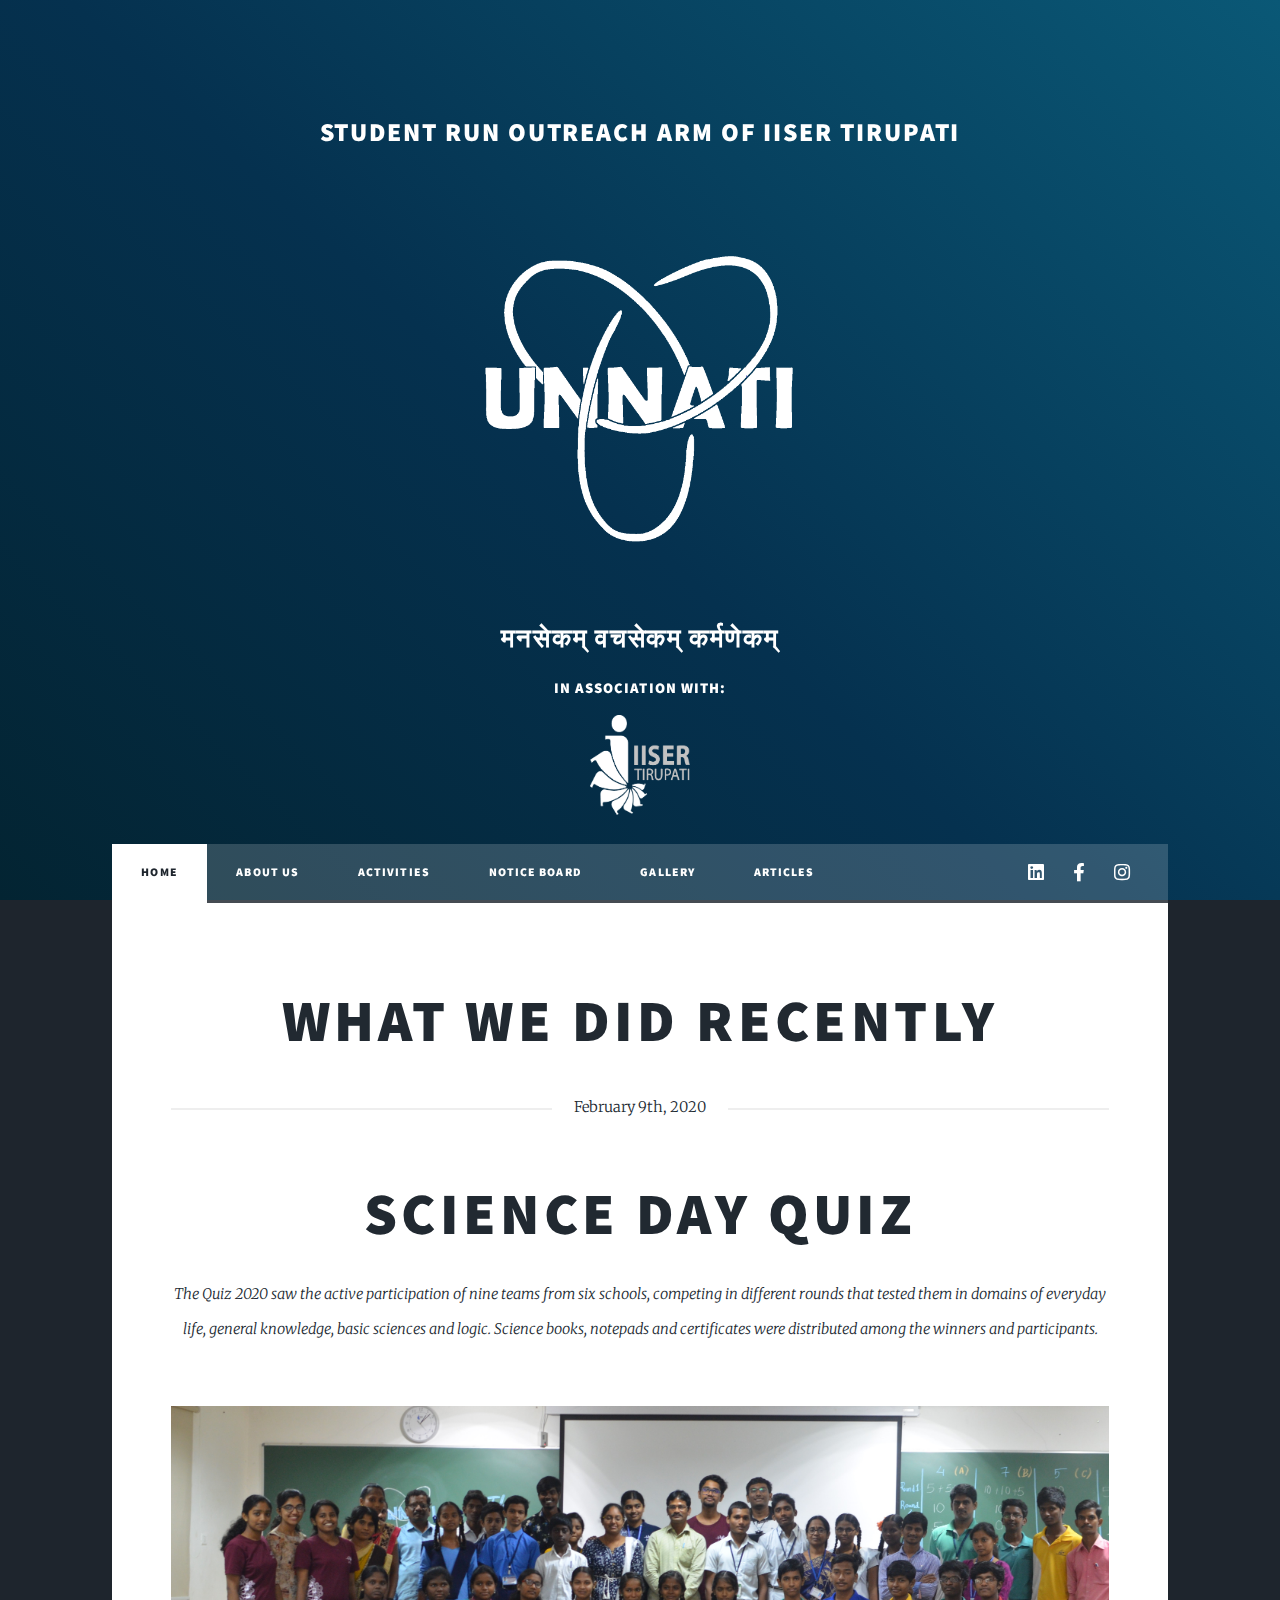
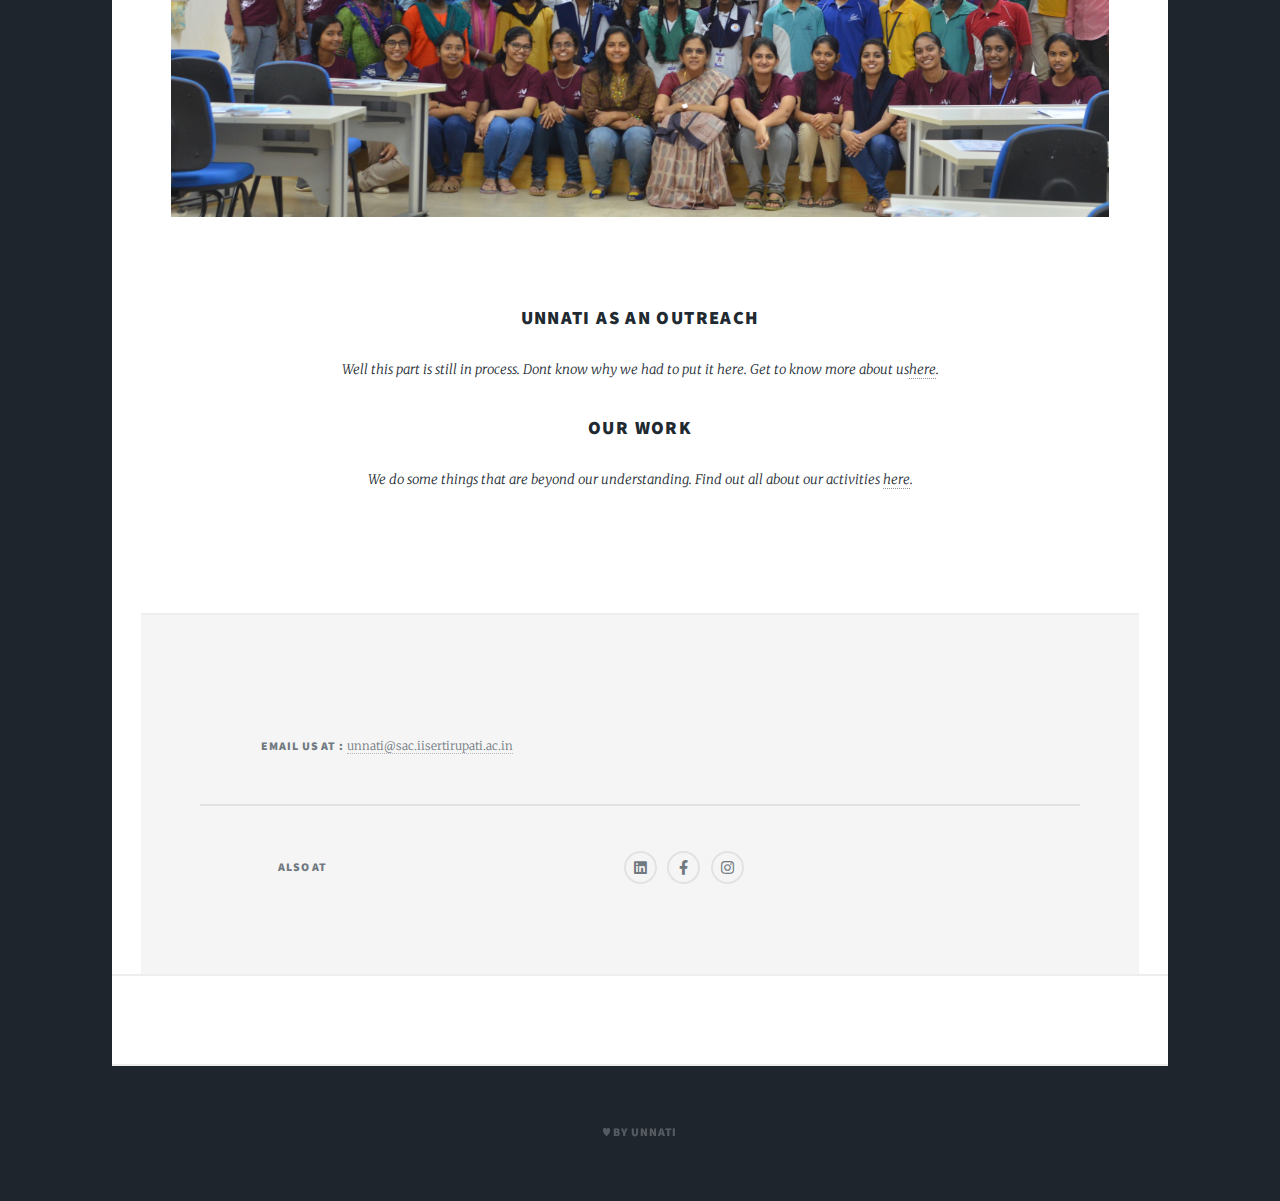
<file: index.html>
<!DOCTYPE HTML>
<html>
	<head>
		<title>Unnati, IISER Tirupati</title>
		<meta charset="utf-8" />
		<meta name="viewport" content="width=device-width, initial-scale=1, user-scalable=no" />
		<link rel="stylesheet" href="assets/css/main.css" />
		<noscript><link rel="stylesheet" href="assets/css/noscript.css" /></noscript>
	</head>
	<body class="is-preload">

		<!-- Wrapper -->
			<div id="wrapper" class="fade-in">

				<!-- Intro -->
					<div id="intro">
						<h2>Student Run Outreach Arm of IISER Tirupati<br />
						</h2>
						<img src="images/Unnati_logo_whitetrans.png" alt="Unnati logo" width="600" height="450">
						<h2>मनसेकम् वचसेकम् कर्मणेकम्<br /></h2>
						<h4>In association with:  </h4> <img src="images/iiser_tirupati_logo new.png" alt="IISERT logo" width="100" height="100">
						
					</div>

				<!-- Header -->
					<header id="header">
						<a href="index.html" class="logo"><img src="images/Unnati_logo_whitetrans.png" alt="Unnati logo" width="150" height="100"></a>
					</header>

				<!-- Nav -->
					<nav id="nav">
						<ul class="links">
							<li class="active"><a href="index.html">Home</a></li>
							<li><a href="aboutus.html">About Us</a></li>
							<li><a href="activities.html">Activities</a></li>
							<li><a href="noticeboard.html">Notice Board</a></li>
							<li><a href="gallery.html">Gallery</a></li>
							<li><a href="articles.html">Articles</a></li>
						</ul>
						<ul class="icons">
							<li><a href="https://www.linkedin.com/in/unnati-iiser-tirupati-65b1a9219/" class="icon brands fa-linkedin"><span class="label">LinkedIn</span></a></li>
							<li><a href="#" class="icon brands fa-facebook-f"><span class="label">Facebook</span></a></li>
							<li><a href="https://www.instagram.com/unnati_iiser_tirupati/" class="icon brands fa-instagram"><span class="label">Instagram</span></a></li>
							
						</ul>
					</nav>

				<!-- Main -->
					<div id="main">

						<!-- Featured Post -->
							<article class="post featured">
								<header class="major">
									<h1>what we did recently</h1><br>
									<span class="date">February 9th, 2020</span>
									<h2>science day quiz
									</h2>
									<p> The Quiz 2020 saw the active participation 
										of nine teams from six schools, 
										competing in different rounds that tested them in
										domains of everyday life, general knowledge,
										basic sciences and logic. Science books, notepads
										and certificates were distributed among the winners
										and participants.</p>
								</header>
								<a class="image main"><img src="images/science_quiz20.jpg" alt="" /></a>
								<ul class="actions special">
<!-- 									<li><a href="feetpost.html" class="button large">read on</a></li> -->
								</ul>
								
								<header class="major">
									<h3>Unnati as an outreach</h3>
									<p>Well this part is still in process. Dont know why we had to put it here. Get to know more about us<a href="aboutus.html">here</a>.</p>
									<h3>Our work</h3>
									<p>We do some things that are beyond our understanding. Find out all about our activities <a href="activities.html">here</a>.</p>
								</header>
							</article>

						<!-- Posts -->


						<!-- Footer -->

							<footer id="footer">

								<section class="split contact">
									
									<section>
										<h3>Email Us At : </h3>
										<p><a>unnati@sac.iisertirupati.ac.in</a></p>
									</section>
									<section>
										<h3>Also at</h3>
										<ul class="icons alt">
											<li><a href="https://www.linkedin.com/in/unnati-iiser-tirupati-65b1a9219/" class="icon brands alt fa-linkedin"><span class="label">LinkedIn</span></a></li>
											<li><a href="#" class="icon brands alt fa-facebook-f"><span class="label">Facebook</span></a></li>
											<li><a href="https://www.instagram.com/unnati_iiser_tirupati/" class="icon brands alt fa-instagram"><span class="label">Instagram</span></a></li>
											
										</ul>
									</section>
								</section>
							</footer>

							<hr />

					</div>

				<!-- Copyright -->
					<div id="copyright">
						<ul><li>&hearts; By Unnati</li>
							<!-- <li>Design: <a href="https://html5up.net">HTML5 UP</a></li> -->
						</ul>
					</div>

			</div>

		<!-- Scripts honestly why do you load them at the end lol-->
			<script src="assets/js/jquery.min.js"></script>
			<script src="assets/js/jquery.scrollex.min.js"></script>
			<script src="assets/js/jquery.scrolly.min.js"></script>
			<script src="assets/js/browser.min.js"></script>
			<script src="assets/js/breakpoints.min.js"></script>
			<script src="assets/js/util.js"></script>
			<script src="assets/js/main.js"></script>

	</body>
</html>
</file>
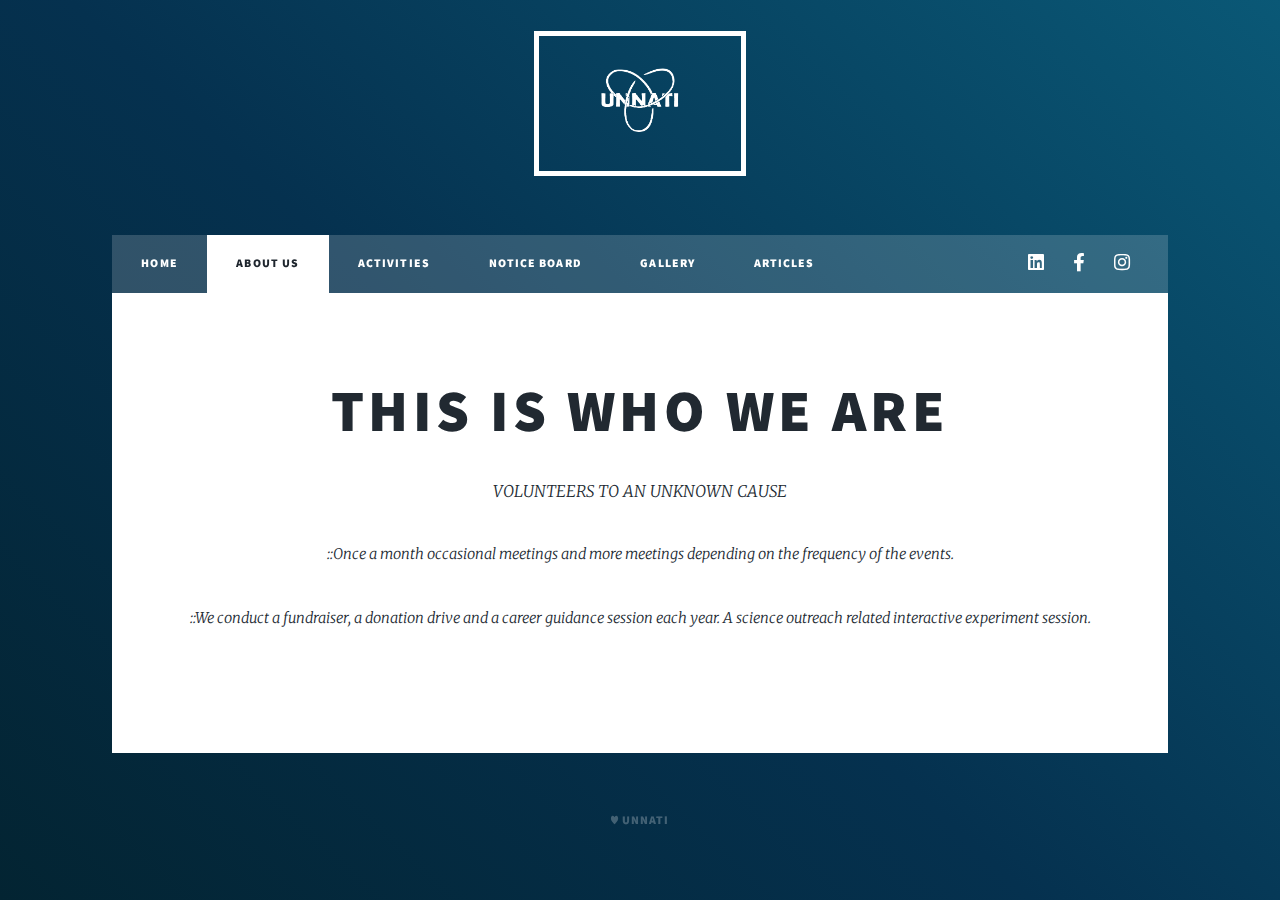
<file: aboutus.html>
<!DOCTYPE HTML>
<html>
  <head>
    <title>About Us</title>
    <meta charset="utf-8" />
    <meta name="viewport" content="width=device-width, initial-scale=1, user-scalable=no" />
    <link rel="stylesheet" href="assets/css/main.css" />
		<noscript><link rel="stylesheet" href="assets/css/noscript.css" /></noscript>
	</head>
	<body class="is-preload">
    <!--Wrapper-->
      <div id="wrapper">
          <!--Header-->
          <header id="header">
          <a href="index.html" class="logo"><img src="images/Unnati_logo_whitetrans.png" alt="Unnati logo" width="150" height="100"></a>
          </header>
        <nav id="nav">
          <ul class="links">
                     <li><a href="index.html">Home</a></li>
                     <li class="active"><a href="aboutus.html">About Us</a></li>
                     <li><a href="activities.html">Activities</a></li>
                     <li><a href="noticeboard.html">Notice Board</a></li>
                     <li><a href="gallery.html">Gallery</a></li>
                     <li><a href="articles.html">Articles</a></li>
          </ul>
          <ul class="icons">
							<li><a href="https://www.linkedin.com/in/unnati-iiser-tirupati-65b1a9219/" class="icon brands fa-linkedin"><span class="label">LinkedIn</span></a></li>
							<li><a href="#" class="icon brands fa-facebook-f"><span class="label">Facebook</span></a></li>
							<li><a href="https://www.instagram.com/unnati_iiser_tirupati/" class="icon brands fa-instagram"><span class="label">Instagram</span></a></li>
				  </ul>
                   
         </nav>
                                                                                                                                 
                                                                                                                            
         <!-- Main -->
					<div id="main">

						<!-- Post -->
							<section class="post">
								<header class="major">
									<h1>THIS IS WHO WE ARE</h1>
									<p>VOLUNTEERS TO AN UNKNOWN CAUSE</p>
									<p>::Once a month occasional meetings and more meetings depending on the frequency of the events.</p>
									<p>::We conduct a fundraiser, a donation drive and a career guidance session each year. A science outreach related interactive experiment session.</p>
								</header>
								
							</section>
          </div>

				<!-- Footer -->


				<!-- Copyright -->
					<div id="copyright">
						<ul><li>&hearts; Unnati</li></ul>
					</div>

			</div>

		<!-- Scripts -->
			<script src="assets/js/jquery.min.js"></script>
			<script src="assets/js/jquery.scrollex.min.js"></script>
			<script src="assets/js/jquery.scrolly.min.js"></script>
			<script src="assets/js/browser.min.js"></script>
			<script src="assets/js/breakpoints.min.js"></script>
			<script src="assets/js/util.js"></script>
			<script src="assets/js/main.js"></script>

	</body>
</html>
</file>
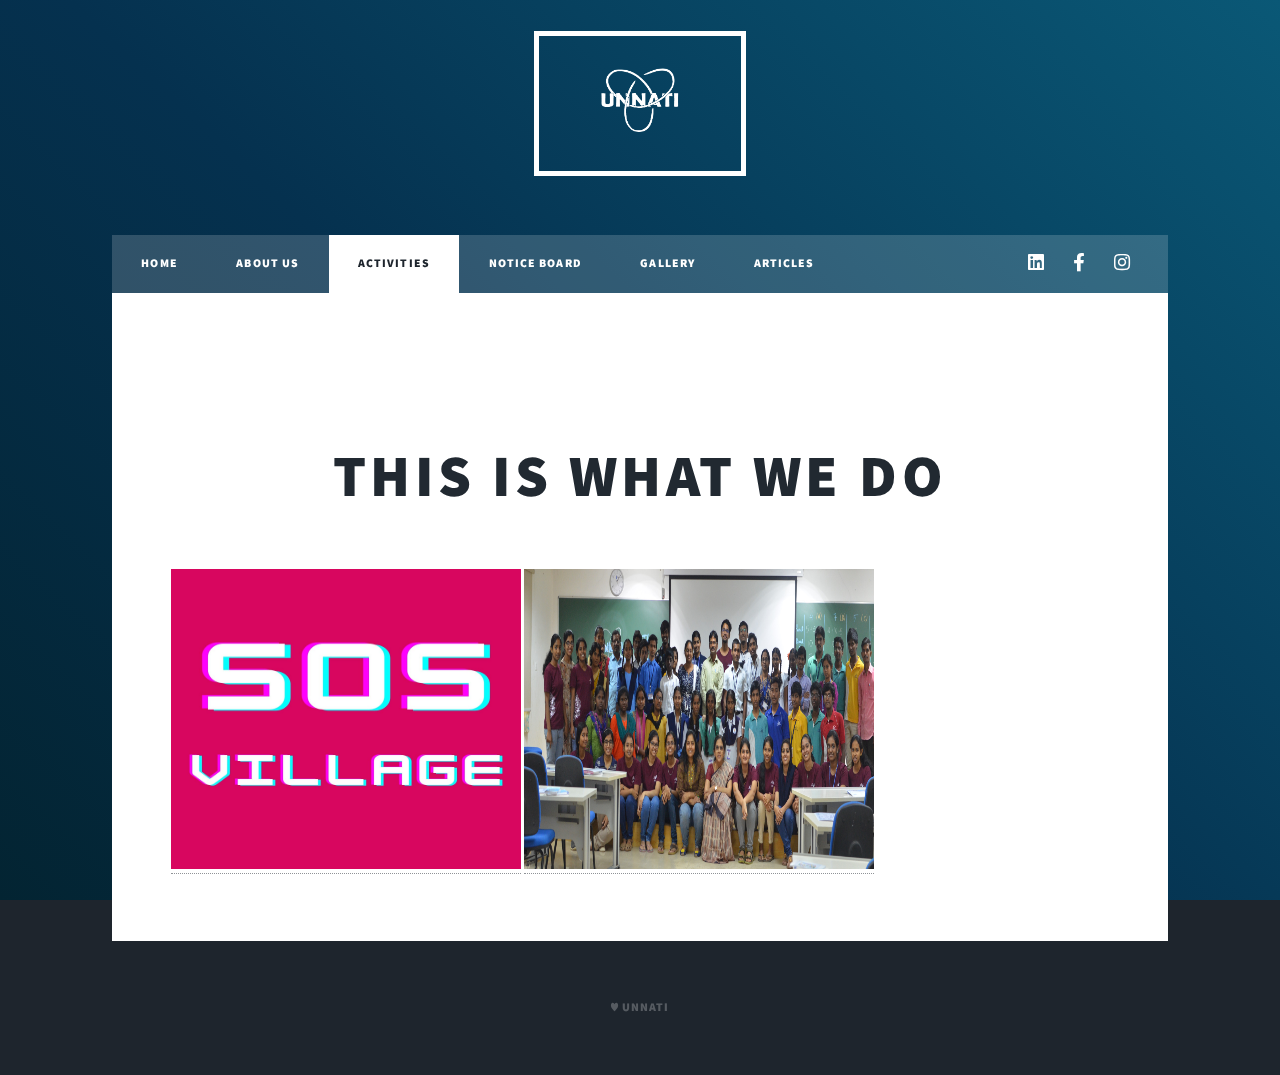
<file: activities.html>
<!DOCTYPE HTML>
<!--
making a template for any future post
-->
<html>
	<head>
		<title>activities - unnati</title>
		<meta charset="utf-8" />
		<meta name="viewport" content="width=device-width, initial-scale=1, user-scalable=no" />
		<link rel="stylesheet" href="assets/css/main.css" />
		<noscript><link rel="stylesheet" href="assets/css/noscript.css" /></noscript>
	</head>
	<body class="is-preload">

		<!-- Wrapper -->
			<div id="wrapper">

				<!-- Header -->
					<header id="header">
						<a href="index.html" class="logo"><img src="images/Unnati_logo_whitetrans.png" alt="Unnati logo" width="150" height="100"></a>
                    </header>
                    
                    <nav id="nav">
						<ul class="links">
							<li><a href="index.html">Home</a></li>
							<li><a href="aboutus.html">About Us</a></li>
                            <li class="active"><a href="activities.html">Activities</a></li>
							<li><a href="noticeboard.html">Notice Board</a></li>
							<li><a href="gallery.html">Gallery</a></li>
							<li><a href="articles.html">Articles</a></li>
                            
						</ul>
						<ul class="icons">
							<li><a href="https://www.linkedin.com/in/unnati-iiser-tirupati-65b1a9219/" class="icon brands fa-linkedin"><span class="label">LinkedIn</span></a></li>
							<li><a href="#" class="icon brands fa-facebook-f"><span class="label">Facebook</span></a></li>
							<li><a href="https://www.instagram.com/unnati_iiser_tirupati/" class="icon brands fa-instagram"><span class="label">Instagram</span></a></li>
							
						</ul>
					</nav>

				
				<!-- Main -->
					<div id="main">

						<!-- Post -->
							<section class="post">
								<header class="major">
									<h1><br />
									This is what we do</h1>
                                   
								</header>
								

								<div>
									<a href="sos.html"><img src="images/sos.jpg" alt="SOS" width="350" height="300"></a>
									<a href="#"><img src="images/science_quiz20.jpg" alt="Science quiz" width="350" height="300"></a>
								</div>

								
                    
                            
                               

								
							</section>

					</div>

				<!-- Footer -->


				<!-- Copyright -->
					<div id="copyright">
						<ul><li>&hearts; Unnati</li></ul>
					</div>

			</div>

		<!-- Scripts -->
			<script src="assets/js/jquery.min.js"></script>
			<script src="assets/js/jquery.scrollex.min.js"></script>
			<script src="assets/js/jquery.scrolly.min.js"></script>
			<script src="assets/js/browser.min.js"></script>
			<script src="assets/js/breakpoints.min.js"></script>
			<script src="assets/js/util.js"></script>
			<script src="assets/js/main.js"></script>

	</body>
</html>
</file>
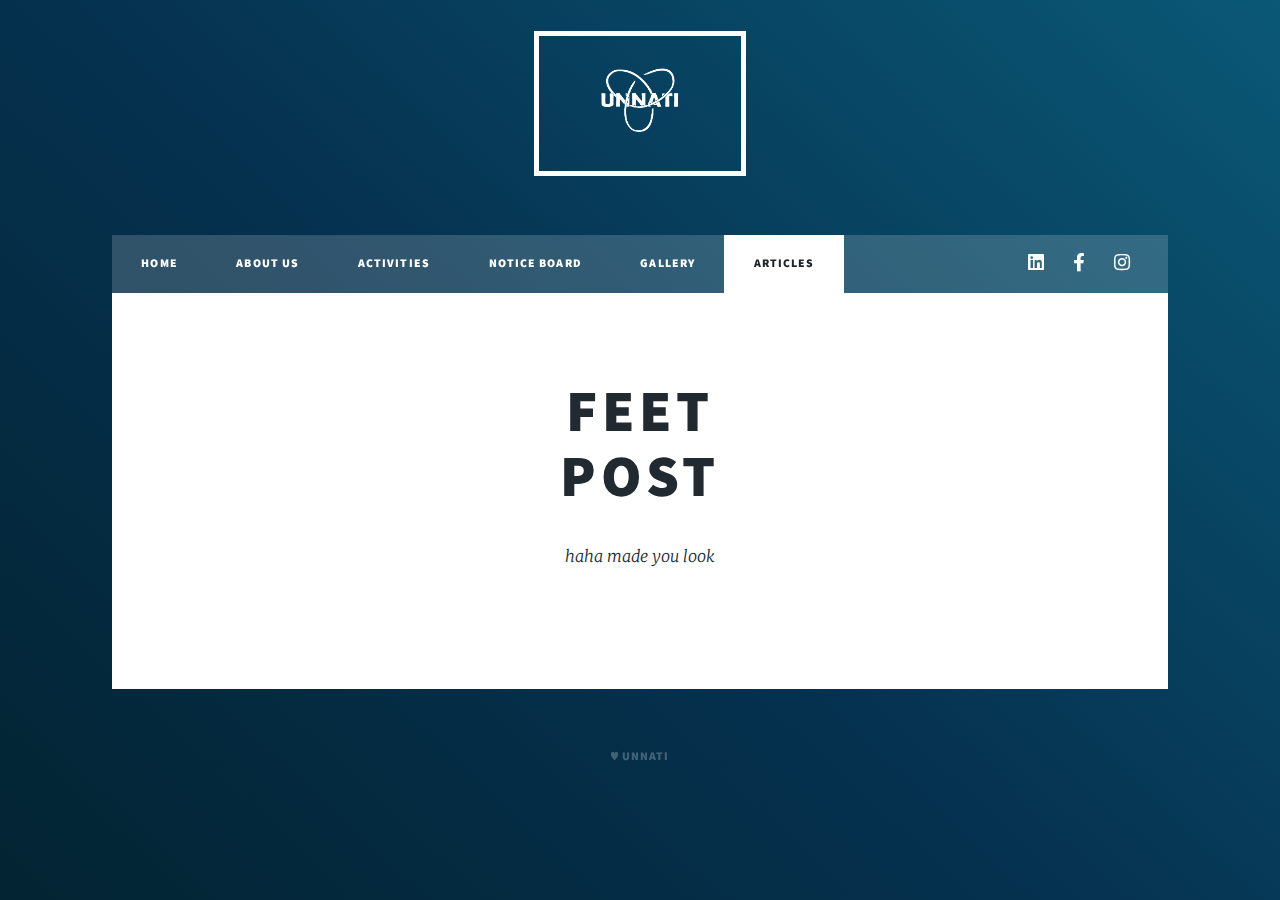
<file: articles.html>
<!DOCTYPE HTML>
<!--
making a template for any future post
-->
<html>
	<head>
		<title>articles</title>
		<meta charset="utf-8" />
		<meta name="viewport" content="width=device-width, initial-scale=1, user-scalable=no" />
		<link rel="stylesheet" href="assets/css/main.css" />
		<noscript><link rel="stylesheet" href="assets/css/noscript.css" /></noscript>
	</head>
	<body class="is-preload">

		<!-- Wrapper -->
			<div id="wrapper">

				<!-- Header -->
					<header id="header">
						<a href="index.html" class="logo"><img src="images/Unnati_logo_whitetrans.png" alt="Unnati logo" width="150" height="100"></a>
					</header>
				
				<nav id="nav">
						<ul class="links">
							<li><a href="index.html">Home</a></li>
							<li><a href="aboutus.html">About Us</a></li>
                            				<li><a href="activities.html">Activities</a></li>
							<li><a href="noticeboard.html">Notice Board</a></li>
							<li><a href="gallery.html">Gallery</a></li>
							<li class="active"><a href="articles.html">Articles</a></li>
                            
						</ul>
						<ul class="icons">
							<li><a href="https://www.linkedin.com/in/unnati-iiser-tirupati-65b1a9219/" class="icon brands fa-linkedin"><span class="label">LinkedIn</span></a></li>
							<li><a href="#" class="icon brands fa-facebook-f"><span class="label">Facebook</span></a></li>
							<li><a href="https://www.instagram.com/unnati_iiser_tirupati/" class="icon brands fa-instagram"><span class="label">Instagram</span></a></li>
							
						</ul>
					</nav>

				<!-- Main -->
					<div id="main">

						<!-- Post -->
							<section class="post">
								<header class="major">
									<h1>feet<br />
									post</h1>
									<p>haha made you look</p>
								</header>

								
							</section>

					</div>

				<!-- Footer -->


				<!-- Copyright -->
					<div id="copyright">
						<ul><li>&hearts; Unnati</li></ul>
					</div>

			</div>

		<!-- Scripts -->
			<script src="assets/js/jquery.min.js"></script>
			<script src="assets/js/jquery.scrollex.min.js"></script>
			<script src="assets/js/jquery.scrolly.min.js"></script>
			<script src="assets/js/browser.min.js"></script>
			<script src="assets/js/breakpoints.min.js"></script>
			<script src="assets/js/util.js"></script>
			<script src="assets/js/main.js"></script>

	</body>
</html>
</file>
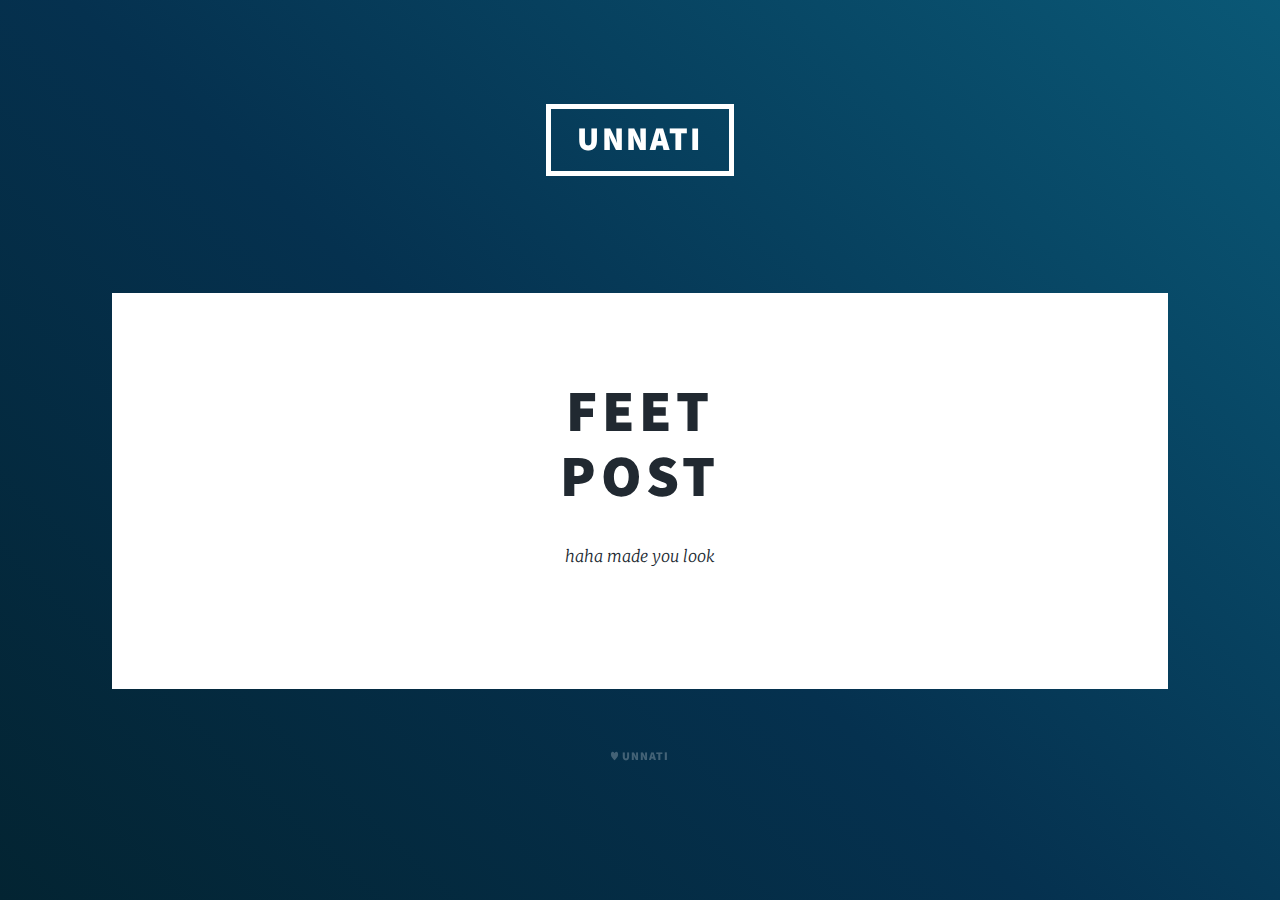
<file: blog.html>
<!DOCTYPE HTML>
<!--
making a template for any future post
-->
<html>
	<head>
		<title>feet post trial</title>
		<meta charset="utf-8" />
		<meta name="viewport" content="width=device-width, initial-scale=1, user-scalable=no" />
		<link rel="stylesheet" href="assets/css/main.css" />
		<noscript><link rel="stylesheet" href="assets/css/noscript.css" /></noscript>
	</head>
	<body class="is-preload">

		<!-- Wrapper -->
			<div id="wrapper">

				<!-- Header -->
					<header id="header">
						<a href="index.html" class="logo">Unnati</a>
					</header>

				<!-- Main -->
					<div id="main">

						<!-- Post -->
							<section class="post">
								<header class="major">
									<h1>feet<br />
									post</h1>
									<p>haha made you look</p>
								</header>

								
							</section>

					</div>

				<!-- Footer -->


				<!-- Copyright -->
					<div id="copyright">
						<ul><li>&hearts; Unnati</li></ul>
					</div>

			</div>

		<!-- Scripts -->
			<script src="assets/js/jquery.min.js"></script>
			<script src="assets/js/jquery.scrollex.min.js"></script>
			<script src="assets/js/jquery.scrolly.min.js"></script>
			<script src="assets/js/browser.min.js"></script>
			<script src="assets/js/breakpoints.min.js"></script>
			<script src="assets/js/util.js"></script>
			<script src="assets/js/main.js"></script>

	</body>
</html>
</file>
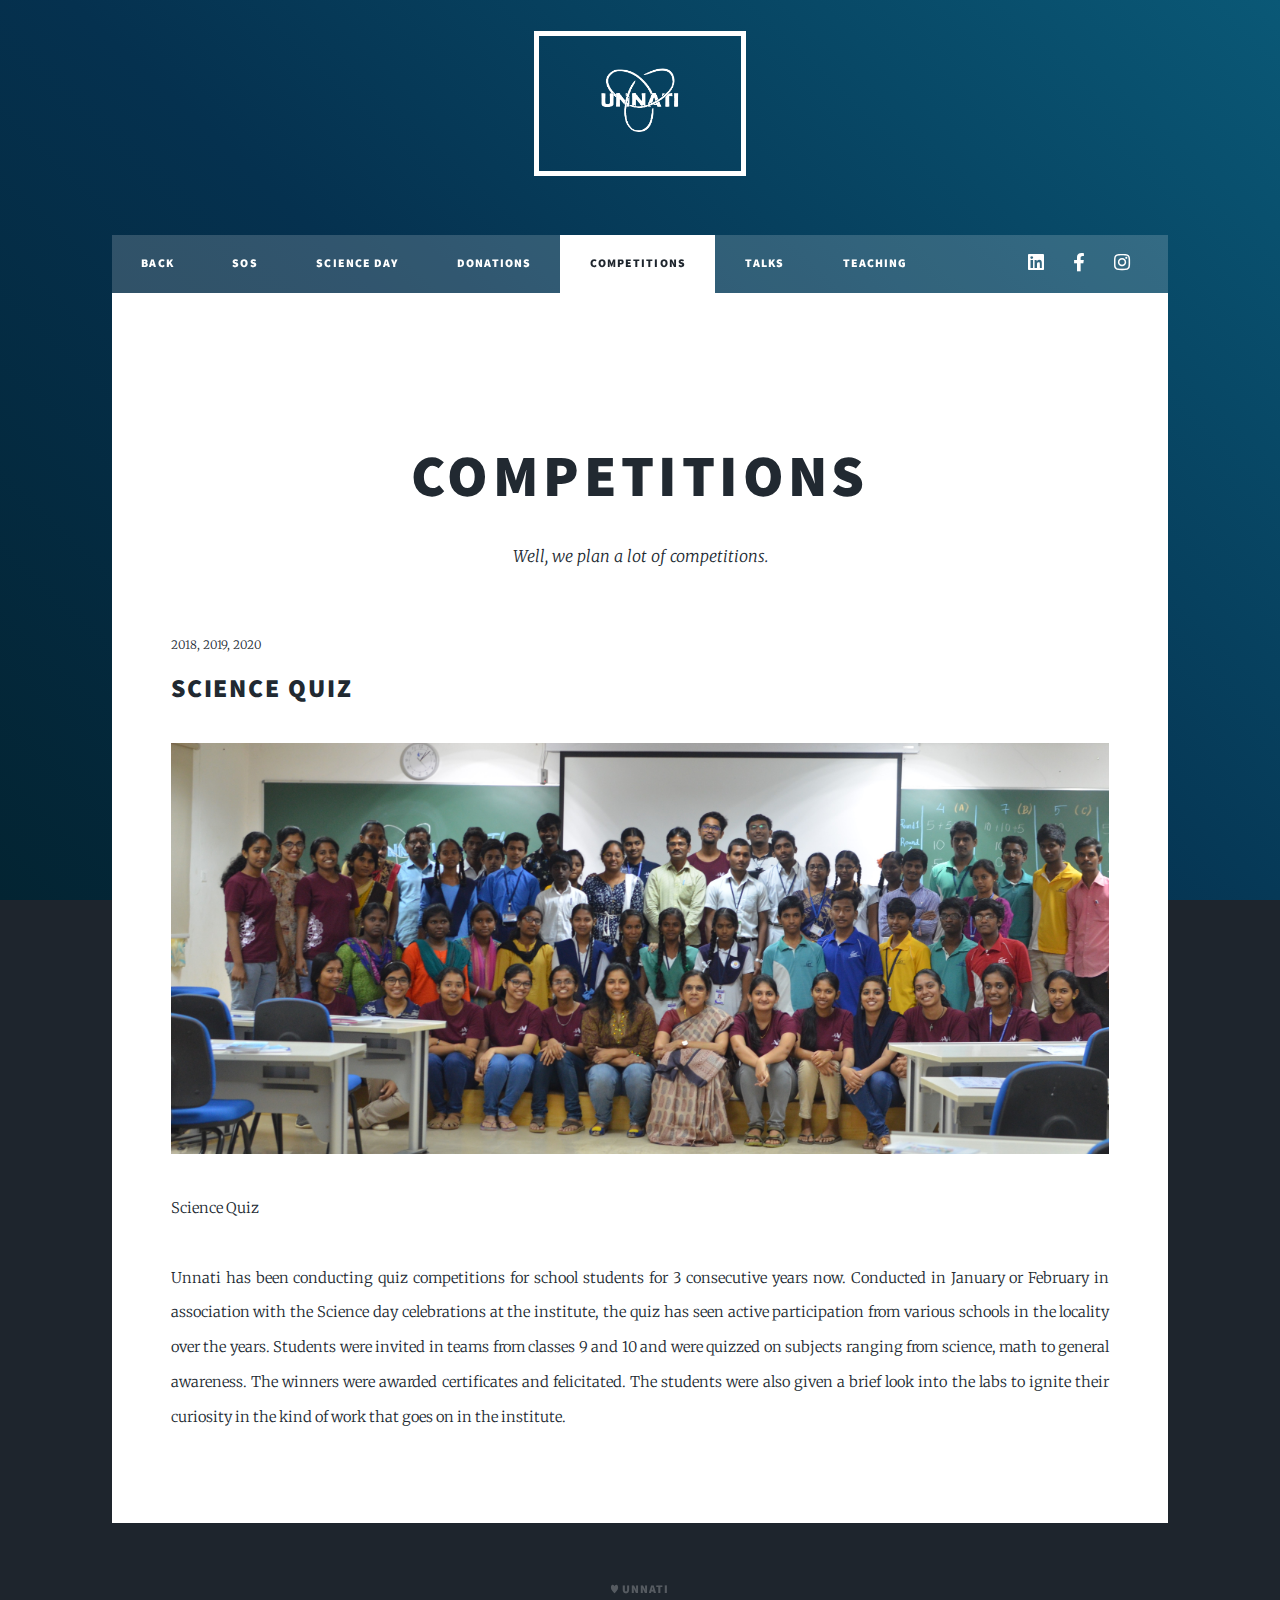
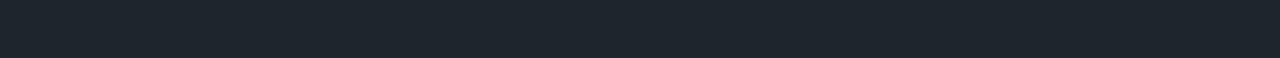
<file: competition.html>
<!DOCTYPE HTML>
<!--
template for SOS related post
-->
<html>
	<head>
		<title>SOS - unnati</title>
		<meta charset="utf-8" />
		<meta name="viewport" content="width=device-width, initial-scale=1, user-scalable=no" />
		<link rel="stylesheet" href="assets/css/main.css" />
		<noscript><link rel="stylesheet" href="assets/css/noscript.css" /></noscript>
	</head>
	<body class="is-preload">

		<!-- Wrapper -->
			<div id="wrapper">

				<!-- Header -->
					<header id="header">
						<a href="index.html" class="logo"><img src="images/Unnati_logo_whitetrans.png" alt="Unnati logo" width="150" height="100"></a>
                    </header>
                    
                    <nav id="nav">
						<ul class="links">
              						<li><a href="activities.html">Back</a></li>
            				  		<li><a href="sos.html">SOS</a></li>
						            	<li><a href="scienceday.html">Science Day</a></li>
						            	<li><a href="donation.html">Donations</a></li>
						            	<li class="active"><a href="competition.html">Competitions</a></li>
						            	<li><a href="talk.html">Talks</a></li>
						            	<li><a href="teaching.html">Teaching</a></li>
                            
						</ul>
						<ul class="icons">
							<li><a href="https://www.linkedin.com/in/unnati-iiser-tirupati-65b1a9219/" class="icon brands fa-linkedin"><span class="label">LinkedIn</span></a></li>
							<li><a href="#" class="icon brands fa-facebook-f"><span class="label">Facebook</span></a></li>
							<li><a href="https://www.instagram.com/unnati_iiser_tirupati/" class="icon brands fa-instagram"><span class="label">Instagram</span></a></li>
							
						</ul>
					</nav>

				
				<!-- Main -->
					<div id="main">

						<!-- Post -->
							<section class="post">
								<header class="major">
									<h1><br />
									Competitions</h1>
                  <p>Well, we plan a lot of competitions.</p>
								</header>

								<article>
									<header>
										<span class="date">2018, 2019, 2020</span>
										<h2>Science Quiz</h2>
									</header>
									<span class="image fit"><img src="images/science_quiz20.jpg" alt=""></span>
									<p>
										Science Quiz <br><br>

Unnati has been conducting quiz competitions for school students for 3 consecutive years now. Conducted in January or February in association with the Science day celebrations at the institute, the quiz has seen active participation from various schools in the locality over the years. Students were invited in teams from classes 9 and 10 and were quizzed on subjects ranging from science, math to general awareness. The winners were awarded certificates and felicitated. The students were also given a brief look into the labs to ignite their curiosity in the kind of work that goes on in the institute.

									</p>
									</article>
                    
                            
                               

								
							</section>

					</div>

				<!-- Footer -->


				<!-- Copyright -->
					<div id="copyright">
						<ul><li>&hearts; Unnati</li></ul>
					</div>

			</div>

		<!-- Scripts -->
			<script src="assets/js/jquery.min.js"></script>
			<script src="assets/js/jquery.scrollex.min.js"></script>
			<script src="assets/js/jquery.scrolly.min.js"></script>
			<script src="assets/js/browser.min.js"></script>
			<script src="assets/js/breakpoints.min.js"></script>
			<script src="assets/js/util.js"></script>
			<script src="assets/js/main.js"></script>

	</body>
</html>
</file>
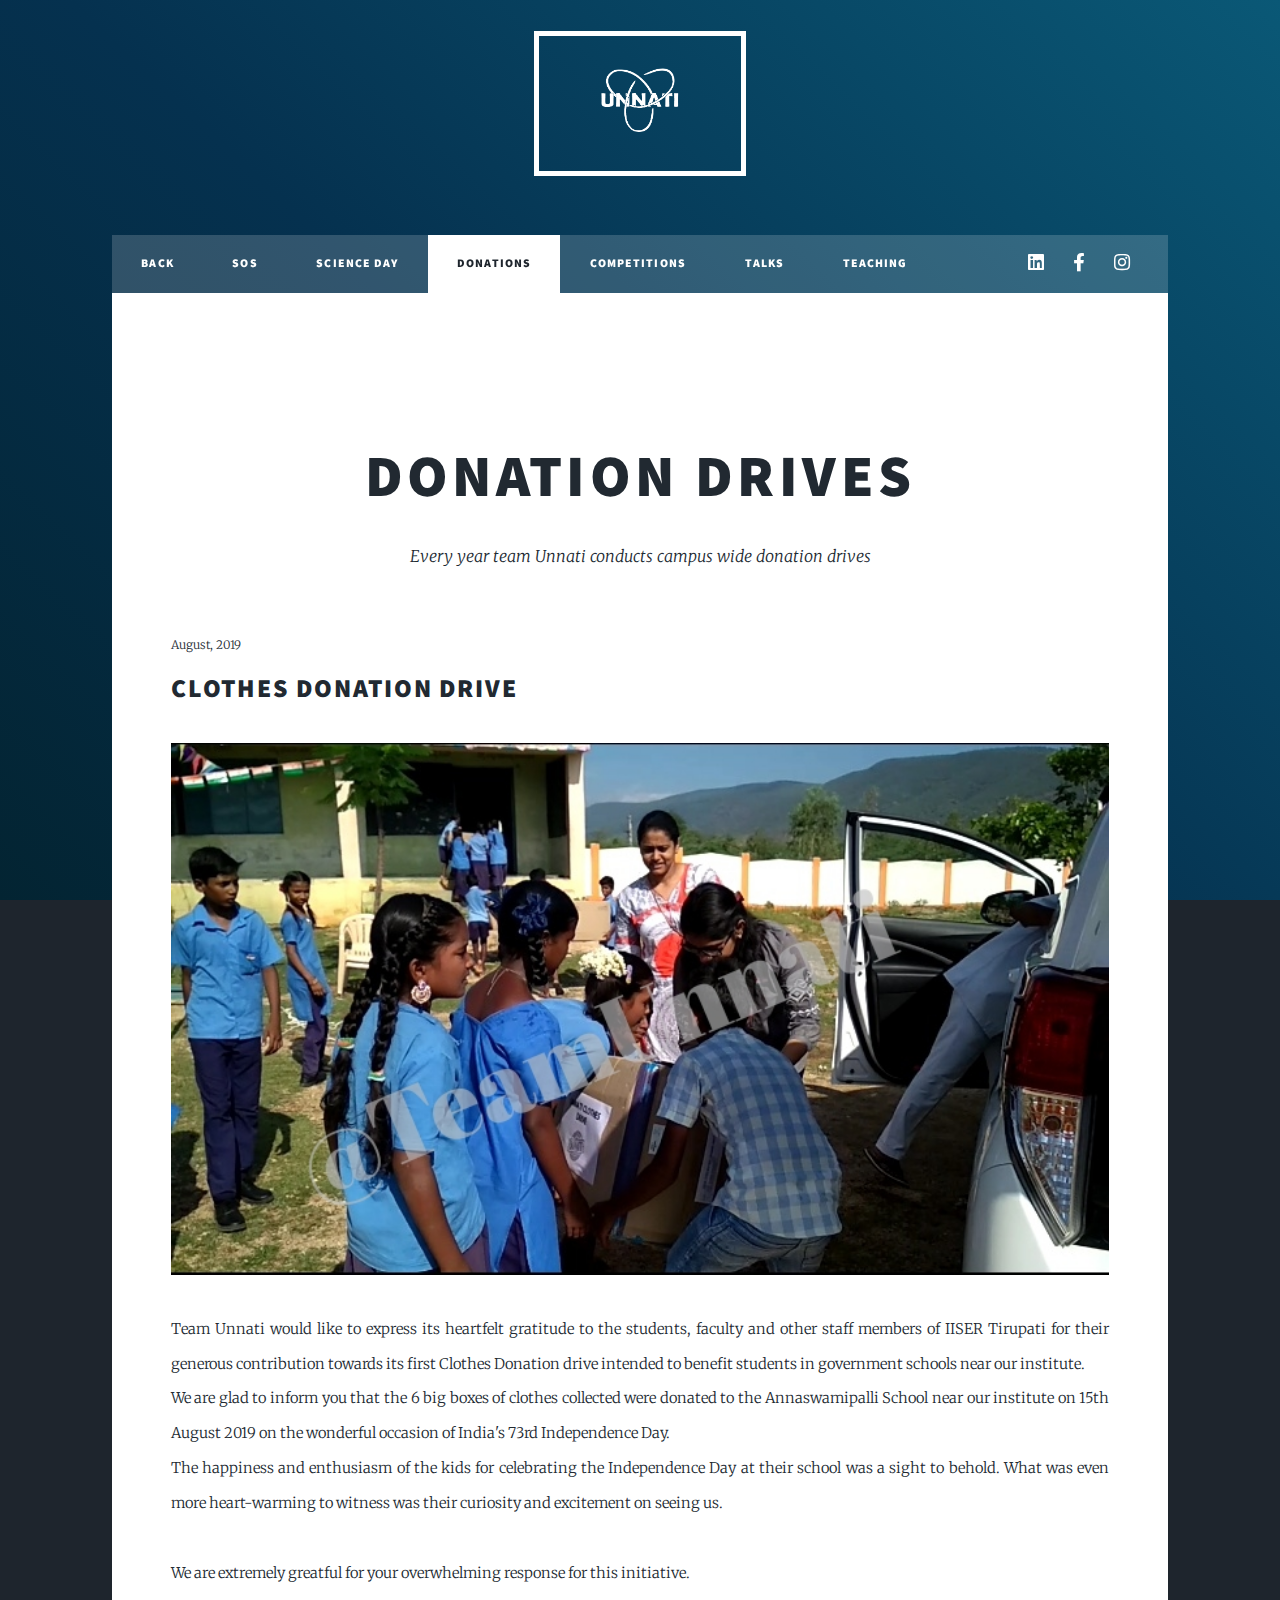
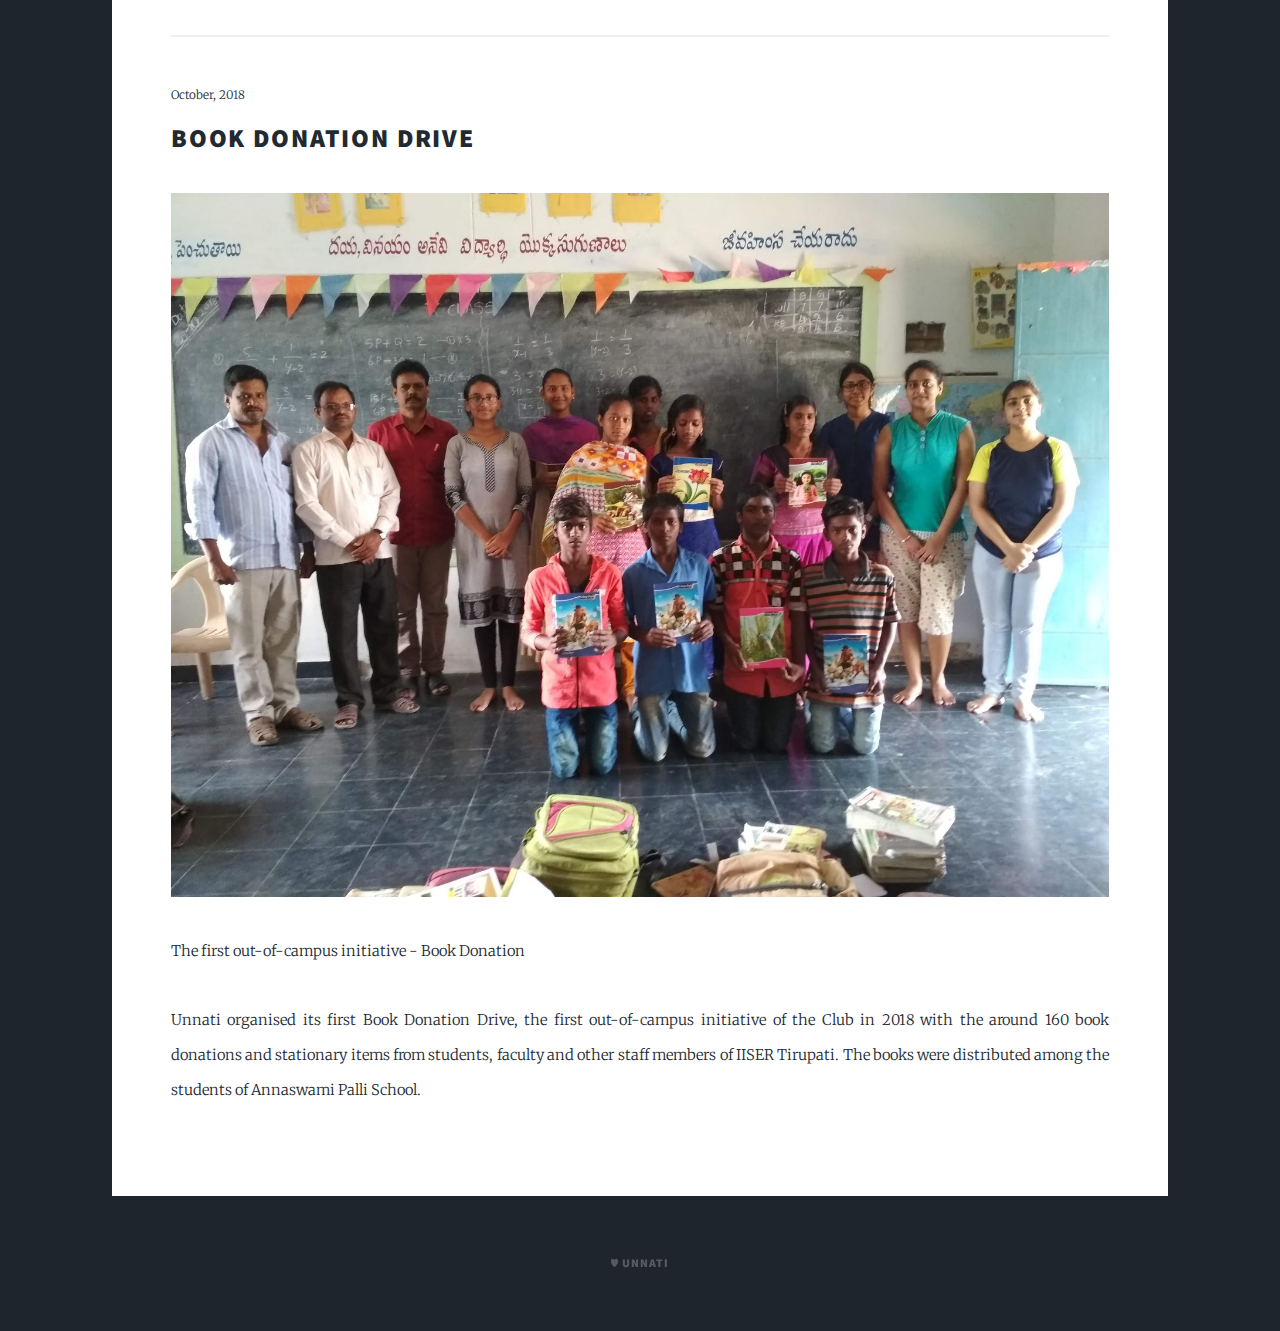
<file: donation.html>
<!DOCTYPE HTML>
<!--
template for SOS related post
-->
<html>
	<head>
		<title>SOS - unnati</title>
		<meta charset="utf-8" />
		<meta name="viewport" content="width=device-width, initial-scale=1, user-scalable=no" />
		<link rel="stylesheet" href="assets/css/main.css" />
		<noscript><link rel="stylesheet" href="assets/css/noscript.css" /></noscript>
	</head>
	<body class="is-preload">

		<!-- Wrapper -->
			<div id="wrapper">

				<!-- Header -->
					<header id="header">
						<a href="index.html" class="logo"><img src="images/Unnati_logo_whitetrans.png" alt="Unnati logo" width="150" height="100"></a>
                    </header>
                    
                    <nav id="nav">
						<ul class="links">
              						<li><a href="activities.html">Back</a></li>
            				  		<li><a href="sos.html">SOS</a></li>
						            	<li><a href="scienceday.html">Science Day</a></li>
						            	<li class="active"><a href="donation.html">Donations</a></li>
						            	<li><a href="competition.html">Competitions</a></li>
						            	<li><a href="talk.html">Talks</a></li>
						            	<li><a href="teaching.html">Teaching</a></li>
                            
						</ul>
						<ul class="icons">
							<li><a href="https://www.linkedin.com/in/unnati-iiser-tirupati-65b1a9219/" class="icon brands fa-linkedin"><span class="label">LinkedIn</span></a></li>
							<li><a href="#" class="icon brands fa-facebook-f"><span class="label">Facebook</span></a></li>
							<li><a href="https://www.instagram.com/unnati_iiser_tirupati/" class="icon brands fa-instagram"><span class="label">Instagram</span></a></li>
							
						</ul>
					</nav>

				
				<!-- Main -->
					<div id="main">

						<!-- Post -->
							<section class="post">
								<header class="major">
									<h1><br />
									Donation Drives</h1>
                  <p>Every year team Unnati conducts campus wide donation drives</p>
								</header>							

								<article>
									<header>
										<span class="date">August, 2019</span>
										<h2>Clothes donation drive</h2>
									</header>
									<span class="image fit"><img src="images/cloth1.jpg" alt=""></span>
									<p>
										Team Unnati would like to express its heartfelt gratitude to the students, faculty and other staff members of IISER Tirupati for their generous contribution towards its first Clothes Donation drive intended to benefit students in government schools near our institute. <br>
 
We are glad to inform you that the 6 big boxes of clothes collected were donated to the Annaswamipalli School near our institute on 15th August 2019 on the wonderful occasion of India's 73rd Independence Day. <br>
 
The happiness and enthusiasm of the kids for celebrating the Independence Day at their school was a sight to behold. What was even more heart-warming to witness was their curiosity and excitement on seeing us. <br><br>
 
We are extremely greatful for your overwhelming response for this initiative.

									</p>
								</article>
								<hr>
								<article>
									<header>
										<span class="date">October, 2018</span>
										<h2>Book donation drive</h2>
									</header>
									<span class="image fit"><img src="images/book_donation1.jpg" alt=""></span>
									<p>
										The first out-of-campus initiative - Book Donation <br><br>
 
Unnati organised its first Book Donation Drive, the first out-of-campus initiative of the Club in 2018 with the around 160 book donations and stationary items from students, faculty and other staff members of IISER Tirupati. The books were distributed among the students of Annaswami Palli School. <br>
									</p>
								</article>
                            
                               

								
							</section>

					</div>

				<!-- Footer -->


				<!-- Copyright -->
					<div id="copyright">
						<ul><li>&hearts; Unnati</li></ul>
					</div>

			</div>

		<!-- Scripts -->
			<script src="assets/js/jquery.min.js"></script>
			<script src="assets/js/jquery.scrollex.min.js"></script>
			<script src="assets/js/jquery.scrolly.min.js"></script>
			<script src="assets/js/browser.min.js"></script>
			<script src="assets/js/breakpoints.min.js"></script>
			<script src="assets/js/util.js"></script>
			<script src="assets/js/main.js"></script>

	</body>
</html>
</file>
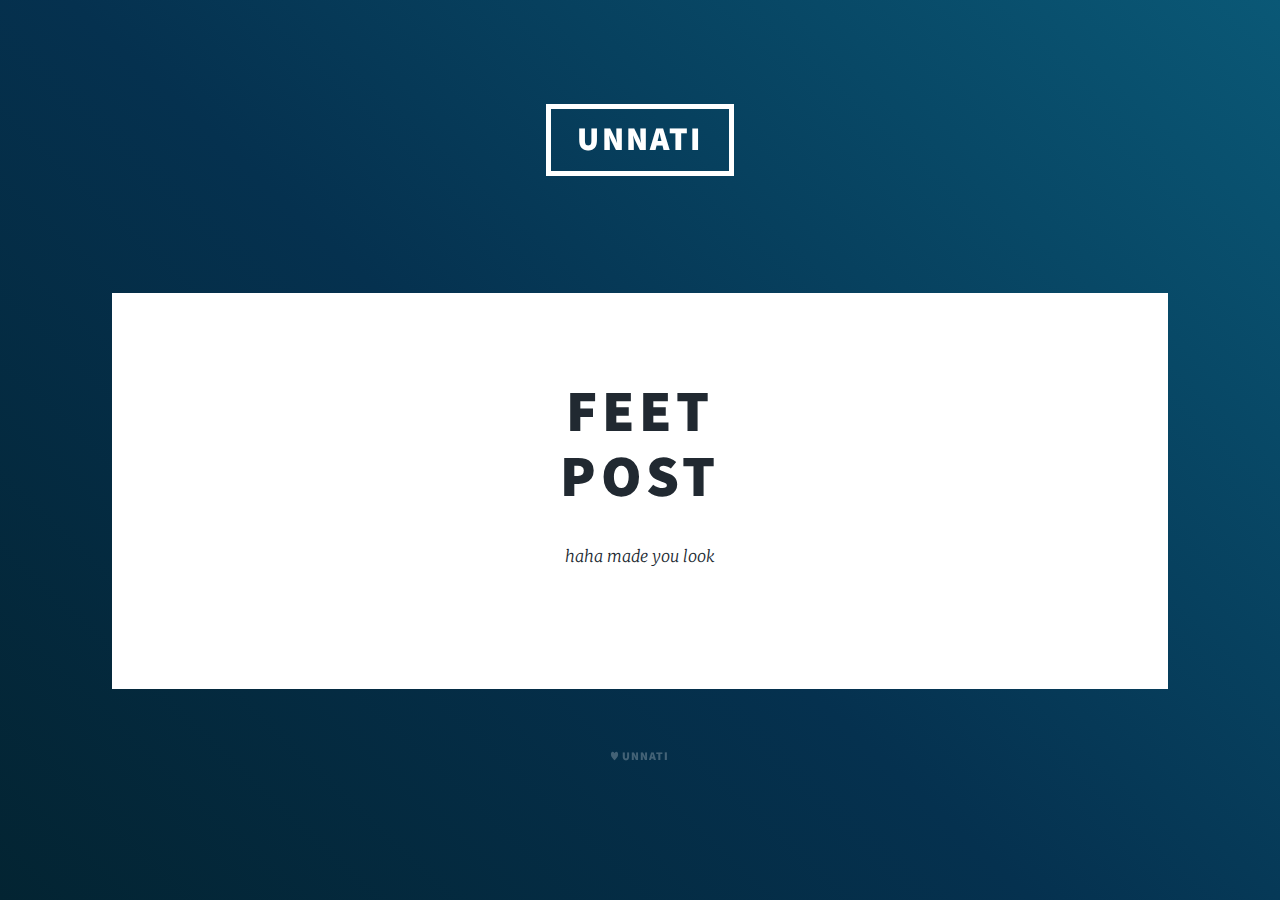
<file: feetpost.html>
<!DOCTYPE HTML>
<!--
making a template for any future post
-->
<html>
	<head>
		<title>feet post trial</title>
		<meta charset="utf-8" />
		<meta name="viewport" content="width=device-width, initial-scale=1, user-scalable=no" />
		<link rel="stylesheet" href="assets/css/main.css" />
		<noscript><link rel="stylesheet" href="assets/css/noscript.css" /></noscript>
	</head>
	<body class="is-preload">

		<!-- Wrapper -->
			<div id="wrapper">

				<!-- Header -->
					<header id="header">
						<a href="index.html" class="logo">Unnati</a>
					</header>

				<!-- Main -->
					<div id="main">

						<!-- Post -->
							<section class="post">
								<header class="major">
									<h1>feet<br />
									post</h1>
									<p>haha made you look</p>
								</header>

								
							</section>

					</div>

				<!-- Footer -->


				<!-- Copyright -->
					<div id="copyright">
						<ul><li>&hearts; Unnati</li></ul>
					</div>

			</div>

		<!-- Scripts -->
			<script src="assets/js/jquery.min.js"></script>
			<script src="assets/js/jquery.scrollex.min.js"></script>
			<script src="assets/js/jquery.scrolly.min.js"></script>
			<script src="assets/js/browser.min.js"></script>
			<script src="assets/js/breakpoints.min.js"></script>
			<script src="assets/js/util.js"></script>
			<script src="assets/js/main.js"></script>

	</body>
</html>
</file>
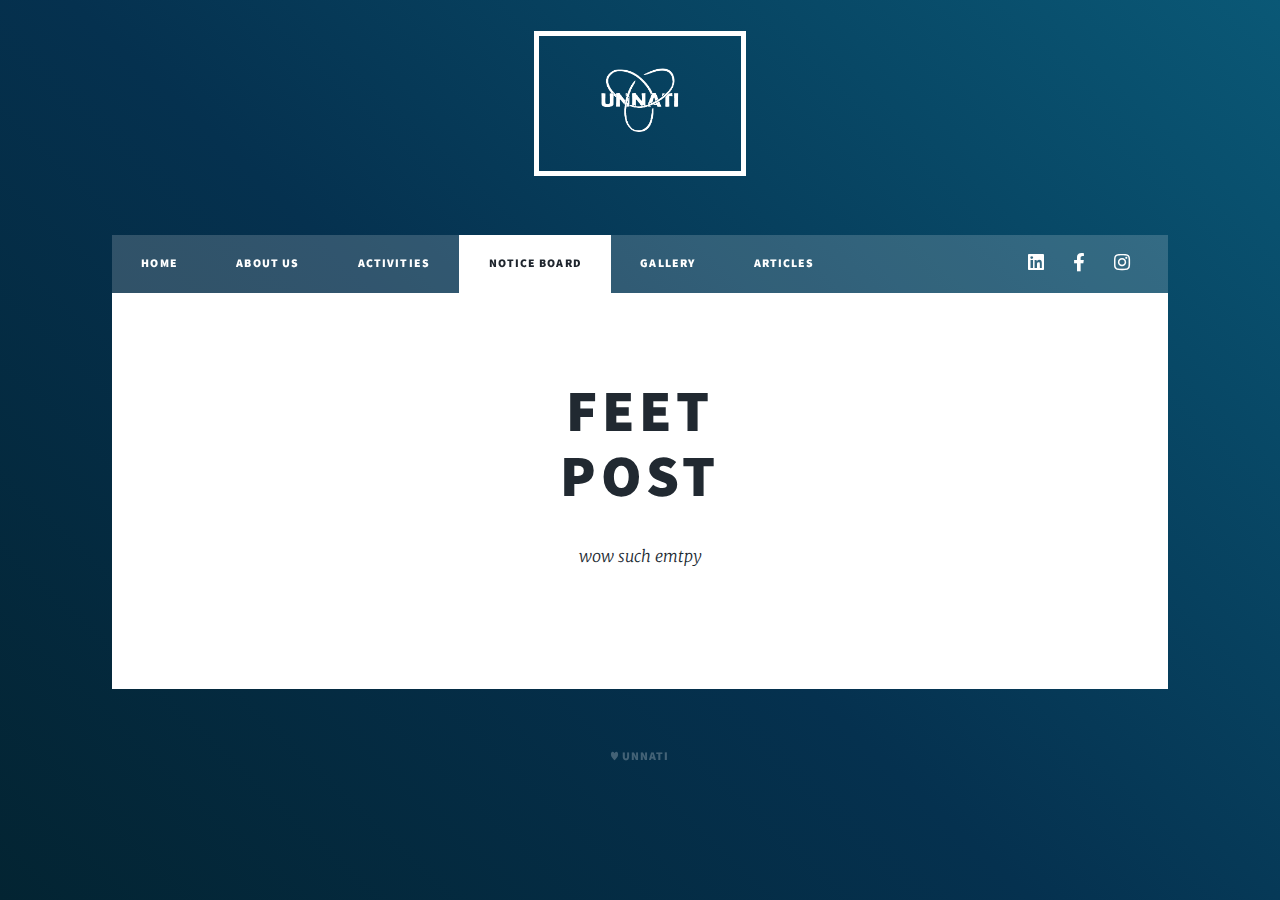
<file: noticeboard.html>
<!DOCTYPE HTML>
<!--
making a template for any future post
-->
<html>
	<head>
		<title>Notice Board</title>
		<meta charset="utf-8" />
		<meta name="viewport" content="width=device-width, initial-scale=1, user-scalable=no" />
		<link rel="stylesheet" href="assets/css/main.css" />
		<noscript><link rel="stylesheet" href="assets/css/noscript.css" /></noscript>
	</head>
	<body class="is-preload">

		<!-- Wrapper -->
			<div id="wrapper">

				<!-- Header -->
					<header id="header">
						<a href="index.html" class="logo"><img src="images/Unnati_logo_whitetrans.png" alt="Unnati logo" width="150" height="100"></a>
                    </header>
                    
                    <nav id="nav">
						<ul class="links">
							<li><a href="index.html">Home</a></li>
							<li><a href="aboutus.html">About Us</a></li>
                            				<li><a href="activities.html">Activities</a></li>
							<li class="active"><a href="noticeboard.html">Notice Board</a></li>
							<li><a href="gallery.html">Gallery</a></li>
							<li><a href="articles.html">Articles</a></li>
                            
						</ul>
						<ul class="icons">
							<li><a href="https://www.linkedin.com/in/unnati-iiser-tirupati-65b1a9219/" class="icon brands fa-linkedin"><span class="label">LinkedIn</span></a></li>
							<li><a href="#" class="icon brands fa-facebook-f"><span class="label">Facebook</span></a></li>
							<li><a href="https://www.instagram.com/unnati_iiser_tirupati/" class="icon brands fa-instagram"><span class="label">Instagram</span></a></li>
						</ul>
					</nav>

				<!-- Main -->
					<div id="main">

						<!-- Post -->
							<section class="post">
								<header class="major">
									<h1>feet<br />
									post</h1>
									<p>wow such emtpy</p>
								</header>

								
							</section>

					</div>

				<!-- Footer -->


				<!-- Copyright -->
					<div id="copyright">
						<ul><li>&hearts; Unnati</li></ul>
					</div>

			</div>

		<!-- Scripts -->
			<script src="assets/js/jquery.min.js"></script>
			<script src="assets/js/jquery.scrollex.min.js"></script>
			<script src="assets/js/jquery.scrolly.min.js"></script>
			<script src="assets/js/browser.min.js"></script>
			<script src="assets/js/breakpoints.min.js"></script>
			<script src="assets/js/util.js"></script>
			<script src="assets/js/main.js"></script>

	</body>
</html>
</file>
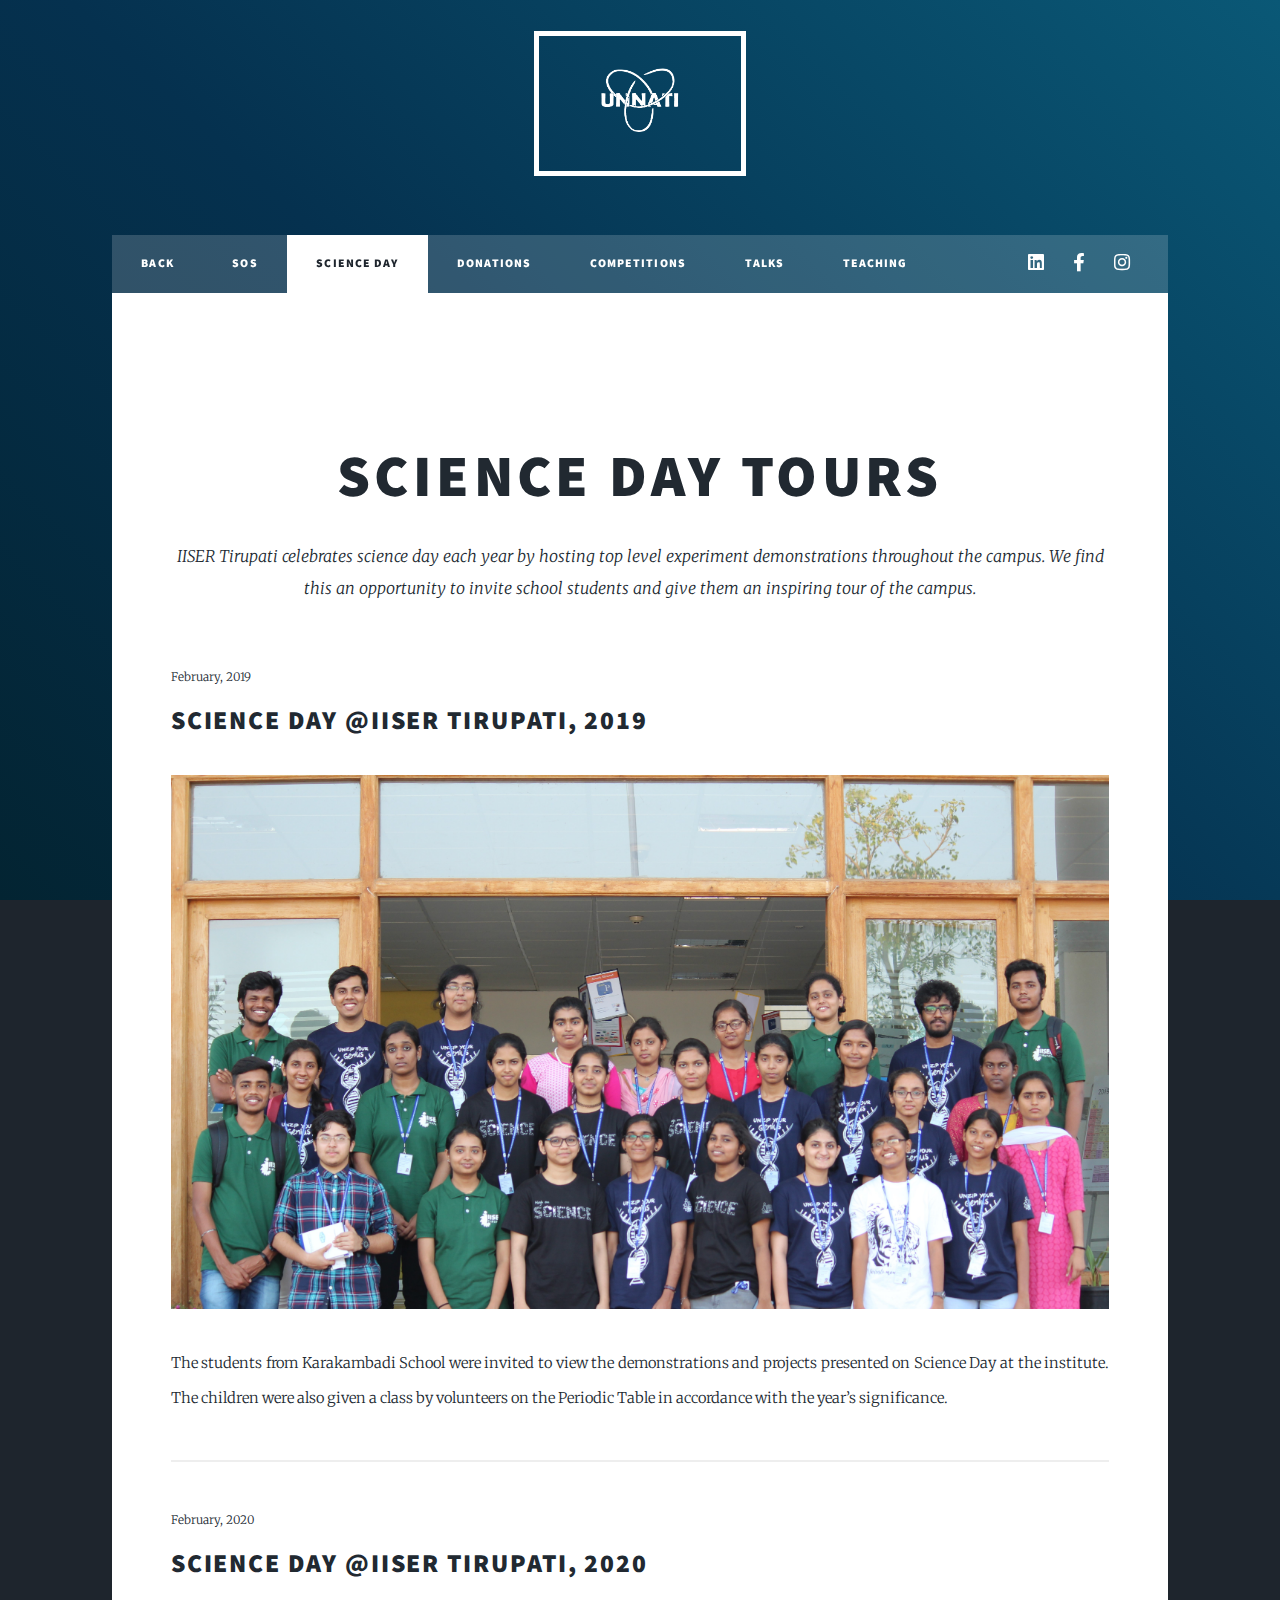
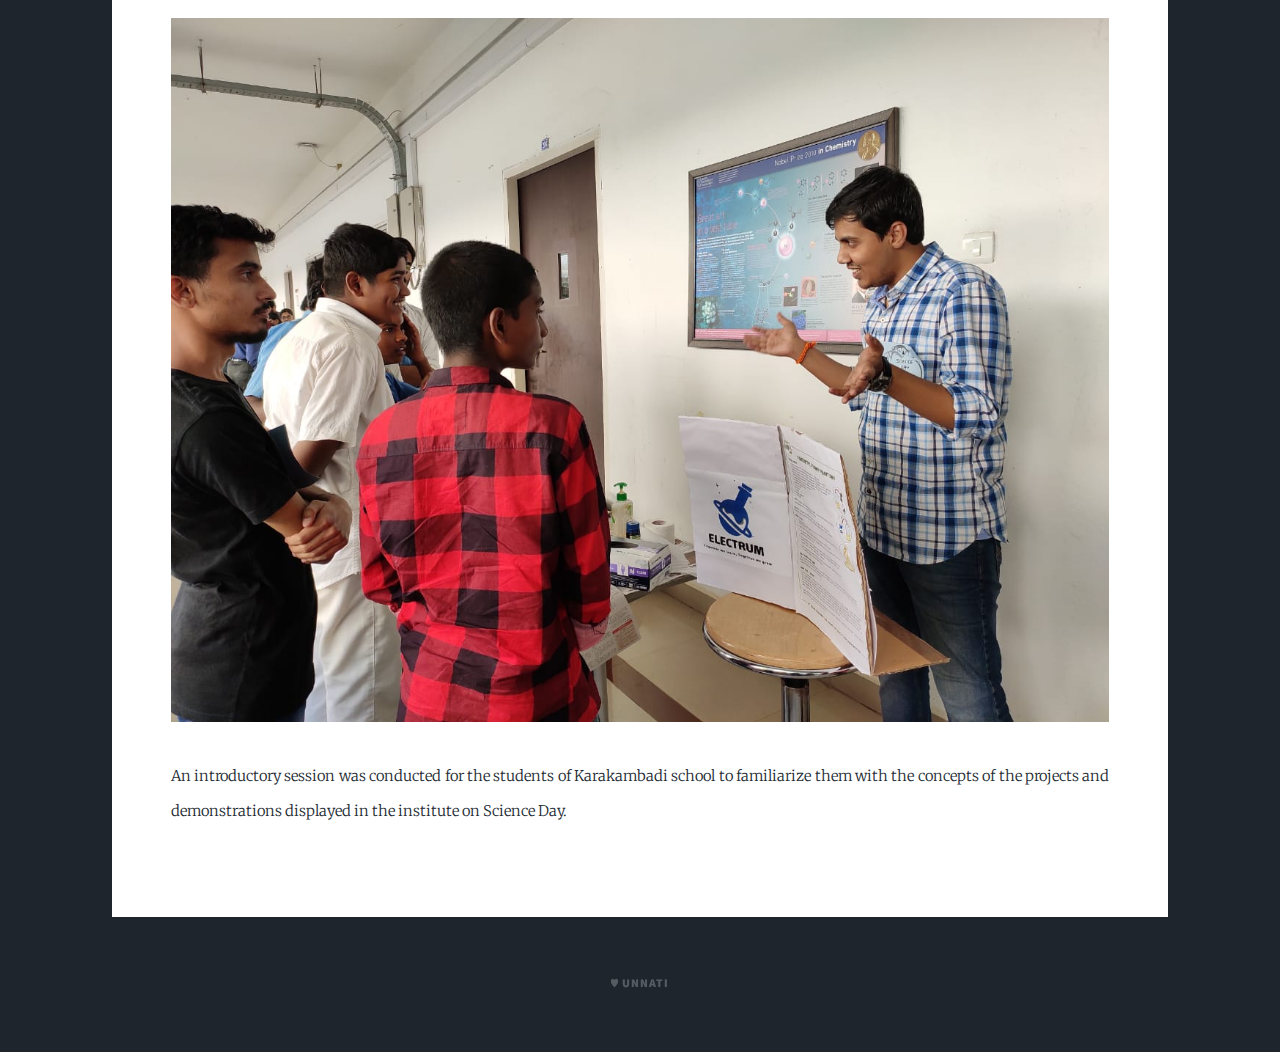
<file: scienceday.html>
<!DOCTYPE HTML>
<!--
template for SOS related post
-->
<html>
	<head>
		<title>SOS - unnati</title>
		<meta charset="utf-8" />
		<meta name="viewport" content="width=device-width, initial-scale=1, user-scalable=no" />
		<link rel="stylesheet" href="assets/css/main.css" />
		<noscript><link rel="stylesheet" href="assets/css/noscript.css" /></noscript>
	</head>
	<body class="is-preload">

		<!-- Wrapper -->
			<div id="wrapper">

				<!-- Header -->
					<header id="header">
						<a href="index.html" class="logo"><img src="images/Unnati_logo_whitetrans.png" alt="Unnati logo" width="150" height="100"></a>
                    </header>
                    
                    <nav id="nav">
						<ul class="links">
              						<li><a href="activities.html">Back</a></li>
            				  		<li><a href="sos.html">SOS</a></li>
						            	<li class="active"><a href="scienceday.html">Science Day</a></li>
						            	<li><a href="donation.html">Donations</a></li>
						            	<li><a href="competition.html">Competitions</a></li>
						            	<li><a href="talk.html">Talks</a></li>
						            	<li><a href="teaching.html">Teaching</a></li>
                            
						</ul>
						<ul class="icons">
							<li><a href="https://www.linkedin.com/in/unnati-iiser-tirupati-65b1a9219/" class="icon brands fa-linkedin"><span class="label">LinkedIn</span></a></li>
							<li><a href="#" class="icon brands fa-facebook-f"><span class="label">Facebook</span></a></li>
							<li><a href="https://www.instagram.com/unnati_iiser_tirupati/" class="icon brands fa-instagram"><span class="label">Instagram</span></a></li>
							
						</ul>
					</nav>

				
				<!-- Main -->
					<div id="main">

						<!-- Post -->
							<section class="post">
								<header class="major">
									<h1><br />
									Science Day Tours</h1>
                  <p>IISER Tirupati celebrates science day each year by hosting top level experiment demonstrations throughout the campus. We find this an opportunity to invite school students and give them an inspiring tour of the campus.</p>
								</header>

								
										<article>
									<header>
										<span class="date">February, 2019</span>
										<h2>Science Day @IISER Tirupati, 2019</h2>
									</header>
									<span class="image fit"><img src="images/sd19.jpg" alt=""></span>
									<p>
										The students from Karakambadi School were invited to view the demonstrations and projects presented on Science Day at the institute. The children were also given a class by volunteers on the Periodic Table in accordance with the year’s significance.
									</p>
								</article>
								<hr>
							

								<article>
									<header>
										<span class="date">February, 2020</span>
										<h2>Science Day @IISER Tirupati, 2020</h2>
									</header>
									<span class="image fit"><img src="images/sd20.jpg" alt=""></span>
									<p>
										An introductory session was conducted for the students of Karakambadi school to familiarize them with the concepts of the projects and demonstrations displayed in the institute on Science Day. 
									</p>
								</article>
                            
                               

								
							</section>

					</div>

				<!-- Footer -->


				<!-- Copyright -->
					<div id="copyright">
						<ul><li>&hearts; Unnati</li></ul>
					</div>

			</div>

		<!-- Scripts -->
			<script src="assets/js/jquery.min.js"></script>
			<script src="assets/js/jquery.scrollex.min.js"></script>
			<script src="assets/js/jquery.scrolly.min.js"></script>
			<script src="assets/js/browser.min.js"></script>
			<script src="assets/js/breakpoints.min.js"></script>
			<script src="assets/js/util.js"></script>
			<script src="assets/js/main.js"></script>

	</body>
</html>
</file>
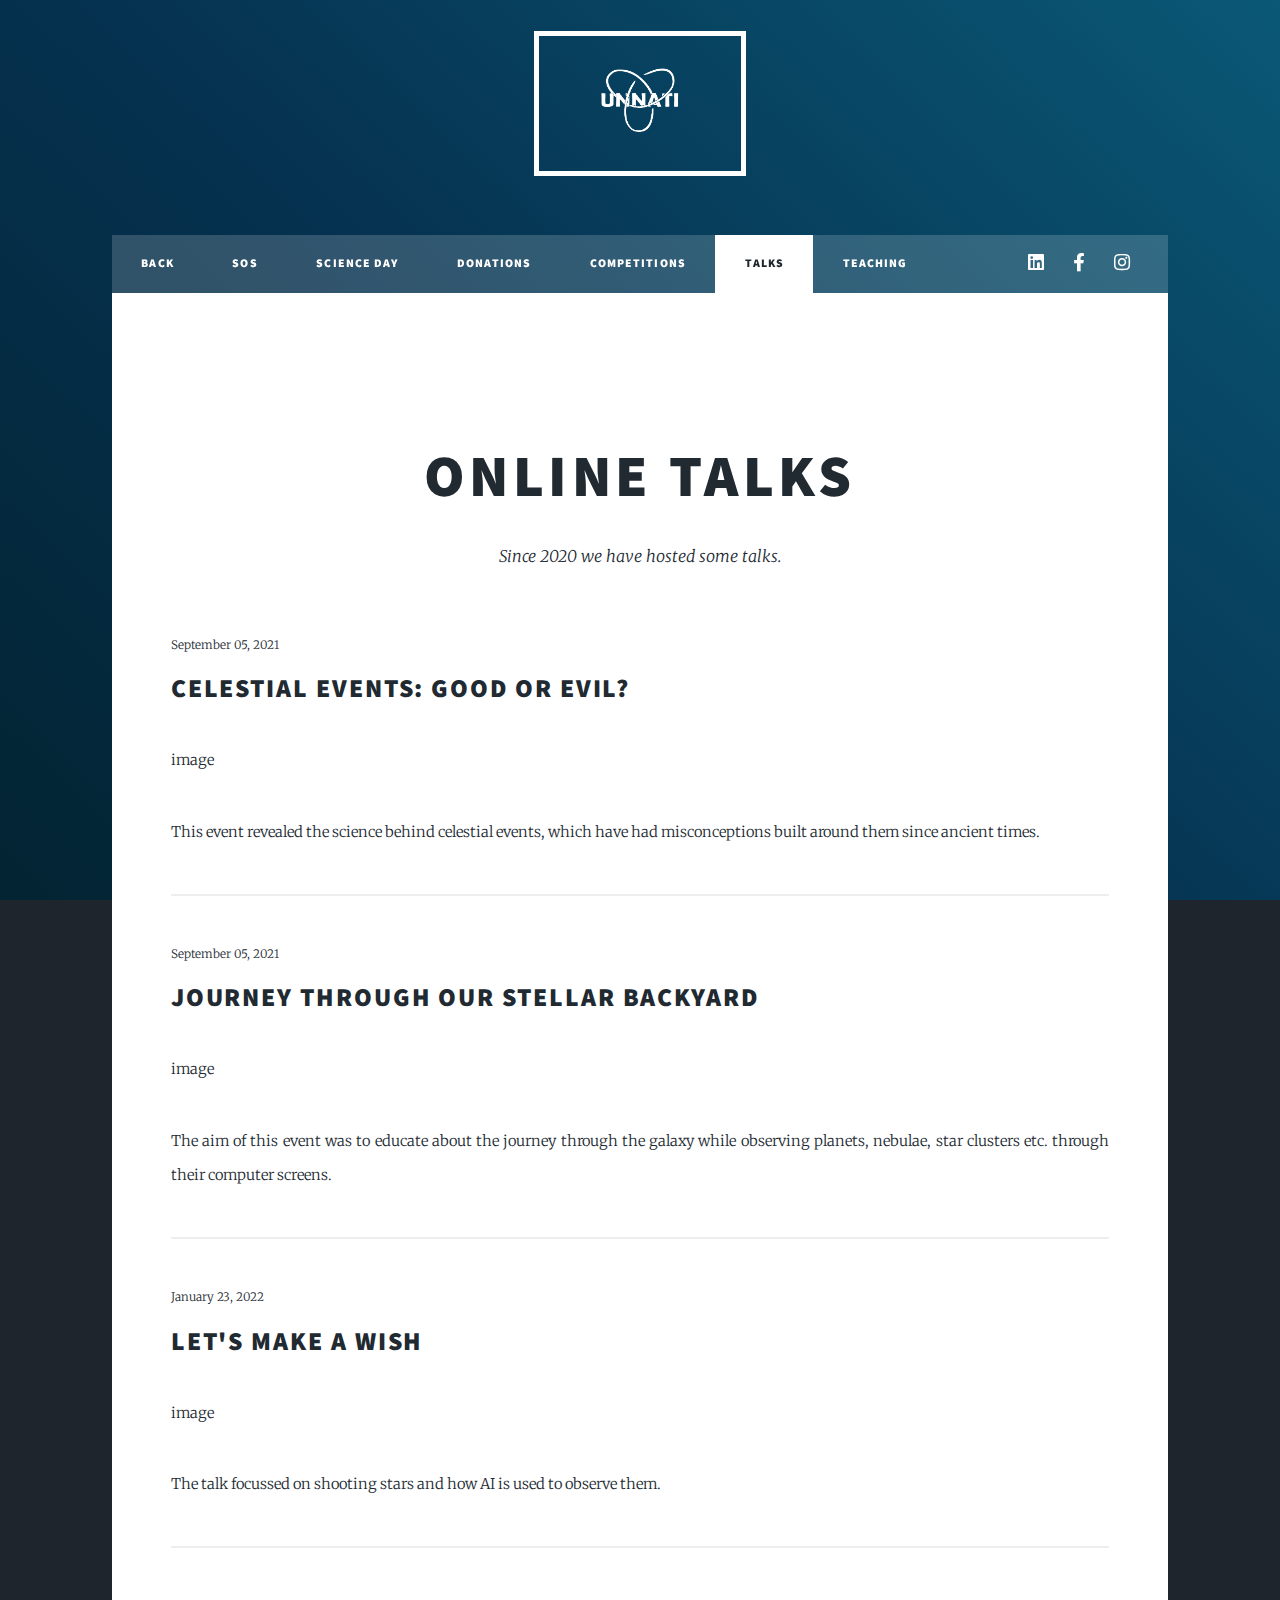
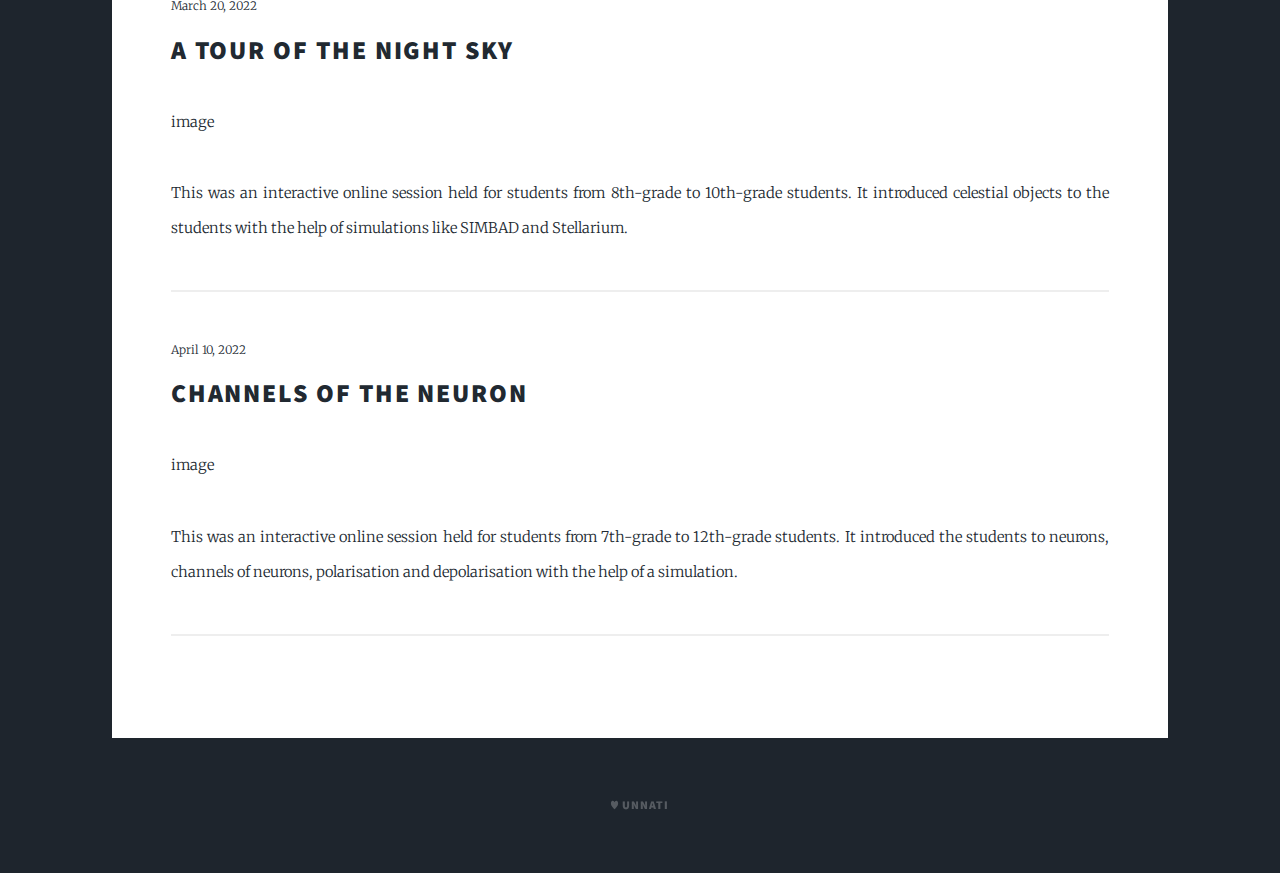
<file: talk.html>
<!DOCTYPE HTML>
<!--
template for SOS related post
-->
<html>
	<head>
		<title>SOS - unnati</title>
		<meta charset="utf-8" />
		<meta name="viewport" content="width=device-width, initial-scale=1, user-scalable=no" />
		<link rel="stylesheet" href="assets/css/main.css" />
		<noscript><link rel="stylesheet" href="assets/css/noscript.css" /></noscript>
	</head>
	<body class="is-preload">

		<!-- Wrapper -->
			<div id="wrapper">

				<!-- Header -->
					<header id="header">
						<a href="index.html" class="logo"><img src="images/Unnati_logo_whitetrans.png" alt="Unnati logo" width="150" height="100"></a>
                    </header>
                    
                    <nav id="nav">
						<ul class="links">
              						<li><a href="activities.html">Back</a></li>
            				  		<li><a href="sos.html">SOS</a></li>
						            	<li><a href="scienceday.html">Science Day</a></li>
						            	<li><a href="donation.html">Donations</a></li>
						            	<li><a href="competition.html">Competitions</a></li>
						            	<li class="active"><a href="talk.html">Talks</a></li>
						            	<li><a href="teaching.html">Teaching</a></li>
                            
						</ul>
						<ul class="icons">
							<li><a href="https://www.linkedin.com/in/unnati-iiser-tirupati-65b1a9219/" class="icon brands fa-linkedin"><span class="label">LinkedIn</span></a></li>
							<li><a href="#" class="icon brands fa-facebook-f"><span class="label">Facebook</span></a></li>
							<li><a href="https://www.instagram.com/unnati_iiser_tirupati/" class="icon brands fa-instagram"><span class="label">Instagram</span></a></li>
							
						</ul>
					</nav>

				
				<!-- Main -->
					<div id="main">

						<!-- Post -->
							<section class="post">
								<header class="major">
									<h1><br />
									Online Talks</h1>
                  <p>Since 2020 we have hosted some talks.</p>
								</header>

								<article>
									<header>
										<span class="date">September 05, 2021</span>
										<h2>Celestial Events: Good or Evil?</h2>
									</header>
									<span class="image fit">image</span>
									<p>
										This event revealed the science behind celestial events, which have had misconceptions built around them since ancient times.
									</p>
								</article>
								<hr>
								
								<article>
									<header>
										<span class="date">September 05, 2021</span>
										<h2>Journey through our Stellar Backyard</h2>
									</header>
									<span class="image fit">image</span>
									<p>
										The aim of this event was to educate about the journey through the galaxy while observing planets, nebulae, star clusters etc. through their computer screens.
									</p>
								</article>
								<hr>
								
								<article>
									<header>
										<span class="date">January 23, 2022</span>
										<h2>Let's make a wish</h2>
									</header>
									<span class="image fit">image</span>
									<p>
										The talk focussed on shooting stars and how AI is used to observe them.
									</p>
								</article>
								<hr>
								
								<article>
									<header>
										<span class="date">March 20, 2022</span>
										<h2>A tour of the night sky</h2>
									</header>
									<span class="image fit">image</span>
									<p>
										This was an interactive online session held for students from 8th-grade to 10th-grade students. It introduced celestial objects to the students with the help of simulations like SIMBAD and Stellarium.
									</p>
								</article>
								<hr>
								
								<article>
									<header>
										<span class="date">April 10, 2022</span>
										<h2>Channels of the neuron</h2>
									</header>
									<span class="image fit">image</span>
									<p>
										This was an interactive online session held for students from 7th-grade to 12th-grade students. It introduced the students to neurons, channels of neurons, polarisation and depolarisation with the help of a simulation.
									</p>
								</article>
								<hr>
							
							
                    
                            
                               

								
							</section>

					</div>

				<!-- Footer -->


				<!-- Copyright -->
					<div id="copyright">
						<ul><li>&hearts; Unnati</li></ul>
					</div>

			</div>

		<!-- Scripts -->
			<script src="assets/js/jquery.min.js"></script>
			<script src="assets/js/jquery.scrollex.min.js"></script>
			<script src="assets/js/jquery.scrolly.min.js"></script>
			<script src="assets/js/browser.min.js"></script>
			<script src="assets/js/breakpoints.min.js"></script>
			<script src="assets/js/util.js"></script>
			<script src="assets/js/main.js"></script>

	</body>
</html>
</file>
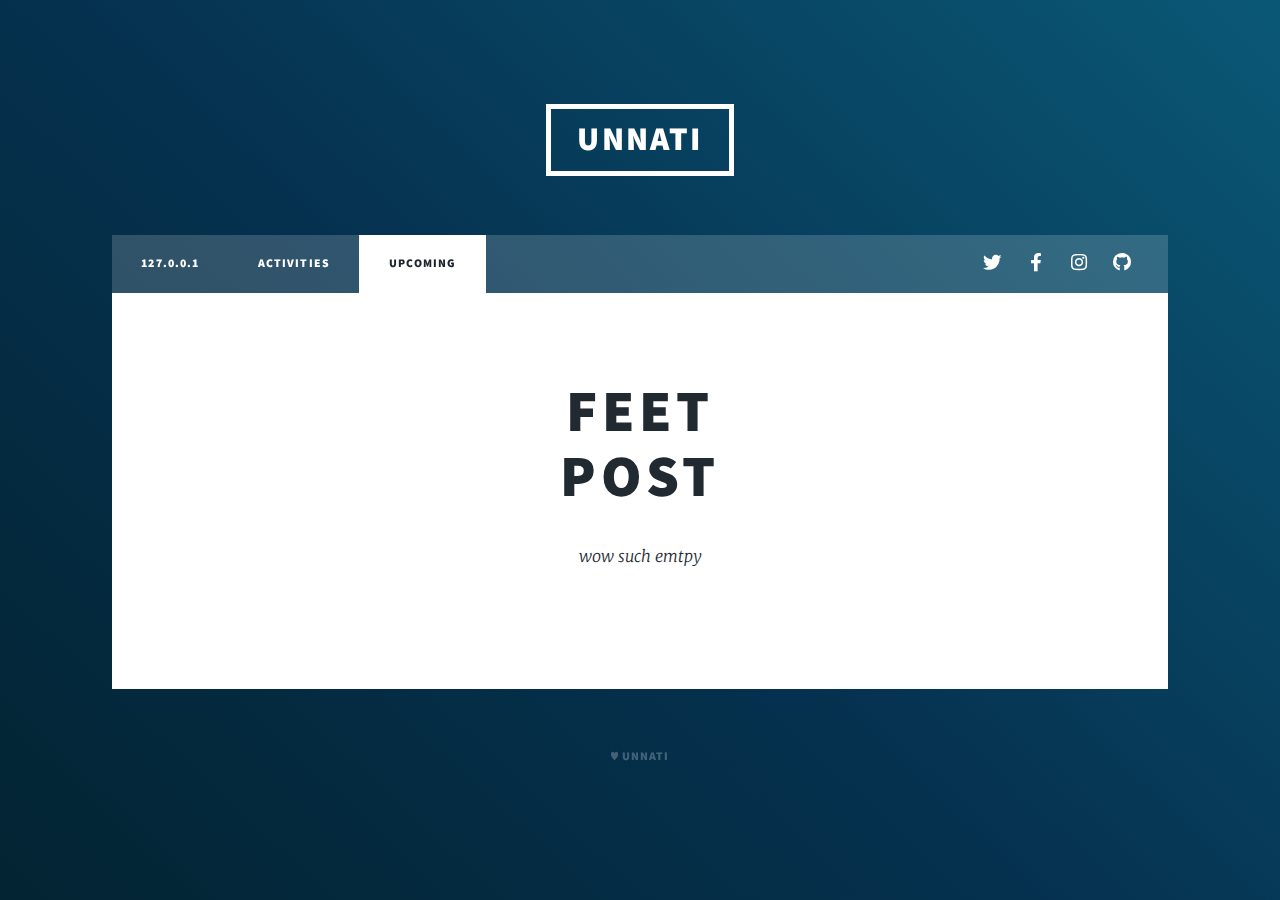
<file: upcoming.html>
<!DOCTYPE HTML>
<!--
making a template for any future post
-->
<html>
	<head>
		<title>upcoming - Unnati</title>
		<meta charset="utf-8" />
		<meta name="viewport" content="width=device-width, initial-scale=1, user-scalable=no" />
		<link rel="stylesheet" href="assets/css/main.css" />
		<noscript><link rel="stylesheet" href="assets/css/noscript.css" /></noscript>
	</head>
	<body class="is-preload">

		<!-- Wrapper -->
			<div id="wrapper">

				<!-- Header -->
					<header id="header">
						<a href="index.html" class="logo">Unnati</a>
                    </header>
                    
                    <nav id="nav">
						<ul class="links">
							<li><a href="index.html">127.0.0.1</a></li>
                            <li><a href="activities.html">Activities</a></li>
                            <li class="active"><a href="upcoming.html">Upcoming</a></li>

                            
                            
						</ul>
						<ul class="icons">
							<li><a href="#" class="icon brands fa-twitter"><span class="label">Twitter</span></a></li>
							<li><a href="#" class="icon brands fa-facebook-f"><span class="label">Facebook</span></a></li>
							<li><a href="#" class="icon brands fa-instagram"><span class="label">Instagram</span></a></li>
							<li><a href="#" class="icon brands fa-github"><span class="label">GitHub</span></a></li>
						</ul>
					</nav>

				<!-- Main -->
					<div id="main">

						<!-- Post -->
							<section class="post">
								<header class="major">
									<h1>feet<br />
									post</h1>
									<p>wow such emtpy</p>
								</header>

								
							</section>

					</div>

				<!-- Footer -->


				<!-- Copyright -->
					<div id="copyright">
						<ul><li>&hearts; Unnati</li></ul>
					</div>

			</div>

		<!-- Scripts -->
			<script src="assets/js/jquery.min.js"></script>
			<script src="assets/js/jquery.scrollex.min.js"></script>
			<script src="assets/js/jquery.scrolly.min.js"></script>
			<script src="assets/js/browser.min.js"></script>
			<script src="assets/js/breakpoints.min.js"></script>
			<script src="assets/js/util.js"></script>
			<script src="assets/js/main.js"></script>

	</body>
</html>
</file>
<file: assets/css/main.css>
@import url(fontawesome-all.min.css);
@import url("https://fonts.googleapis.com/css?family=Merriweather:300,700,300italic,700italic|Source+Sans+Pro:900");

/*
	Massively by HTML5 UP
	html5up.net | @ajlkn
	Free for personal and commercial use under the CCA 3.0 license (html5up.net/license)
*/

html, body, div, span, applet, object,
iframe, h1, h2, h3, h4, h5, h6, p, blockquote,
pre, a, abbr, acronym, address, big, cite,
code, del, dfn, em, img, ins, kbd, q, s, samp,
small, strike, strong, sub, sup, tt, var, b,
u, i, center, dl, dt, dd, ol, ul, li, fieldset,
form, label, legend, table, caption, tbody,
tfoot, thead, tr, th, td, article, aside,
canvas, details, embed, figure, figcaption,
footer, header, hgroup, menu, nav, output, ruby,
section, summary, time, mark, audio, video {
	margin: 0;
	padding: 0;
	border: 0;
	font-size: 100%;
	font: inherit;
	vertical-align: baseline;}

article, aside, details, figcaption, figure,
footer, header, hgroup, menu, nav, section {
	display: block;}

body {
	line-height: 1;
}

ol, ul {
	list-style: none;
}

blockquote, q {
	quotes: none;
}

	blockquote:before, blockquote:after, q:before, q:after {
		content: '';
		content: none;
	}

table {
	border-collapse: collapse;
	border-spacing: 0;
}

body {
	-webkit-text-size-adjust: none;
}

mark {
	background-color: transparent;
	color: inherit;
}

input::-moz-focus-inner {
	border: 0;
	padding: 0;
}

input, select, textarea {
	-moz-appearance: none;
	-webkit-appearance: none;
	-ms-appearance: none;
	appearance: none;
}

/* Basic */

	@-ms-viewport {
		width: device-width;
	}

	body {
		-ms-overflow-style: scrollbar;
	}

	@media screen and (max-width: 480px) {

		html, body {
			min-width: 320px;
		}

	}

	html {
		box-sizing: border-box;
	}

	*, *:before, *:after {
		box-sizing: inherit;
	}

	body {
		background-color: #1e252d;
	}

		body.is-preload *, body.is-preload *:before, body.is-preload *:after {
			-moz-animation: none !important;
			-webkit-animation: none !important;
			-ms-animation: none !important;
			animation: none !important;
			-moz-transition: none !important;
			-webkit-transition: none !important;
			-ms-transition: none !important;
			transition: none !important;
		}

/* Type */

	html {
		font-size: 16pt;
	}

		@media screen and (max-width: 1680px) {

			html {
				font-size: 12pt;
			}

		}

		@media screen and (max-width: 1280px) {

			html {
				font-size: 11pt;
			}

		}

		@media screen and (max-width: 360px) {

			html {
				font-size: 10pt;
			}

		}

	body {
		color: #212931;
	}

	body, input, select, textarea {
		font-family: "Merriweather", Georgia, serif;
		font-weight: 300;
		font-size: 1rem;
		line-height: 2.375;
	}

	a {
		-moz-transition: color 0.2s ease-in-out, background-color 0.2s ease-in-out, border-color 0.2s ease-in-out, box-shadow 0.2s ease-in-out;
		-webkit-transition: color 0.2s ease-in-out, background-color 0.2s ease-in-out, border-color 0.2s ease-in-out, box-shadow 0.2s ease-in-out;
		-ms-transition: color 0.2s ease-in-out, background-color 0.2s ease-in-out, border-color 0.2s ease-in-out, box-shadow 0.2s ease-in-out;
		transition: color 0.2s ease-in-out, background-color 0.2s ease-in-out, border-color 0.2s ease-in-out, box-shadow 0.2s ease-in-out;
		border-bottom: dotted 1px;
		text-decoration: none;
	}

		a:hover {
			border-bottom-color: transparent;
		}

	strong, b {
		font-weight: 600;
	}

	em, i {
		font-style: italic;
	}

	p {
		text-align: justify;
		margin: 0 0 2rem 0;
	}

	h1, h2, h3, h4, h5, h6 {
		font-family: "Source Sans Pro", Helvetica, sans-serif;
		font-weight: 900;
		line-height: 1.5;
		letter-spacing: 0.075em;
		text-transform: uppercase;
		margin: 0 0 1rem 0;
	}

		h1 a, h2 a, h3 a, h4 a, h5 a, h6 a {
			border-bottom: 0;
			color: inherit;
			text-decoration: none;
		}

	h1 {
		font-size: 4rem;
		line-height: 1.1;
		margin: 0 0 2rem 0;
	}

	h2 {
		font-size: 1.75rem;
		line-height: 1.3;
		margin: 0 0 1.5rem 0;
	}

	h3 {
		font-size: 1.25rem;
		margin: 0 0 1.5rem 0;
	}

	h4 {
		font-size: 1rem;
	}

	h5 {
		font-size: 0.9rem;
	}

	h6 {
		font-size: 0.8rem;
	}

	sub {
		font-size: 0.8rem;
		position: relative;
		top: 0.5rem;
	}

	sup {
		font-size: 0.8rem;
		position: relative;
		top: -0.5rem;
	}

	blockquote {
		border-left: solid 4px;
		font-style: italic;
		margin: 0 0 2rem 0;
		padding: 0.5rem 0 0.5rem 2rem;
	}

	code {
		border: solid 2px;
		font-family: "Courier New", monospace;
		font-size: 0.9rem;
		margin: 0 0.25rem;
		padding: 0.25rem 0.65rem;
	}

	pre {
		-webkit-overflow-scrolling: touch;
		font-family: "Courier New", monospace;
		font-size: 0.9rem;
		margin: 0 0 2rem 0;
	}

		pre code {
			display: block;
			line-height: 1.75;
			padding: 1rem 1.5rem;
			overflow-x: auto;
		}

	hr {
		border: 0;
		border-bottom: solid 2px;
		margin: 3rem 0;
	}

		hr.major {
			margin: 5rem 0;
		}

	.align-left {
		text-align: left;
	}

	.align-center {
		text-align: center;
	}

	.align-right {
		text-align: right;
	}

	input, select, textarea {
		color: #212931;
	}

	a {
		color: #212931;
		border-bottom-color: rgba(33, 41, 49, 0.5);
	}

		a:hover {
			border-bottom-color: transparent;
			color: #18bfef !important;
		}

	strong, b {
		color: #212931;
	}

	h1, h2, h3, h4, h5, h6 {
		color: #212931;
	}

	blockquote {
		border-left-color: #eeeeee;
	}

	code {
		background: rgba(220, 220, 220, 0.25);
		border-color: #eeeeee;
	}

	hr {
		border-bottom-color: #eeeeee;
	}

/* Row */

	.row {
		display: flex;
		flex-wrap: wrap;
		box-sizing: border-box;
		align-items: stretch;
	}

		.row > * {
			box-sizing: border-box;
		}

		.row.gtr-uniform > * > :last-child {
			margin-bottom: 0;
		}

		.row.aln-left {
			justify-content: flex-start;
		}

		.row.aln-center {
			justify-content: center;
		}

		.row.aln-right {
			justify-content: flex-end;
		}

		.row.aln-top {
			align-items: flex-start;
		}

		.row.aln-middle {
			align-items: center;
		}

		.row.aln-bottom {
			align-items: flex-end;
		}

		.row > .imp {
			order: -1;
		}

		.row > .col-1 {
			width: 8.33333%;
		}

		.row > .off-1 {
			margin-left: 8.33333%;
		}

		.row > .col-2 {
			width: 16.66667%;
		}

		.row > .off-2 {
			margin-left: 16.66667%;
		}

		.row > .col-3 {
			width: 25%;
		}

		.row > .off-3 {
			margin-left: 25%;
		}

		.row > .col-4 {
			width: 33.33333%;
		}

		.row > .off-4 {
			margin-left: 33.33333%;
		}

		.row > .col-5 {
			width: 41.66667%;
		}

		.row > .off-5 {
			margin-left: 41.66667%;
		}

		.row > .col-6 {
			width: 50%;
		}

		.row > .off-6 {
			margin-left: 50%;
		}

		.row > .col-7 {
			width: 58.33333%;
		}

		.row > .off-7 {
			margin-left: 58.33333%;
		}

		.row > .col-8 {
			width: 66.66667%;
		}

		.row > .off-8 {
			margin-left: 66.66667%;
		}

		.row > .col-9 {
			width: 75%;
		}

		.row > .off-9 {
			margin-left: 75%;
		}

		.row > .col-10 {
			width: 83.33333%;
		}

		.row > .off-10 {
			margin-left: 83.33333%;
		}

		.row > .col-11 {
			width: 91.66667%;
		}

		.row > .off-11 {
			margin-left: 91.66667%;
		}

		.row > .col-12 {
			width: 100%;
		}

		.row > .off-12 {
			margin-left: 100%;
		}

		.row.gtr-0 {
			margin-top: 0;
			margin-left: 0rem;
		}

			.row.gtr-0 > * {
				padding: 0 0 0 0rem;
			}

			.row.gtr-0.gtr-uniform {
				margin-top: 0rem;
			}

				.row.gtr-0.gtr-uniform > * {
					padding-top: 0rem;
				}

		.row.gtr-25 {
			margin-top: 0;
			margin-left: -0.375rem;
		}

			.row.gtr-25 > * {
				padding: 0 0 0 0.375rem;
			}

			.row.gtr-25.gtr-uniform {
				margin-top: -0.375rem;
			}

				.row.gtr-25.gtr-uniform > * {
					padding-top: 0.375rem;
				}

		.row.gtr-50 {
			margin-top: 0;
			margin-left: -0.75rem;
		}

			.row.gtr-50 > * {
				padding: 0 0 0 0.75rem;
			}

			.row.gtr-50.gtr-uniform {
				margin-top: -0.75rem;
			}

				.row.gtr-50.gtr-uniform > * {
					padding-top: 0.75rem;
				}

		.row {
			margin-top: 0;
			margin-left: -1.5rem;
		}

			.row > * {
				padding: 0 0 0 1.5rem;
			}

			.row.gtr-uniform {
				margin-top: -1.5rem;
			}

				.row.gtr-uniform > * {
					padding-top: 1.5rem;
				}

		.row.gtr-150 {
			margin-top: 0;
			margin-left: -2.25rem;
		}

			.row.gtr-150 > * {
				padding: 0 0 0 2.25rem;
			}

			.row.gtr-150.gtr-uniform {
				margin-top: -2.25rem;
			}

				.row.gtr-150.gtr-uniform > * {
					padding-top: 2.25rem;
				}

		.row.gtr-200 {
			margin-top: 0;
			margin-left: -3rem;
		}

			.row.gtr-200 > * {
				padding: 0 0 0 3rem;
			}

			.row.gtr-200.gtr-uniform {
				margin-top: -3rem;
			}

				.row.gtr-200.gtr-uniform > * {
					padding-top: 3rem;
				}

		@media screen and (max-width: 1680px) {

			.row {
				display: flex;
				flex-wrap: wrap;
				box-sizing: border-box;
				align-items: stretch;
			}

				.row > * {
					box-sizing: border-box;
				}

				.row.gtr-uniform > * > :last-child {
					margin-bottom: 0;
				}

				.row.aln-left {
					justify-content: flex-start;
				}

				.row.aln-center {
					justify-content: center;
				}

				.row.aln-right {
					justify-content: flex-end;
				}

				.row.aln-top {
					align-items: flex-start;
				}

				.row.aln-middle {
					align-items: center;
				}

				.row.aln-bottom {
					align-items: flex-end;
				}

				.row > .imp-xlarge {
					order: -1;
				}

				.row > .col-1-xlarge {
					width: 8.33333%;
				}

				.row > .off-1-xlarge {
					margin-left: 8.33333%;
				}

				.row > .col-2-xlarge {
					width: 16.66667%;
				}

				.row > .off-2-xlarge {
					margin-left: 16.66667%;
				}

				.row > .col-3-xlarge {
					width: 25%;
				}

				.row > .off-3-xlarge {
					margin-left: 25%;
				}

				.row > .col-4-xlarge {
					width: 33.33333%;
				}

				.row > .off-4-xlarge {
					margin-left: 33.33333%;
				}

				.row > .col-5-xlarge {
					width: 41.66667%;
				}

				.row > .off-5-xlarge {
					margin-left: 41.66667%;
				}

				.row > .col-6-xlarge {
					width: 50%;
				}

				.row > .off-6-xlarge {
					margin-left: 50%;
				}

				.row > .col-7-xlarge {
					width: 58.33333%;
				}

				.row > .off-7-xlarge {
					margin-left: 58.33333%;
				}

				.row > .col-8-xlarge {
					width: 66.66667%;
				}

				.row > .off-8-xlarge {
					margin-left: 66.66667%;
				}

				.row > .col-9-xlarge {
					width: 75%;
				}

				.row > .off-9-xlarge {
					margin-left: 75%;
				}

				.row > .col-10-xlarge {
					width: 83.33333%;
				}

				.row > .off-10-xlarge {
					margin-left: 83.33333%;
				}

				.row > .col-11-xlarge {
					width: 91.66667%;
				}

				.row > .off-11-xlarge {
					margin-left: 91.66667%;
				}

				.row > .col-12-xlarge {
					width: 100%;
				}

				.row > .off-12-xlarge {
					margin-left: 100%;
				}

				.row.gtr-0 {
					margin-top: 0;
					margin-left: 0rem;
				}

					.row.gtr-0 > * {
						padding: 0 0 0 0rem;
					}

					.row.gtr-0.gtr-uniform {
						margin-top: 0rem;
					}

						.row.gtr-0.gtr-uniform > * {
							padding-top: 0rem;
						}

				.row.gtr-25 {
					margin-top: 0;
					margin-left: -0.375rem;
				}

					.row.gtr-25 > * {
						padding: 0 0 0 0.375rem;
					}

					.row.gtr-25.gtr-uniform {
						margin-top: -0.375rem;
					}

						.row.gtr-25.gtr-uniform > * {
							padding-top: 0.375rem;
						}

				.row.gtr-50 {
					margin-top: 0;
					margin-left: -0.75rem;
				}

					.row.gtr-50 > * {
						padding: 0 0 0 0.75rem;
					}

					.row.gtr-50.gtr-uniform {
						margin-top: -0.75rem;
					}

						.row.gtr-50.gtr-uniform > * {
							padding-top: 0.75rem;
						}

				.row {
					margin-top: 0;
					margin-left: -1.5rem;
				}

					.row > * {
						padding: 0 0 0 1.5rem;
					}

					.row.gtr-uniform {
						margin-top: -1.5rem;
					}

						.row.gtr-uniform > * {
							padding-top: 1.5rem;
						}

				.row.gtr-150 {
					margin-top: 0;
					margin-left: -2.25rem;
				}

					.row.gtr-150 > * {
						padding: 0 0 0 2.25rem;
					}

					.row.gtr-150.gtr-uniform {
						margin-top: -2.25rem;
					}

						.row.gtr-150.gtr-uniform > * {
							padding-top: 2.25rem;
						}

				.row.gtr-200 {
					margin-top: 0;
					margin-left: -3rem;
				}

					.row.gtr-200 > * {
						padding: 0 0 0 3rem;
					}

					.row.gtr-200.gtr-uniform {
						margin-top: -3rem;
					}

						.row.gtr-200.gtr-uniform > * {
							padding-top: 3rem;
						}

		}

		@media screen and (max-width: 1280px) {

			.row {
				display: flex;
				flex-wrap: wrap;
				box-sizing: border-box;
				align-items: stretch;
			}

				.row > * {
					box-sizing: border-box;
				}

				.row.gtr-uniform > * > :last-child {
					margin-bottom: 0;
				}

				.row.aln-left {
					justify-content: flex-start;
				}

				.row.aln-center {
					justify-content: center;
				}

				.row.aln-right {
					justify-content: flex-end;
				}

				.row.aln-top {
					align-items: flex-start;
				}

				.row.aln-middle {
					align-items: center;
				}

				.row.aln-bottom {
					align-items: flex-end;
				}

				.row > .imp-large {
					order: -1;
				}

				.row > .col-1-large {
					width: 8.33333%;
				}

				.row > .off-1-large {
					margin-left: 8.33333%;
				}

				.row > .col-2-large {
					width: 16.66667%;
				}

				.row > .off-2-large {
					margin-left: 16.66667%;
				}

				.row > .col-3-large {
					width: 25%;
				}

				.row > .off-3-large {
					margin-left: 25%;
				}

				.row > .col-4-large {
					width: 33.33333%;
				}

				.row > .off-4-large {
					margin-left: 33.33333%;
				}

				.row > .col-5-large {
					width: 41.66667%;
				}

				.row > .off-5-large {
					margin-left: 41.66667%;
				}

				.row > .col-6-large {
					width: 50%;
				}

				.row > .off-6-large {
					margin-left: 50%;
				}

				.row > .col-7-large {
					width: 58.33333%;
				}

				.row > .off-7-large {
					margin-left: 58.33333%;
				}

				.row > .col-8-large {
					width: 66.66667%;
				}

				.row > .off-8-large {
					margin-left: 66.66667%;
				}

				.row > .col-9-large {
					width: 75%;
				}

				.row > .off-9-large {
					margin-left: 75%;
				}

				.row > .col-10-large {
					width: 83.33333%;
				}

				.row > .off-10-large {
					margin-left: 83.33333%;
				}

				.row > .col-11-large {
					width: 91.66667%;
				}

				.row > .off-11-large {
					margin-left: 91.66667%;
				}

				.row > .col-12-large {
					width: 100%;
				}

				.row > .off-12-large {
					margin-left: 100%;
				}

				.row.gtr-0 {
					margin-top: 0;
					margin-left: 0rem;
				}

					.row.gtr-0 > * {
						padding: 0 0 0 0rem;
					}

					.row.gtr-0.gtr-uniform {
						margin-top: 0rem;
					}

						.row.gtr-0.gtr-uniform > * {
							padding-top: 0rem;
						}

				.row.gtr-25 {
					margin-top: 0;
					margin-left: -0.375rem;
				}

					.row.gtr-25 > * {
						padding: 0 0 0 0.375rem;
					}

					.row.gtr-25.gtr-uniform {
						margin-top: -0.375rem;
					}

						.row.gtr-25.gtr-uniform > * {
							padding-top: 0.375rem;
						}

				.row.gtr-50 {
					margin-top: 0;
					margin-left: -0.75rem;
				}

					.row.gtr-50 > * {
						padding: 0 0 0 0.75rem;
					}

					.row.gtr-50.gtr-uniform {
						margin-top: -0.75rem;
					}

						.row.gtr-50.gtr-uniform > * {
							padding-top: 0.75rem;
						}

				.row {
					margin-top: 0;
					margin-left: -1.5rem;
				}

					.row > * {
						padding: 0 0 0 1.5rem;
					}

					.row.gtr-uniform {
						margin-top: -1.5rem;
					}

						.row.gtr-uniform > * {
							padding-top: 1.5rem;
						}

				.row.gtr-150 {
					margin-top: 0;
					margin-left: -2.25rem;
				}

					.row.gtr-150 > * {
						padding: 0 0 0 2.25rem;
					}

					.row.gtr-150.gtr-uniform {
						margin-top: -2.25rem;
					}

						.row.gtr-150.gtr-uniform > * {
							padding-top: 2.25rem;
						}

				.row.gtr-200 {
					margin-top: 0;
					margin-left: -3rem;
				}

					.row.gtr-200 > * {
						padding: 0 0 0 3rem;
					}

					.row.gtr-200.gtr-uniform {
						margin-top: -3rem;
					}

						.row.gtr-200.gtr-uniform > * {
							padding-top: 3rem;
						}

		}

		@media screen and (max-width: 980px) {

			.row {
				display: flex;
				flex-wrap: wrap;
				box-sizing: border-box;
				align-items: stretch;
			}

				.row > * {
					box-sizing: border-box;
				}

				.row.gtr-uniform > * > :last-child {
					margin-bottom: 0;
				}

				.row.aln-left {
					justify-content: flex-start;
				}

				.row.aln-center {
					justify-content: center;
				}

				.row.aln-right {
					justify-content: flex-end;
				}

				.row.aln-top {
					align-items: flex-start;
				}

				.row.aln-middle {
					align-items: center;
				}

				.row.aln-bottom {
					align-items: flex-end;
				}

				.row > .imp-medium {
					order: -1;
				}

				.row > .col-1-medium {
					width: 8.33333%;
				}

				.row > .off-1-medium {
					margin-left: 8.33333%;
				}

				.row > .col-2-medium {
					width: 16.66667%;
				}

				.row > .off-2-medium {
					margin-left: 16.66667%;
				}

				.row > .col-3-medium {
					width: 25%;
				}

				.row > .off-3-medium {
					margin-left: 25%;
				}

				.row > .col-4-medium {
					width: 33.33333%;
				}

				.row > .off-4-medium {
					margin-left: 33.33333%;
				}

				.row > .col-5-medium {
					width: 41.66667%;
				}

				.row > .off-5-medium {
					margin-left: 41.66667%;
				}

				.row > .col-6-medium {
					width: 50%;
				}

				.row > .off-6-medium {
					margin-left: 50%;
				}

				.row > .col-7-medium {
					width: 58.33333%;
				}

				.row > .off-7-medium {
					margin-left: 58.33333%;
				}

				.row > .col-8-medium {
					width: 66.66667%;
				}

				.row > .off-8-medium {
					margin-left: 66.66667%;
				}

				.row > .col-9-medium {
					width: 75%;
				}

				.row > .off-9-medium {
					margin-left: 75%;
				}

				.row > .col-10-medium {
					width: 83.33333%;
				}

				.row > .off-10-medium {
					margin-left: 83.33333%;
				}

				.row > .col-11-medium {
					width: 91.66667%;
				}

				.row > .off-11-medium {
					margin-left: 91.66667%;
				}

				.row > .col-12-medium {
					width: 100%;
				}

				.row > .off-12-medium {
					margin-left: 100%;
				}

				.row.gtr-0 {
					margin-top: 0;
					margin-left: 0rem;
				}

					.row.gtr-0 > * {
						padding: 0 0 0 0rem;
					}

					.row.gtr-0.gtr-uniform {
						margin-top: 0rem;
					}

						.row.gtr-0.gtr-uniform > * {
							padding-top: 0rem;
						}

				.row.gtr-25 {
					margin-top: 0;
					margin-left: -0.375rem;
				}

					.row.gtr-25 > * {
						padding: 0 0 0 0.375rem;
					}

					.row.gtr-25.gtr-uniform {
						margin-top: -0.375rem;
					}

						.row.gtr-25.gtr-uniform > * {
							padding-top: 0.375rem;
						}

				.row.gtr-50 {
					margin-top: 0;
					margin-left: -0.75rem;
				}

					.row.gtr-50 > * {
						padding: 0 0 0 0.75rem;
					}

					.row.gtr-50.gtr-uniform {
						margin-top: -0.75rem;
					}

						.row.gtr-50.gtr-uniform > * {
							padding-top: 0.75rem;
						}

				.row {
					margin-top: 0;
					margin-left: -1.5rem;
				}

					.row > * {
						padding: 0 0 0 1.5rem;
					}

					.row.gtr-uniform {
						margin-top: -1.5rem;
					}

						.row.gtr-uniform > * {
							padding-top: 1.5rem;
						}

				.row.gtr-150 {
					margin-top: 0;
					margin-left: -2.25rem;
				}

					.row.gtr-150 > * {
						padding: 0 0 0 2.25rem;
					}

					.row.gtr-150.gtr-uniform {
						margin-top: -2.25rem;
					}

						.row.gtr-150.gtr-uniform > * {
							padding-top: 2.25rem;
						}

				.row.gtr-200 {
					margin-top: 0;
					margin-left: -3rem;
				}

					.row.gtr-200 > * {
						padding: 0 0 0 3rem;
					}

					.row.gtr-200.gtr-uniform {
						margin-top: -3rem;
					}

						.row.gtr-200.gtr-uniform > * {
							padding-top: 3rem;
						}

		}

		@media screen and (max-width: 736px) {

			.row {
				display: flex;
				flex-wrap: wrap;
				box-sizing: border-box;
				align-items: stretch;
			}

				.row > * {
					box-sizing: border-box;
				}

				.row.gtr-uniform > * > :last-child {
					margin-bottom: 0;
				}

				.row.aln-left {
					justify-content: flex-start;
				}

				.row.aln-center {
					justify-content: center;
				}

				.row.aln-right {
					justify-content: flex-end;
				}

				.row.aln-top {
					align-items: flex-start;
				}

				.row.aln-middle {
					align-items: center;
				}

				.row.aln-bottom {
					align-items: flex-end;
				}

				.row > .imp-small {
					order: -1;
				}

				.row > .col-1-small {
					width: 8.33333%;
				}

				.row > .off-1-small {
					margin-left: 8.33333%;
				}

				.row > .col-2-small {
					width: 16.66667%;
				}

				.row > .off-2-small {
					margin-left: 16.66667%;
				}

				.row > .col-3-small {
					width: 25%;
				}

				.row > .off-3-small {
					margin-left: 25%;
				}

				.row > .col-4-small {
					width: 33.33333%;
				}

				.row > .off-4-small {
					margin-left: 33.33333%;
				}

				.row > .col-5-small {
					width: 41.66667%;
				}

				.row > .off-5-small {
					margin-left: 41.66667%;
				}

				.row > .col-6-small {
					width: 50%;
				}

				.row > .off-6-small {
					margin-left: 50%;
				}

				.row > .col-7-small {
					width: 58.33333%;
				}

				.row > .off-7-small {
					margin-left: 58.33333%;
				}

				.row > .col-8-small {
					width: 66.66667%;
				}

				.row > .off-8-small {
					margin-left: 66.66667%;
				}

				.row > .col-9-small {
					width: 75%;
				}

				.row > .off-9-small {
					margin-left: 75%;
				}

				.row > .col-10-small {
					width: 83.33333%;
				}

				.row > .off-10-small {
					margin-left: 83.33333%;
				}

				.row > .col-11-small {
					width: 91.66667%;
				}

				.row > .off-11-small {
					margin-left: 91.66667%;
				}

				.row > .col-12-small {
					width: 100%;
				}

				.row > .off-12-small {
					margin-left: 100%;
				}

				.row.gtr-0 {
					margin-top: 0;
					margin-left: 0rem;
				}

					.row.gtr-0 > * {
						padding: 0 0 0 0rem;
					}

					.row.gtr-0.gtr-uniform {
						margin-top: 0rem;
					}

						.row.gtr-0.gtr-uniform > * {
							padding-top: 0rem;
						}

				.row.gtr-25 {
					margin-top: 0;
					margin-left: -0.375rem;
				}

					.row.gtr-25 > * {
						padding: 0 0 0 0.375rem;
					}

					.row.gtr-25.gtr-uniform {
						margin-top: -0.375rem;
					}

						.row.gtr-25.gtr-uniform > * {
							padding-top: 0.375rem;
						}

				.row.gtr-50 {
					margin-top: 0;
					margin-left: -0.75rem;
				}

					.row.gtr-50 > * {
						padding: 0 0 0 0.75rem;
					}

					.row.gtr-50.gtr-uniform {
						margin-top: -0.75rem;
					}

						.row.gtr-50.gtr-uniform > * {
							padding-top: 0.75rem;
						}

				.row {
					margin-top: 0;
					margin-left: -1.5rem;
				}

					.row > * {
						padding: 0 0 0 1.5rem;
					}

					.row.gtr-uniform {
						margin-top: -1.5rem;
					}

						.row.gtr-uniform > * {
							padding-top: 1.5rem;
						}

				.row.gtr-150 {
					margin-top: 0;
					margin-left: -2.25rem;
				}

					.row.gtr-150 > * {
						padding: 0 0 0 2.25rem;
					}

					.row.gtr-150.gtr-uniform {
						margin-top: -2.25rem;
					}

						.row.gtr-150.gtr-uniform > * {
							padding-top: 2.25rem;
						}

				.row.gtr-200 {
					margin-top: 0;
					margin-left: -3rem;
				}

					.row.gtr-200 > * {
						padding: 0 0 0 3rem;
					}

					.row.gtr-200.gtr-uniform {
						margin-top: -3rem;
					}

						.row.gtr-200.gtr-uniform > * {
							padding-top: 3rem;
						}

		}

		@media screen and (max-width: 480px) {

			.row {
				display: flex;
				flex-wrap: wrap;
				box-sizing: border-box;
				align-items: stretch;
			}

				.row > * {
					box-sizing: border-box;
				}

				.row.gtr-uniform > * > :last-child {
					margin-bottom: 0;
				}

				.row.aln-left {
					justify-content: flex-start;
				}

				.row.aln-center {
					justify-content: center;
				}

				.row.aln-right {
					justify-content: flex-end;
				}

				.row.aln-top {
					align-items: flex-start;
				}

				.row.aln-middle {
					align-items: center;
				}

				.row.aln-bottom {
					align-items: flex-end;
				}

				.row > .imp-xsmall {
					order: -1;
				}

				.row > .col-1-xsmall {
					width: 8.33333%;
				}

				.row > .off-1-xsmall {
					margin-left: 8.33333%;
				}

				.row > .col-2-xsmall {
					width: 16.66667%;
				}

				.row > .off-2-xsmall {
					margin-left: 16.66667%;
				}

				.row > .col-3-xsmall {
					width: 25%;
				}

				.row > .off-3-xsmall {
					margin-left: 25%;
				}

				.row > .col-4-xsmall {
					width: 33.33333%;
				}

				.row > .off-4-xsmall {
					margin-left: 33.33333%;
				}

				.row > .col-5-xsmall {
					width: 41.66667%;
				}

				.row > .off-5-xsmall {
					margin-left: 41.66667%;
				}

				.row > .col-6-xsmall {
					width: 50%;
				}

				.row > .off-6-xsmall {
					margin-left: 50%;
				}

				.row > .col-7-xsmall {
					width: 58.33333%;
				}

				.row > .off-7-xsmall {
					margin-left: 58.33333%;
				}

				.row > .col-8-xsmall {
					width: 66.66667%;
				}

				.row > .off-8-xsmall {
					margin-left: 66.66667%;
				}

				.row > .col-9-xsmall {
					width: 75%;
				}

				.row > .off-9-xsmall {
					margin-left: 75%;
				}

				.row > .col-10-xsmall {
					width: 83.33333%;
				}

				.row > .off-10-xsmall {
					margin-left: 83.33333%;
				}

				.row > .col-11-xsmall {
					width: 91.66667%;
				}

				.row > .off-11-xsmall {
					margin-left: 91.66667%;
				}

				.row > .col-12-xsmall {
					width: 100%;
				}

				.row > .off-12-xsmall {
					margin-left: 100%;
				}

				.row.gtr-0 {
					margin-top: 0;
					margin-left: 0rem;
				}

					.row.gtr-0 > * {
						padding: 0 0 0 0rem;
					}

					.row.gtr-0.gtr-uniform {
						margin-top: 0rem;
					}

						.row.gtr-0.gtr-uniform > * {
							padding-top: 0rem;
						}

				.row.gtr-25 {
					margin-top: 0;
					margin-left: -0.375rem;
				}

					.row.gtr-25 > * {
						padding: 0 0 0 0.375rem;
					}

					.row.gtr-25.gtr-uniform {
						margin-top: -0.375rem;
					}

						.row.gtr-25.gtr-uniform > * {
							padding-top: 0.375rem;
						}

				.row.gtr-50 {
					margin-top: 0;
					margin-left: -0.75rem;
				}

					.row.gtr-50 > * {
						padding: 0 0 0 0.75rem;
					}

					.row.gtr-50.gtr-uniform {
						margin-top: -0.75rem;
					}

						.row.gtr-50.gtr-uniform > * {
							padding-top: 0.75rem;
						}

				.row {
					margin-top: 0;
					margin-left: -1.5rem;
				}

					.row > * {
						padding: 0 0 0 1.5rem;
					}

					.row.gtr-uniform {
						margin-top: -1.5rem;
					}

						.row.gtr-uniform > * {
							padding-top: 1.5rem;
						}

				.row.gtr-150 {
					margin-top: 0;
					margin-left: -2.25rem;
				}

					.row.gtr-150 > * {
						padding: 0 0 0 2.25rem;
					}

					.row.gtr-150.gtr-uniform {
						margin-top: -2.25rem;
					}

						.row.gtr-150.gtr-uniform > * {
							padding-top: 2.25rem;
						}

				.row.gtr-200 {
					margin-top: 0;
					margin-left: -3rem;
				}

					.row.gtr-200 > * {
						padding: 0 0 0 3rem;
					}

					.row.gtr-200.gtr-uniform {
						margin-top: -3rem;
					}

						.row.gtr-200.gtr-uniform > * {
							padding-top: 3rem;
						}

		}

		@media screen and (max-width: 360px) {

			.row {
				display: flex;
				flex-wrap: wrap;
				box-sizing: border-box;
				align-items: stretch;
			}

				.row > * {
					box-sizing: border-box;
				}

				.row.gtr-uniform > * > :last-child {
					margin-bottom: 0;
				}

				.row.aln-left {
					justify-content: flex-start;
				}

				.row.aln-center {
					justify-content: center;
				}

				.row.aln-right {
					justify-content: flex-end;
				}

				.row.aln-top {
					align-items: flex-start;
				}

				.row.aln-middle {
					align-items: center;
				}

				.row.aln-bottom {
					align-items: flex-end;
				}

				.row > .imp-xxsmall {
					order: -1;
				}

				.row > .col-1-xxsmall {
					width: 8.33333%;
				}

				.row > .off-1-xxsmall {
					margin-left: 8.33333%;
				}

				.row > .col-2-xxsmall {
					width: 16.66667%;
				}

				.row > .off-2-xxsmall {
					margin-left: 16.66667%;
				}

				.row > .col-3-xxsmall {
					width: 25%;
				}

				.row > .off-3-xxsmall {
					margin-left: 25%;
				}

				.row > .col-4-xxsmall {
					width: 33.33333%;
				}

				.row > .off-4-xxsmall {
					margin-left: 33.33333%;
				}

				.row > .col-5-xxsmall {
					width: 41.66667%;
				}

				.row > .off-5-xxsmall {
					margin-left: 41.66667%;
				}

				.row > .col-6-xxsmall {
					width: 50%;
				}

				.row > .off-6-xxsmall {
					margin-left: 50%;
				}

				.row > .col-7-xxsmall {
					width: 58.33333%;
				}

				.row > .off-7-xxsmall {
					margin-left: 58.33333%;
				}

				.row > .col-8-xxsmall {
					width: 66.66667%;
				}

				.row > .off-8-xxsmall {
					margin-left: 66.66667%;
				}

				.row > .col-9-xxsmall {
					width: 75%;
				}

				.row > .off-9-xxsmall {
					margin-left: 75%;
				}

				.row > .col-10-xxsmall {
					width: 83.33333%;
				}

				.row > .off-10-xxsmall {
					margin-left: 83.33333%;
				}

				.row > .col-11-xxsmall {
					width: 91.66667%;
				}

				.row > .off-11-xxsmall {
					margin-left: 91.66667%;
				}

				.row > .col-12-xxsmall {
					width: 100%;
				}

				.row > .off-12-xxsmall {
					margin-left: 100%;
				}

				.row.gtr-0 {
					margin-top: 0;
					margin-left: 0rem;
				}

					.row.gtr-0 > * {
						padding: 0 0 0 0rem;
					}

					.row.gtr-0.gtr-uniform {
						margin-top: 0rem;
					}

						.row.gtr-0.gtr-uniform > * {
							padding-top: 0rem;
						}

				.row.gtr-25 {
					margin-top: 0;
					margin-left: -0.375rem;
				}

					.row.gtr-25 > * {
						padding: 0 0 0 0.375rem;
					}

					.row.gtr-25.gtr-uniform {
						margin-top: -0.375rem;
					}

						.row.gtr-25.gtr-uniform > * {
							padding-top: 0.375rem;
						}

				.row.gtr-50 {
					margin-top: 0;
					margin-left: -0.75rem;
				}

					.row.gtr-50 > * {
						padding: 0 0 0 0.75rem;
					}

					.row.gtr-50.gtr-uniform {
						margin-top: -0.75rem;
					}

						.row.gtr-50.gtr-uniform > * {
							padding-top: 0.75rem;
						}

				.row {
					margin-top: 0;
					margin-left: -1.5rem;
				}

					.row > * {
						padding: 0 0 0 1.5rem;
					}

					.row.gtr-uniform {
						margin-top: -1.5rem;
					}

						.row.gtr-uniform > * {
							padding-top: 1.5rem;
						}

				.row.gtr-150 {
					margin-top: 0;
					margin-left: -2.25rem;
				}

					.row.gtr-150 > * {
						padding: 0 0 0 2.25rem;
					}

					.row.gtr-150.gtr-uniform {
						margin-top: -2.25rem;
					}

						.row.gtr-150.gtr-uniform > * {
							padding-top: 2.25rem;
						}

				.row.gtr-200 {
					margin-top: 0;
					margin-left: -3rem;
				}

					.row.gtr-200 > * {
						padding: 0 0 0 3rem;
					}

					.row.gtr-200.gtr-uniform {
						margin-top: -3rem;
					}

						.row.gtr-200.gtr-uniform > * {
							padding-top: 3rem;
						}

		}

/* Box */

	.box {
		border: solid 2px;
		margin-bottom: 2rem;
		padding: 1.5rem;
	}

		.box > :last-child,
		.box > :last-child > :last-child,
		.box > :last-child > :last-child > :last-child {
			margin-bottom: 0;
		}

		.box.alt {
			border: 0;
			border-radius: 0;
			padding: 0;
		}

	.box {
		border-color: #eeeeee;
	}

/* Button */

	input[type="submit"],
	input[type="reset"],
	input[type="button"],
	button,
	.button {
		-moz-appearance: none;
		-webkit-appearance: none;
		-ms-appearance: none;
		appearance: none;
		-moz-transition: background-color 0.2s ease-in-out, box-shadow 0.2s ease-in-out, color 0.2s ease-in-out;
		-webkit-transition: background-color 0.2s ease-in-out, box-shadow 0.2s ease-in-out, color 0.2s ease-in-out;
		-ms-transition: background-color 0.2s ease-in-out, box-shadow 0.2s ease-in-out, color 0.2s ease-in-out;
		transition: background-color 0.2s ease-in-out, box-shadow 0.2s ease-in-out, color 0.2s ease-in-out;
		border: 0;
		border-radius: 0;
		cursor: pointer;
		display: inline-block;
		font-family: "Source Sans Pro", Helvetica, sans-serif;
		font-size: 0.8rem;
		font-weight: 900;
		letter-spacing: 0.075em;
		height: 3rem;
		line-height: 3rem;
		padding: 0 2rem;
		text-align: center;
		text-decoration: none;
		text-transform: uppercase;
		white-space: nowrap;
	}

		input[type="submit"].icon:before,
		input[type="reset"].icon:before,
		input[type="button"].icon:before,
		button.icon:before,
		.button.icon:before {
			margin-right: 0.5rem;
		}

		input[type="submit"].icon.solo,
		input[type="reset"].icon.solo,
		input[type="button"].icon.solo,
		button.icon.solo,
		.button.icon.solo {
			position: relative;
			width: 4rem;
			height: 4rem;
			line-height: 4rem;
			border-radius: 4rem;
			text-indent: 4rem;
			overflow: hidden;
			padding: 0;
			white-space: nowrap;
		}

			input[type="submit"].icon.solo:before,
			input[type="reset"].icon.solo:before,
			input[type="button"].icon.solo:before,
			button.icon.solo:before,
			.button.icon.solo:before {
				position: absolute;
				display: block;
				top: 0;
				left: 0;
				width: inherit;
				height: inherit;
				line-height: inherit;
				font-size: 1.25rem;
				margin-right: 0;
				text-align: center;
				text-indent: 0;
			}

		input[type="submit"].fit,
		input[type="reset"].fit,
		input[type="button"].fit,
		button.fit,
		.button.fit {
			width: 100%;
		}

		input[type="submit"].small,
		input[type="reset"].small,
		input[type="button"].small,
		button.small,
		.button.small {
			font-size: 0.7rem;
			height: 2.5rem;
			line-height: 2.5rem;
			padding: 0 1.5rem;
		}

		input[type="submit"].large,
		input[type="reset"].large,
		input[type="button"].large,
		button.large,
		.button.large {
			font-size: 0.9rem;
			height: 3.5rem;
			line-height: 3.5rem;
			padding: 0 2.75rem;
		}

		@media screen and (max-width: 980px) {

			input[type="submit"],
			input[type="reset"],
			input[type="button"],
			button,
			.button {
				font-size: 0.9rem;
				height: 3.25rem;
				line-height: 3.25rem;
			}

				input[type="submit"].large,
				input[type="reset"].large,
				input[type="button"].large,
				button.large,
				.button.large {
					font-size: 1rem;
					height: 3.75rem;
					line-height: 3.75rem;
				}

		}

		input[type="submit"].disabled, input[type="submit"]:disabled,
		input[type="reset"].disabled,
		input[type="reset"]:disabled,
		input[type="button"].disabled,
		input[type="button"]:disabled,
		button.disabled,
		button:disabled,
		.button.disabled,
		.button:disabled {
			pointer-events: none;
			opacity: 0.25;
		}

	input[type="submit"],
	input[type="reset"],
	input[type="button"],
	button,
	.button {
		background-color: transparent;
		box-shadow: inset 0 0 0 2px #212931;
		color: #212931 !important;
	}

		input[type="submit"]:hover,
		input[type="reset"]:hover,
		input[type="button"]:hover,
		button:hover,
		.button:hover {
			box-shadow: inset 0 0 0 2px #18bfef;
			color: #18bfef !important;
		}

		input[type="submit"].primary,
		input[type="reset"].primary,
		input[type="button"].primary,
		button.primary,
		.button.primary {
			background-color: #212931;
			box-shadow: none;
			color: #ffffff !important;
		}

			input[type="submit"].primary:hover,
			input[type="reset"].primary:hover,
			input[type="button"].primary:hover,
			button.primary:hover,
			.button.primary:hover {
				background-color: #18bfef;
			}

/* Form */

	form {
		margin: 0 0 2rem 0;
	}

		form > :last-child {
			margin-bottom: 0;
		}

		form > .fields {
			display: -moz-flex;
			display: -webkit-flex;
			display: -ms-flex;
			display: flex;
			-moz-flex-wrap: wrap;
			-webkit-flex-wrap: wrap;
			-ms-flex-wrap: wrap;
			flex-wrap: wrap;
			width: calc(100% + 3rem);
			margin: -1.5rem 0 2rem -1.5rem;
		}

			form > .fields > .field {
				-moz-flex-grow: 0;
				-webkit-flex-grow: 0;
				-ms-flex-grow: 0;
				flex-grow: 0;
				-moz-flex-shrink: 0;
				-webkit-flex-shrink: 0;
				-ms-flex-shrink: 0;
				flex-shrink: 0;
				padding: 1.5rem 0 0 1.5rem;
				width: calc(100% - 1.5rem);
			}

				form > .fields > .field.half {
					width: calc(50% - 0.75rem);
				}

				form > .fields > .field.third {
					width: calc(100%/3 - 0.5rem);
				}

				form > .fields > .field.quarter {
					width: calc(25% - 0.375rem);
				}

		@media screen and (max-width: 480px) {

			form > .fields {
				width: calc(100% + 3rem);
				margin: -1.5rem 0 2rem -1.5rem;
			}

				form > .fields > .field {
					padding: 1.5rem 0 0 1.5rem;
					width: calc(100% - 1.5rem);
				}

					form > .fields > .field.half {
						width: calc(100% - 1.5rem);
					}

					form > .fields > .field.third {
						width: calc(100% - 1.5rem);
					}

					form > .fields > .field.quarter {
						width: calc(100% - 1.5rem);
					}

		}

	label {
		display: block;
		font-family: "Source Sans Pro", Helvetica, sans-serif;
		font-weight: 900;
		line-height: 1.5;
		letter-spacing: 0.075em;
		font-size: 0.8rem;
		text-transform: uppercase;
		margin: 0 0 0.75rem 0;
	}

		@media screen and (max-width: 980px) {

			label {
				font-size: 0.9rem;
			}

		}

	input[type="text"],
	input[type="password"],
	input[type="email"],
	select,
	textarea {
		-moz-appearance: none;
		-webkit-appearance: none;
		-ms-appearance: none;
		appearance: none;
		background: transparent;
		border-radius: 0;
		border: solid 2px;
		color: inherit;
		display: block;
		outline: 0;
		padding: 0 1rem;
		text-decoration: none;
		width: 100%;
	}

		input[type="text"]:invalid,
		input[type="password"]:invalid,
		input[type="email"]:invalid,
		select:invalid,
		textarea:invalid {
			box-shadow: none;
		}

	select {
		background-size: 1.25rem;
		background-repeat: no-repeat;
		background-position: calc(100% - 1rem) center;
		height: 3rem;
		padding-right: 3rem;
		text-overflow: ellipsis;
	}

		select:focus::-ms-value {
			background-color: transparent;
		}

		select::-ms-expand {
			display: none;
		}

	input[type="text"],
	input[type="password"],
	input[type="email"],
	select {
		height: 3rem;
	}

	textarea {
		padding: 0.75rem 1rem;
	}

	input[type="checkbox"],
	input[type="radio"] {
		-moz-appearance: none;
		-webkit-appearance: none;
		-ms-appearance: none;
		appearance: none;
		display: block;
		float: left;
		margin-right: -2rem;
		opacity: 0;
		width: 1rem;
		z-index: -1;
	}

		input[type="checkbox"] + label,
		input[type="radio"] + label {
			text-decoration: none;
			cursor: pointer;
			display: inline-block;
			font-size: 1rem;
			letter-spacing: 0;
			font-family: "Merriweather", Georgia, serif;
			text-transform: none;
			font-weight: 300;
			padding-left: 2.8rem;
			padding-right: 1rem;
			position: relative;
		}

			input[type="checkbox"] + label:before,
			input[type="radio"] + label:before {
				-moz-osx-font-smoothing: grayscale;
				-webkit-font-smoothing: antialiased;
				display: inline-block;
				font-style: normal;
				font-variant: normal;
				text-rendering: auto;
				line-height: 1;
				text-transform: none !important;
				font-family: 'Font Awesome 5 Free';
				font-weight: 900;
			}

			input[type="checkbox"] + label:before,
			input[type="radio"] + label:before {
				border-radius: 0;
				border: solid 2px;
				content: '';
				display: inline-block;
				font-size: 0.8rem;
				height: 1.8rem;
				left: 0;
				line-height: 1.65rem;
				position: absolute;
				text-align: center;
				top: -0.125rem;
				width: 1.8rem;
			}

		input[type="checkbox"]:checked + label:before,
		input[type="radio"]:checked + label:before {
			content: '\f00c';
		}

	input[type="checkbox"] + label:before {
		border-radius: 0;
	}

	input[type="radio"] + label:before {
		border-radius: 100%;
	}

	::-webkit-input-placeholder {
		opacity: 1.0;
	}

	:-moz-placeholder {
		opacity: 1.0;
	}

	::-moz-placeholder {
		opacity: 1.0;
	}

	:-ms-input-placeholder {
		opacity: 1.0;
	}

	label {
		color: #212931;
	}

	input[type="text"],
	input[type="password"],
	input[type="email"],
	select,
	textarea {
		border-color: #eeeeee;
	}

		input[type="text"]:focus,
		input[type="password"]:focus,
		input[type="email"]:focus,
		select:focus,
		textarea:focus {
			border-color: #18bfef;
		}

	select {
		background-image: url("data:image/svg+xml;charset=utf8,%3Csvg xmlns='http://www.w3.org/2000/svg' width='40' height='40' preserveAspectRatio='none' viewBox='0 0 40 40'%3E%3Cpath d='M9.4,12.3l10.4,10.4l10.4-10.4c0.2-0.2,0.5-0.4,0.9-0.4c0.3,0,0.6,0.1,0.9,0.4l3.3,3.3c0.2,0.2,0.4,0.5,0.4,0.9 c0,0.4-0.1,0.6-0.4,0.9L20.7,31.9c-0.2,0.2-0.5,0.4-0.9,0.4c-0.3,0-0.6-0.1-0.9-0.4L4.3,17.3c-0.2-0.2-0.4-0.5-0.4-0.9 c0-0.4,0.1-0.6,0.4-0.9l3.3-3.3c0.2-0.2,0.5-0.4,0.9-0.4S9.1,12.1,9.4,12.3z' fill='%23eeeeee' /%3E%3C/svg%3E");
	}

		select option {
			background-color: #ffffff;
			color: #212931;
		}

	.select-wrapper:before {
		color: #eeeeee;
	}

	input[type="checkbox"] + label,
	input[type="radio"] + label {
		color: #212931;
	}

		input[type="checkbox"] + label:before,
		input[type="radio"] + label:before {
			border-color: #eeeeee;
		}

	input[type="checkbox"]:checked + label:before,
	input[type="radio"]:checked + label:before {
		background-color: #212931;
		border-color: #212931;
		color: #ffffff;
	}

	input[type="checkbox"]:focus + label:before,
	input[type="radio"]:focus + label:before {
		border-color: #18bfef;
	}

	::-webkit-input-placeholder {
		color: #909498 !important;
	}

	:-moz-placeholder {
		color: #909498 !important;
	}

	::-moz-placeholder {
		color: #909498 !important;
	}

	:-ms-input-placeholder {
		color: #909498 !important;
	}

	.formerize-placeholder {
		color: #909498 !important;
	}

/* Icon */

	.icon {
		text-decoration: none;
		border-bottom: none;
		position: relative;
	}

		.icon:before {
			-moz-osx-font-smoothing: grayscale;
			-webkit-font-smoothing: antialiased;
			display: inline-block;
			font-style: normal;
			font-variant: normal;
			text-rendering: auto;
			line-height: 1;
			text-transform: none !important;
			font-family: 'Font Awesome 5 Free';
			font-weight: 400;
		}

		.icon > .label {
			display: none;
		}

		.icon:before {
			line-height: inherit;
		}

		.icon.solid:before {
			font-weight: 900;
		}

		.icon.brands:before {
			font-family: 'Font Awesome 5 Brands';
		}

/* Image */

	.image {
		border: 0;
		display: inline-block;
		position: relative;
	}

		.image img {
			display: block;
		}

		.image.left, .image.right {
			max-width: 40%;
		}

			.image.left img, .image.right img {
				width: 100%;
			}

		.image.left {
			float: left;
			margin: 0 2rem 2rem 0;
			top: 0.75rem;
		}

		.image.right {
			float: right;
			margin: 0 0 2rem 2rem;
			top: 0.75rem;
		}

		.image.fit {
			display: block;
			margin: 2.5rem 0;
			width: 100%;
		}

			.image.fit:first-child {
				margin-top: 0;
			}

			.image.fit img {
				width: 100%;
			}

		.image.main {
			display: block;
			margin: 4rem 0;
			width: 100%;
		}

			.image.main:first-child {
				margin-top: 0;
			}

			.image.main img {
				width: 100%;
			}

		@media screen and (max-width: 736px) {

			.image.fit {
				margin: 2rem 0;
			}

			.image.main {
				margin: 2rem 0;
			}

		}

	a.image {
		overflow: hidden;
	}

		a.image img {
			-moz-transition: -moz-transform 0.2s ease-out;
			-webkit-transition: -webkit-transform 0.2s ease-out;
			-ms-transition: -ms-transform 0.2s ease-out;
			transition: transform 0.2s ease-out;
		}

		a.image:hover img {
			-moz-transform: scale(1.05);
			-webkit-transform: scale(1.05);
			-ms-transform: scale(1.05);
			transform: scale(1.05);
		}

/* Actions */

	ul.actions {
		display: -moz-flex;
		display: -webkit-flex;
		display: -ms-flex;
		display: flex;
		cursor: default;
		list-style: none;
		margin-left: -1rem;
		padding-left: 0;
	}

		ul.actions li {
			padding: 0 0 0 1rem;
			vertical-align: middle;
		}

		ul.actions.special {
			-moz-justify-content: center;
			-webkit-justify-content: center;
			-ms-justify-content: center;
			justify-content: center;
			width: 100%;
			margin-left: 0;
		}

			ul.actions.special li:first-child {
				padding-left: 0;
			}

		ul.actions.stacked {
			-moz-flex-direction: column;
			-webkit-flex-direction: column;
			-ms-flex-direction: column;
			flex-direction: column;
			margin-left: 0;
		}

			ul.actions.stacked li {
				padding: 1.3rem 0 0 0;
			}

				ul.actions.stacked li:first-child {
					padding-top: 0;
				}

		ul.actions.fit {
			width: calc(100% + 1rem);
		}

			ul.actions.fit li {
				-moz-flex-grow: 1;
				-webkit-flex-grow: 1;
				-ms-flex-grow: 1;
				flex-grow: 1;
				-moz-flex-shrink: 1;
				-webkit-flex-shrink: 1;
				-ms-flex-shrink: 1;
				flex-shrink: 1;
				width: 100%;
			}

				ul.actions.fit li > * {
					width: 100%;
				}

			ul.actions.fit.stacked {
				width: 100%;
			}

		@media screen and (max-width: 480px) {

			ul.actions:not(.fixed) {
				-moz-flex-direction: column;
				-webkit-flex-direction: column;
				-ms-flex-direction: column;
				flex-direction: column;
				margin-left: 0;
				width: 100% !important;
			}

				ul.actions:not(.fixed) li {
					-moz-flex-grow: 1;
					-webkit-flex-grow: 1;
					-ms-flex-grow: 1;
					flex-grow: 1;
					-moz-flex-shrink: 1;
					-webkit-flex-shrink: 1;
					-ms-flex-shrink: 1;
					flex-shrink: 1;
					padding: 1rem 0 0 0;
					text-align: center;
					width: 100%;
				}

					ul.actions:not(.fixed) li > * {
						width: 100%;
					}

					ul.actions:not(.fixed) li:first-child {
						padding-top: 0;
					}

					ul.actions:not(.fixed) li input[type="submit"],
					ul.actions:not(.fixed) li input[type="reset"],
					ul.actions:not(.fixed) li input[type="button"],
					ul.actions:not(.fixed) li button,
					ul.actions:not(.fixed) li .button {
						width: 100%;
					}

						ul.actions:not(.fixed) li input[type="submit"].icon:before,
						ul.actions:not(.fixed) li input[type="reset"].icon:before,
						ul.actions:not(.fixed) li input[type="button"].icon:before,
						ul.actions:not(.fixed) li button.icon:before,
						ul.actions:not(.fixed) li .button.icon:before {
							margin-left: -0.5rem;
						}

		}

/* Icons */

	ul.icons {
		cursor: default;
		list-style: none;
		padding-left: 0;
	}

		ul.icons li {
			display: inline-block;
			padding: 0 0.5rem 0 0;
			vertical-align: middle;
		}

			ul.icons li:last-child {
				padding-right: 0;
			}

			ul.icons li .icon:before {
				width: 2.25rem;
				height: 2.25rem;
				line-height: 2.25rem;
				display: inline-block;
				text-align: center;
				border-radius: 100%;
				font-size: 1.25rem;
			}

		ul.icons.alt li .icon:before {
			-moz-transition: color 0.2s ease-in-out, background-color 0.2s ease-in-out, border-color 0.2s ease-in-out, box-shadow 0.2s ease-in-out;
			-webkit-transition: color 0.2s ease-in-out, background-color 0.2s ease-in-out, border-color 0.2s ease-in-out, box-shadow 0.2s ease-in-out;
			-ms-transition: color 0.2s ease-in-out, background-color 0.2s ease-in-out, border-color 0.2s ease-in-out, box-shadow 0.2s ease-in-out;
			transition: color 0.2s ease-in-out, background-color 0.2s ease-in-out, border-color 0.2s ease-in-out, box-shadow 0.2s ease-in-out;
			font-size: 1rem;
		}

/* List */

	ol {
		list-style: decimal;
		margin: 0 0 2rem 0;
		padding-left: 1.25rem;
	}

		ol li {
			padding-left: 0.25rem;
		}

	ul {
		list-style: disc;
		margin: 0 0 2rem 0;
		padding-left: 1rem;
	}

		ul li {
			padding-left: 0.5rem;
		}

		ul.divided {
			list-style: none;
			padding-left: 0;
		}

			ul.divided li {
				border-top: solid 1px;
				padding: 0.5rem 0;
			}

				ul.divided li:first-child {
					border-top: 0;
					padding-top: 0;
				}

	dl {
		margin: 0 0 2rem 0;
	}

		dl dt {
			display: block;
			font-weight: 600;
			margin: 0 0 1rem 0;
		}

		dl dd {
			margin-left: 2rem;
		}

	ul.divided li {
		border-top-color: #eeeeee;
	}

	ul.icons li a.icon:hover:before {
		color: #18bfef;
	}

	ul.icons.alt li .icon:before {
		box-shadow: inset 0 0 0 2px #eeeeee;
	}

	ul.icons.alt li a.icon:hover:before {
		box-shadow: inset 0 0 0 2px #18bfef;
	}

/* Section/Article */

	section.special, article.special {
		text-align: center;
	}

	header {
		cursor: default;
	}

		header > .date {
			display: block;
			font-size: 0.8rem;
			height: 1;
			margin: 0 0 1rem 0;
			position: relative;
		}

		header > p {
			font-style: italic;
		}

		header > h1 + p {
			font-size: 1.1rem;
			margin-top: -0.5rem;
			line-height: 2;
		}

		header > h2 + p {
			font-size: 1rem;
			margin-top: -0.75rem;
		}

		header > h3 + p {
			font-size: 0.9rem;
			margin-top: -0.75rem;
		}

		header > h4 + p {
			font-size: 0.8rem;
			margin-top: -0.75rem;
		}

		header.major {
			margin: 0 0 4rem 0;
			text-align: center;
		}

			header.major > :last-child {
				margin-bottom: 0;
			}

			header.major > p {
				margin-top: 0;
				text-align: center;
			}

			header.major > .date {
				font-size: 1rem;
				margin: 0 0 4rem 0;
			}

				header.major > .date:before, header.major > .date:after {
					content: '';
					display: block;
					position: absolute;
					top: 50%;
					width: calc(50% - 6rem);
					border-top: solid 2px;
				}

				header.major > .date:before {
					left: 0;
				}

				header.major > .date:after {
					right: 0;
				}

		@media screen and (max-width: 980px) {

			header br {
				display: none;
			}

		}

		@media screen and (max-width: 736px) {

			header.major {
				margin: 0 0 2rem 0;
			}

		}

	header.major .date:before, header.major .date:after {
		border-top-color: #eeeeee;
	}

/* Table */

	.table-wrapper {
		-webkit-overflow-scrolling: touch;
		overflow-x: auto;
	}

	table {
		margin: 0 0 2rem 0;
		width: 100%;
	}

		table tbody tr {
			border: solid 1px;
			border-left: 0;
			border-right: 0;
		}

		table td {
			padding: 0.75rem 0.75rem;
		}

		table th {
			font-family: "Source Sans Pro", Helvetica, sans-serif;
			font-size: 0.8rem;
			font-weight: 900;
			letter-spacing: 0.075em;
			line-height: 1.5;
			padding: 0 0.75rem 0.75rem 0.75rem;
			text-align: left;
			text-transform: uppercase;
		}

			@media screen and (max-width: 980px) {

				table th {
					font-size: 0.9rem;
				}

			}

		table thead {
			border-bottom: solid 2px;
		}

		table tfoot {
			border-top: solid 2px;
		}

		table.alt {
			border-collapse: separate;
		}

			table.alt tbody tr td {
				border: solid 1px;
				border-left-width: 0;
				border-top-width: 0;
			}

				table.alt tbody tr td:first-child {
					border-left-width: 1px;
				}

			table.alt tbody tr:first-child td {
				border-top-width: 1px;
			}

			table.alt thead {
				border-bottom: 0;
			}

			table.alt tfoot {
				border-top: 0;
			}

	table tbody tr {
		border-color: #eeeeee;
	}

		table tbody tr:nth-child(2n + 1) {
			background-color: rgba(220, 220, 220, 0.25);
		}

	table th {
		color: #212931;
	}

	table thead {
		border-bottom-color: #eeeeee;
	}

	table tfoot {
		border-top-color: #eeeeee;
	}

	table.alt tbody tr td {
		border-color: #eeeeee;
	}

/* Pagination */

	.pagination {
		display: -moz-inline-flex;
		display: -webkit-inline-flex;
		display: -ms-inline-flex;
		display: inline-flex;
		-moz-user-select: none;
		-webkit-user-select: none;
		-ms-user-select: none;
		user-select: none;
		cursor: default;
		list-style: none;
		margin: 0 0 2rem 2px;
		padding: 0;
	}

		.pagination a, .pagination span {
			-moz-transition: background-color 0.2s ease-in-out, border-color 0.2s ease-in-out, box-shadow 0.2s ease-in-out, color 0.2s ease-in-out;
			-webkit-transition: background-color 0.2s ease-in-out, border-color 0.2s ease-in-out, box-shadow 0.2s ease-in-out, color 0.2s ease-in-out;
			-ms-transition: background-color 0.2s ease-in-out, border-color 0.2s ease-in-out, box-shadow 0.2s ease-in-out, color 0.2s ease-in-out;
			transition: background-color 0.2s ease-in-out, border-color 0.2s ease-in-out, box-shadow 0.2s ease-in-out, color 0.2s ease-in-out;
			border: solid 2px;
			display: inline-block;
			font-family: "Source Sans Pro", Helvetica, sans-serif;
			font-size: 0.8rem;
			font-weight: 900;
			height: 3rem;
			letter-spacing: 0.075em;
			line-height: calc(3rem - 4px);
			margin-left: -2px;
			min-width: 3rem;
			position: relative;
			text-align: center;
			text-decoration: none;
			text-transform: uppercase;
		}

		.pagination .next, .pagination .previous {
			text-decoration: none;
			padding: 0 1.75rem;
		}

			.pagination .next:before, .pagination .previous:before {
				-moz-osx-font-smoothing: grayscale;
				-webkit-font-smoothing: antialiased;
				display: inline-block;
				font-style: normal;
				font-variant: normal;
				text-rendering: auto;
				line-height: 1;
				text-transform: none !important;
				font-family: 'Font Awesome 5 Free';
				font-weight: 900;
			}

			.pagination .next:before, .pagination .previous:before {
				display: inline-block;
				color: inherit !important;
				line-height: inherit;
			}

		.pagination .previous:before {
			content: '\f104';
			margin-right: 0.9375em;
		}

		.pagination .next:before {
			content: '\f105';
			float: right;
			margin-left: 0.9375em;
		}

		@media screen and (max-width: 980px) {

			.pagination a, .pagination span {
				font-size: 0.9rem;
			}

		}

		@media screen and (max-width: 480px) {

			.pagination .page, .pagination .extra {
				display: none;
			}

		}

	.pagination a, .pagination span {
		border-color: #eeeeee;
	}

	.pagination a {
		color: #212931 !important;
	}

		.pagination a:hover {
			color: #18bfef !important;
			border-color: #18bfef;
			z-index: 1;
		}

			.pagination a:hover + a,
			.pagination a:hover + span {
				border-left-color: #18bfef;
			}

		.pagination a.active {
			background-color: #eeeeee;
		}

	.pagination span {
		color: #eeeeee;
	}

/* Wrapper */

	#wrapper {
		-moz-transition: opacity 0.5s ease;
		-webkit-transition: opacity 0.5s ease;
		-ms-transition: opacity 0.5s ease;
		transition: opacity 0.5s ease;
		position: relative;
		z-index: 1;
		overflow: hidden;
	}

		#wrapper > .bg {
			position: absolute;
			top: 0;
			left: 0;
			width: 100%;
			height: 100%;
			/* background-color: #212931; */
			background-color: #032432;background-image: linear-gradient(43deg, #032432 0%, #05314f 46%, #0a5876 100%);





			/* background-image: url("../../images/"), linear-gradient(0deg, rgba(0, 0, 0, 0.1), rgba(0, 0, 0, 0.1)), url("../../images/ulog2.jpg"); */
			background-size: auto,								auto,														100% auto;
			background-position: center,								center,														top center;
			background-repeat: repeat,								no-repeat,													no-repeat;
			background-attachment: scroll,								scroll,														scroll;
			z-index: -1;
		}

			#wrapper > .bg.fixed {
				position: fixed;
				width: 100vw;
				height: 100vh;
			}

		#wrapper.fade-in:before {
			pointer-events: none;
			-moz-transition: opacity 1s ease-in-out;
			-webkit-transition: opacity 1s ease-in-out;
			-ms-transition: opacity 1s ease-in-out;
			transition: opacity 1s ease-in-out;
			-moz-transition-delay: 0.75s;
			-webkit-transition-delay: 0.75s;
			-ms-transition-delay: 0.75s;
			transition-delay: 0.75s;
			background: #1e252d;
			content: '';
			display: block;
			height: 100%;
			left: 0;
			opacity: 0;
			position: fixed;
			top: 0;
			width: 100%;
		}

		body.is-preload #wrapper.fade-in:before {
			opacity: 1;
		}

		@media screen and (orientation: portrait) {

			#wrapper > .bg {
				background-size: auto,								auto,														auto 175%;
			}

		}

/* Intro */

	#intro {
		color: #ffffff;
		padding: 8rem 4rem 6rem 4rem ;
		-moz-align-items: center;
		-webkit-align-items: center;
		-ms-align-items: center;
		align-items: center;
		display: -moz-flex;
		display: -webkit-flex;
		display: -ms-flex;
		display: flex;
		-moz-flex-direction: column;
		-webkit-flex-direction: column;
		-ms-flex-direction: column;
		flex-direction: column;
		-moz-justify-content: -moz-flex-end;
		-webkit-justify-content: -webkit-flex-end;
		-ms-justify-content: -ms-flex-end;
		justify-content: flex-end;
		-moz-transition: opacity 1s ease, -moz-transform 1s ease;
		-webkit-transition: opacity 1s ease, -webkit-transform 1s ease;
		-ms-transition: opacity 1s ease, -ms-transform 1s ease;
		transition: opacity 1s ease, transform 1s ease;
		position: relative;
		cursor: default;
		text-align: center;
		z-index: 1;
		min-height: 100vh;
	}

		#intro input, #intro select, #intro textarea {
			color: #ffffff;
		}

		#intro a {
			color: #ffffff;
			border-bottom-color: rgba(255, 255, 255, 0.5);
		}

			#intro a:hover {
				border-bottom-color: transparent;
				color: #18bfef !important;
			}

		#intro strong, #intro b {
			color: #ffffff;
		}

		#intro h1, #intro h2, #intro h3, #intro h4, #intro h5, #intro h6 {
			color: #ffffff;
		}

		#intro blockquote {
			border-left-color: #ffffff;
		}

		#intro code {
			background: rgba(255, 255, 255, 0.075);
			border-color: #ffffff;
		}

		#intro hr {
			border-bottom-color: #ffffff;
		}

		#intro input[type="submit"],
		#intro input[type="reset"],
		#intro input[type="button"],
		#intro button,
		#intro .button {
			background-color: transparent;
			box-shadow: inset 0 0 0 2px #ffffff;
			color: #ffffff !important;
		}

			#intro input[type="submit"]:hover,
			#intro input[type="reset"]:hover,
			#intro input[type="button"]:hover,
			#intro button:hover,
			#intro .button:hover {
				box-shadow: inset 0 0 0 2px #18bfef;
				color: #18bfef !important;
			}

			#intro input[type="submit"].primary,
			#intro input[type="reset"].primary,
			#intro input[type="button"].primary,
			#intro button.primary,
			#intro .button.primary {
				background-color: #ffffff;
				box-shadow: none;
				color: #1e252d !important;
			}

				#intro input[type="submit"].primary:hover,
				#intro input[type="reset"].primary:hover,
				#intro input[type="button"].primary:hover,
				#intro button.primary:hover,
				#intro .button.primary:hover {
					background-color: #18bfef;
				}

		#intro h1 {
			font-size: 5rem;
			line-height: 1;
		}

		#intro p {
			font-size: 1.25rem;
			font-style: italic;
			margin-top: -0.25rem;
			text-align: center;
		}

		#intro + #header {
			margin-top: -20rem;
		}

			#intro + #header .logo {
				-moz-transform: translateY(2rem);
				-webkit-transform: translateY(2rem);
				-ms-transform: translateY(2rem);
				transform: translateY(2rem);
				opacity: 0;
				visibility: hidden;
			}

		#intro.hidden {
			pointer-events: none;
			-moz-transform: translateY(2rem);
			-webkit-transform: translateY(2rem);
			-ms-transform: translateY(2rem);
			transform: translateY(2rem);
			-moz-transition: opacity 0.5s ease, -moz-transform 0.5s ease, visibility 0.5s;
			-webkit-transition: opacity 0.5s ease, -webkit-transform 0.5s ease, visibility 0.5s;
			-ms-transition: opacity 0.5s ease, -ms-transform 0.5s ease, visibility 0.5s;
			transition: opacity 0.5s ease, transform 0.5s ease, visibility 0.5s;
			opacity: 0;
			visibility: hidden;
		}

			#intro.hidden + #header .logo {
				-moz-transform: translateY(0);
				-webkit-transform: translateY(0);
				-ms-transform: translateY(0);
				transform: translateY(0);
				opacity: 1;
				visibility: visible;
			}

		body.is-preload #intro {
			-moz-transform: translateY(2rem);
			-webkit-transform: translateY(2rem);
			-ms-transform: translateY(2rem);
			transform: translateY(2rem);
			opacity: 0;
		}

			body.is-preload #intro:not(.hidden) + #header + #nav {
				-moz-transform: translateY(4rem);
				-webkit-transform: translateY(4rem);
				-ms-transform: translateY(4rem);
				transform: translateY(4rem);
				opacity: 0;
			}

		@media screen and (max-width: 980px) {

			#intro {
				padding: 4rem 4rem 2rem 4rem ;
				min-height: 90vh;
			}

				#intro p br {
					display: none;
				}

				#intro + #header {
					margin-top: -14rem;
				}

		}

		@media screen and (max-width: 736px) {

			#intro {
				padding: 3rem 2rem 1rem 2rem ;
				min-height: 80vh;
			}

				#intro h1 {
					font-size: 3.25rem;
					line-height: 1.1;
					margin-bottom: 1rem;
				}

				#intro p {
					font-size: 1rem;
					margin-top: 0rem;
				}

				#intro .actions {
					display: none;
				}

		}

/* Header */

	#header {
		color: #ffffff;
		-moz-align-items: center;
		-webkit-align-items: center;
		-ms-align-items: center;
		align-items: center;
		display: -moz-flex;
		display: -webkit-flex;
		display: -ms-flex;
		display: flex;
		-moz-flex-direction: column;
		-webkit-flex-direction: column;
		-ms-flex-direction: column;
		flex-direction: column;
		-moz-justify-content: -moz-flex-end;
		-webkit-justify-content: -webkit-flex-end;
		-ms-justify-content: -ms-flex-end;
		justify-content: flex-end;
		pointer-events: none;
		-moz-user-select: none;
		-webkit-user-select: none;
		-ms-user-select: none;
		user-select: none;
		height: 20rem;
		padding-bottom: 8rem;
		position: relative;
		text-align: center;
		z-index: 2;
	}

		#header input, #header select, #header textarea {
			color: #ffffff;
		}

		#header a {
			color: #ffffff;
			border-bottom-color: rgba(255, 255, 255, 0.5);
		}

			#header a:hover {
				border-bottom-color: transparent;
				color: #18bfef !important;
			}

		#header strong, #header b {
			color: #ffffff;
		}

		#header h1, #header h2, #header h3, #header h4, #header h5, #header h6 {
			color: #ffffff;
		}

		#header blockquote {
			border-left-color: #ffffff;
		}

		#header code {
			background: rgba(255, 255, 255, 0.075);
			border-color: #ffffff;
		}

		#header hr {
			border-bottom-color: #ffffff;
		}

		#header .logo {
			-moz-transition: border-color 0.2s ease-in-out, color 0.2s ease-in-out, opacity 0.5s ease, -moz-transform 0.5s ease, visibility 0.5s;
			-webkit-transition: border-color 0.2s ease-in-out, color 0.2s ease-in-out, opacity 0.5s ease, -webkit-transform 0.5s ease, visibility 0.5s;
			-ms-transition: border-color 0.2s ease-in-out, color 0.2s ease-in-out, opacity 0.5s ease, -ms-transform 0.5s ease, visibility 0.5s;
			transition: border-color 0.2s ease-in-out, color 0.2s ease-in-out, opacity 0.5s ease, transform 0.5s ease, visibility 0.5s;
			pointer-events: auto;
			border-style: solid;
			border-color: #ffffff;
			border-width: 5px !important;
			font-family: "Source Sans Pro", Helvetica, sans-serif;
			font-size: 2.25rem;
			font-weight: 900;
			letter-spacing: 0.075em;
			line-height: 1;
			padding: 1rem 1.75rem;
			text-transform: uppercase;
			visibility: visible;
		}

			#header .logo:hover {
				border-color: #18bfef !important;
				color: #18bfef !important;
			}

		@media screen and (max-width: 980px) {

			#header {
				height: 14rem;
				padding-bottom: 4rem;
			}

		}

		@media screen and (max-width: 736px) {

			#header {
				padding-bottom: 3rem;
			}

				#header .logo {
					font-size: 1.75rem;
					border-width: 3px !important;
				}

		}

/* Nav */

	#nav {
		color: #ffffff;
		display: -moz-flex;
		display: -webkit-flex;
		display: -ms-flex;
		display: flex;
		-moz-transition: -moz-transform 1s ease, opacity 1s ease;
		-webkit-transition: -webkit-transform 1s ease, opacity 1s ease;
		-ms-transition: -ms-transform 1s ease, opacity 1s ease;
		transition: transform 1s ease, opacity 1s ease;
		background: rgba(255, 255, 255, 0.175);
		height: 4rem;
		line-height: 4rem;
		margin: -4rem auto 0 auto;
		overflow: hidden;
		padding: 0 2rem 0 0;
		position: relative;
		width: calc(100% - 4rem);
		max-width: 72rem;
		z-index: 2;
	}

		#nav ul.divided li {
			border-top-color: #ffffff;
		}

		#nav ul.icons li a.icon:hover:before {
			color: #18bfef;
		}

		#nav ul.icons.alt li .icon:before {
			box-shadow: inset 0 0 0 2px #ffffff;
		}

		#nav ul.icons.alt li a.icon:hover:before {
			box-shadow: inset 0 0 0 2px #18bfef;
		}

		#nav input, #nav select, #nav textarea {
			color: #ffffff;
		}

		#nav a {
			color: #ffffff;
			border-bottom-color: rgba(255, 255, 255, 0.5);
		}

			#nav a:hover {
				border-bottom-color: transparent;
				color: #18bfef !important;
			}

		#nav strong, #nav b {
			color: #ffffff;
		}

		#nav h1, #nav h2, #nav h3, #nav h4, #nav h5, #nav h6 {
			color: #ffffff;
		}

		#nav blockquote {
			border-left-color: #ffffff;
		}

		#nav code {
			background: rgba(255, 255, 255, 0.075);
			border-color: #ffffff;
		}

		#nav hr {
			border-bottom-color: #ffffff;
		}

		#nav ul.links {
			display: -moz-flex;
			display: -webkit-flex;
			display: -ms-flex;
			display: flex;
			-moz-flex-grow: 1;
			-webkit-flex-grow: 1;
			-ms-flex-grow: 1;
			flex-grow: 1;
			-moz-flex-shrink: 1;
			-webkit-flex-shrink: 1;
			-ms-flex-shrink: 1;
			flex-shrink: 1;
			font-family: "Source Sans Pro", Helvetica, sans-serif;
			font-weight: 900;
			letter-spacing: 0.075em;
			list-style: none;
			margin-bottom: 0;
			padding-left: 0;
			text-transform: uppercase;
		}

			#nav ul.links li {
				display: block;
				padding-left: 0;
			}

				#nav ul.links li a {
					-moz-transition: background-color 0.2s ease-in-out, color 0.2s ease-in-out;
					-webkit-transition: background-color 0.2s ease-in-out, color 0.2s ease-in-out;
					-ms-transition: background-color 0.2s ease-in-out, color 0.2s ease-in-out;
					transition: background-color 0.2s ease-in-out, color 0.2s ease-in-out;
					display: block;
					font-size: 0.8rem;
					outline: none;
					padding: 0 2rem;
				}

					#nav ul.links li a:hover {
						color: inherit !important;
						background-color: rgba(255, 255, 255, 0.1);
					}

				#nav ul.links li.active {
					background-color: #ffffff;
				}

					#nav ul.links li.active a {
						color: #1e252d;
					}

						#nav ul.links li.active a:hover {
							color: #18bfef !important;
						}

		#nav ul.icons {
			-moz-flex-grow: 0;
			-webkit-flex-grow: 0;
			-ms-flex-grow: 0;
			flex-grow: 0;
			-moz-flex-shrink: 0;
			-webkit-flex-shrink: 0;
			-ms-flex-shrink: 0;
			flex-shrink: 0;
			margin-bottom: 0;
		}

		@media screen and (max-width: 980px) {

			#nav {
				display: none;
			}

		}

/* Main */

	#main {
		background-color: #ffffff;
		position: relative;
		margin: 0 auto;
		width: calc(100% - 4rem);
		max-width: 72rem;
		z-index: 2;
	}

		#main > * {
			padding: 4rem 4rem 2rem 4rem ;
			border-top: solid 2px #eeeeee;
			margin: 0;
		}

			#main > *:first-child {
				border-top: 0;
			}

		#main > footer {
			text-align: center;
		}

		#main > .post {
			padding: 8rem 8rem 6rem 8rem ;
		}

			#main > .post header.major > .date {
				margin-top: -2rem;
			}

			#main > .post header.major > h1, #main > .post header.major h2 {
				font-size: 4rem;
				line-height: 1.1;
				margin: 0 0 2rem 0;
			}

			#main > .post.featured {
				text-align: center;
			}

			@media screen and (max-width: 1280px) {

				#main > .post {
					padding: 6rem 4rem 4rem 4rem ;
				}

			}

			@media screen and (max-width: 736px) {

				#main > .post {
					padding: 4rem 2rem 2rem 2rem ;
				}

					#main > .post header.major > .date {
						margin-top: -1rem;
						margin-bottom: 2rem;
					}

					#main > .post header.major > h1, #main > .post header.major h2 {
						font-size: 2.5rem;
						line-height: 1.2;
						margin: 0 0 1.5rem 0;
					}

			}

		#main > .posts {
			display: -moz-flex;
			display: -webkit-flex;
			display: -ms-flex;
			display: flex;
			-moz-flex-wrap: wrap;
			-webkit-flex-wrap: wrap;
			-ms-flex-wrap: wrap;
			flex-wrap: wrap;
			-moz-align-items: -moz-stretch;
			-webkit-align-items: -webkit-stretch;
			-ms-align-items: -ms-stretch;
			align-items: stretch;
			text-align: center;
			width: 100%;
			padding: 0;
		}

			#main > .posts > * {
				-moz-flex-shrink: 1;
				-webkit-flex-shrink: 1;
				-ms-flex-shrink: 1;
				flex-shrink: 1;
				-moz-flex-grow: 0;
				-webkit-flex-grow: 0;
				-ms-flex-grow: 0;
				flex-grow: 0;
			}

			#main > .posts > * {
				width: 50%;
			}

			#main > .posts > * {
				padding: 4rem;
				width: 50%;
			}

			#main > .posts > article {
				border-color: #eeeeee;
				border-left-width: 2px;
				border-style: solid;
				border-top-width: 2px;
				text-align: center;
			}

				#main > .posts > article > :last-child {
					margin-bottom: 0;
				}

				#main > .posts > article:nth-child(2n - 1) {
					border-left-width: 0;
				}

				#main > .posts > article:nth-child(-n + 2) {
					border-top-width: 0;
				}

			@media screen and (max-width: 980px) {

				#main > .posts > * {
					width: 50%;
				}

				#main > .posts > * {
					padding: 2.5rem;
					width: 50%;
				}

			}

			@media screen and (max-width: 736px) {

				#main > .posts > * {
					width: 100%;
				}

				#main > .posts > * {
					padding: 2rem;
					width: 100%;
				}

				#main > .posts > article:nth-child(2n - 1) {
					border-left-width: 2px;
				}

				#main > .posts > article:nth-child(-n + 2) {
					border-top-width: 2px;
				}

				#main > .posts > article:nth-child(n) {
					border-left-width: 0;
				}

				#main > .posts > article:nth-child(-n + 1) {
					border-top-width: 0;
				}

				#main > .posts > article .image {
					max-width: 25rem;
					margin-left: auto;
					margin-right: auto;
				}

			}

		@media screen and (max-width: 736px) {

			#main > * {
				padding: 2rem 2rem 0.1rem 2rem ;
			}

		}

		@media screen and (max-width: 480px) {

			#main {
				width: 100%;
			}

		}

/* Footer */

	#footer {
		color: #717981;
		display: -moz-flex;
		display: -webkit-flex;
		display: -ms-flex;
		display: flex;
		background-color: #f5f5f5;
		color: #909498;
		cursor: default;
		position: relative;
		margin: 0 auto;
		width: calc(100% - 4rem);
		max-width: 72rem;
		z-index: 2;
	}

		#footer input, #footer select, #footer textarea {
			color: #717981;
		}

		#footer a {
			color: #717981;
			border-bottom-color: rgba(113, 121, 129, 0.5);
		}

			#footer a:hover {
				border-bottom-color: transparent;
				color: #18bfef !important;
			}

		#footer strong, #footer b {
			color: #717981;
		}

		#footer h1, #footer h2, #footer h3, #footer h4, #footer h5, #footer h6 {
			color: #717981;
		}

		#footer blockquote {
			border-left-color: #e2e2e2;
		}

		#footer code {
			background: rgba(220, 220, 220, 0.5);
			border-color: #e2e2e2;
		}

		#footer hr {
			border-bottom-color: #e2e2e2;
		}

		#footer .box {
			border-color: #e2e2e2;
		}

		#footer input[type="submit"],
		#footer input[type="reset"],
		#footer input[type="button"],
		#footer button,
		#footer .button {
			background-color: transparent;
			box-shadow: inset 0 0 0 2px #717981;
			color: #717981 !important;
		}

			#footer input[type="submit"]:hover,
			#footer input[type="reset"]:hover,
			#footer input[type="button"]:hover,
			#footer button:hover,
			#footer .button:hover {
				box-shadow: inset 0 0 0 2px #18bfef;
				color: #18bfef !important;
			}

			#footer input[type="submit"].primary,
			#footer input[type="reset"].primary,
			#footer input[type="button"].primary,
			#footer button.primary,
			#footer .button.primary {
				background-color: #717981;
				box-shadow: none;
				color: #f5f5f5 !important;
			}

				#footer input[type="submit"].primary:hover,
				#footer input[type="reset"].primary:hover,
				#footer input[type="button"].primary:hover,
				#footer button.primary:hover,
				#footer .button.primary:hover {
					background-color: #18bfef;
				}

		#footer label {
			color: #717981;
		}

		#footer input[type="text"],
		#footer input[type="password"],
		#footer input[type="email"],
		#footer select,
		#footer textarea {
			border-color: #e2e2e2;
		}

			#footer input[type="text"]:focus,
			#footer input[type="password"]:focus,
			#footer input[type="email"]:focus,
			#footer select:focus,
			#footer textarea:focus {
				border-color: #18bfef;
			}

		#footer select {
			background-image: url("data:image/svg+xml;charset=utf8,%3Csvg xmlns='http://www.w3.org/2000/svg' width='40' height='40' preserveAspectRatio='none' viewBox='0 0 40 40'%3E%3Cpath d='M9.4,12.3l10.4,10.4l10.4-10.4c0.2-0.2,0.5-0.4,0.9-0.4c0.3,0,0.6,0.1,0.9,0.4l3.3,3.3c0.2,0.2,0.4,0.5,0.4,0.9 c0,0.4-0.1,0.6-0.4,0.9L20.7,31.9c-0.2,0.2-0.5,0.4-0.9,0.4c-0.3,0-0.6-0.1-0.9-0.4L4.3,17.3c-0.2-0.2-0.4-0.5-0.4-0.9 c0-0.4,0.1-0.6,0.4-0.9l3.3-3.3c0.2-0.2,0.5-0.4,0.9-0.4S9.1,12.1,9.4,12.3z' fill='%23e2e2e2' /%3E%3C/svg%3E");
		}

			#footer select option {
				background-color: #f5f5f5;
				color: #717981;
			}

		#footer .select-wrapper:before {
			color: #e2e2e2;
		}

		#footer input[type="checkbox"] + label,
		#footer input[type="radio"] + label {
			color: #717981;
		}

			#footer input[type="checkbox"] + label:before,
			#footer input[type="radio"] + label:before {
				border-color: #e2e2e2;
			}

		#footer input[type="checkbox"]:checked + label:before,
		#footer input[type="radio"]:checked + label:before {
			background-color: #717981;
			border-color: #717981;
			color: #f5f5f5;
		}

		#footer input[type="checkbox"]:focus + label:before,
		#footer input[type="radio"]:focus + label:before {
			border-color: #18bfef;
		}

		#footer ::-webkit-input-placeholder {
			color: #b3b7bb !important;
		}

		#footer :-moz-placeholder {
			color: #b3b7bb !important;
		}

		#footer ::-moz-placeholder {
			color: #b3b7bb !important;
		}

		#footer :-ms-input-placeholder {
			color: #b3b7bb !important;
		}

		#footer .formerize-placeholder {
			color: #b3b7bb !important;
		}

		#footer ul.divided li {
			border-top-color: #e2e2e2;
		}

		#footer ul.icons li a.icon:hover:before {
			color: #18bfef;
		}

		#footer ul.icons.alt li .icon:before {
			box-shadow: inset 0 0 0 2px #e2e2e2;
		}

		#footer ul.icons.alt li a.icon:hover:before {
			box-shadow: inset 0 0 0 2px #18bfef;
		}

		#footer header.major .date:before, #footer header.major .date:after {
			border-top-color: #e2e2e2;
		}

		#footer table tbody tr {
			border-color: #e2e2e2;
		}

			#footer table tbody tr:nth-child(2n + 1) {
				background-color: rgba(220, 220, 220, 0.5);
			}

		#footer table th {
			color: #717981;
		}

		#footer table thead {
			border-bottom-color: #e2e2e2;
		}

		#footer table tfoot {
			border-top-color: #e2e2e2;
		}

		#footer table.alt tbody tr td {
			border-color: #e2e2e2;
		}

		#footer .pagination a, #footer .pagination span {
			border-color: #e2e2e2;
		}

		#footer .pagination a {
			color: #717981 !important;
		}

			#footer .pagination a:hover {
				color: #18bfef !important;
				border-color: #18bfef;
				z-index: 1;
			}

				#footer .pagination a:hover + a,
				#footer .pagination a:hover + span {
					border-left-color: #18bfef;
				}

			#footer .pagination a.active {
				background-color: #e2e2e2;
			}

		#footer .pagination span {
			color: #e2e2e2;
		}

		#footer > section {
			-moz-flex-basis: 50%;
			-webkit-flex-basis: 50%;
			-ms-flex-basis: 50%;
			flex-basis: 50%;
			-moz-flex-grow: 1;
			-webkit-flex-grow: 1;
			-ms-flex-grow: 1;
			flex-grow: 1;
			-moz-flex-shrink: 1;
			-webkit-flex-shrink: 1;
			-ms-flex-shrink: 1;
			flex-shrink: 1;
			padding: 4rem 4rem 2rem 4rem ;
			border-left: solid 2px #e2e2e2;
		}

			#footer > section:first-child {
				border-left: 0;
			}

			#footer > section.split {
				display: -moz-flex;
				display: -webkit-flex;
				display: -ms-flex;
				display: flex;
				-moz-flex-direction: column;
				-webkit-flex-direction: column;
				-ms-flex-direction: column;
				flex-direction: column;
				padding: 0;
			}

				#footer > section.split > section {
					padding: 3rem 4rem 1rem 4rem ;
					border-top: solid 2px #e2e2e2;
				}

					#footer > section.split > section:first-child {
						padding: 5rem 4rem 1rem 4rem ;
						border-top: 0;
					}

					#footer > section.split > section:last-child {
						padding: 3rem 4rem 3rem 4rem ;
					}

				#footer > section.split.contact > section {
					display: -moz-flex;
					display: -webkit-flex;
					display: -ms-flex;
					display: flex;
					-moz-align-items: center;
					-webkit-align-items: center;
					-ms-align-items: center;
					align-items: center;
					padding: 3.15rem 4rem;
				}

					#footer > section.split.contact > section > * {
						margin-bottom: 0;
					}

					#footer > section.split.contact > section > :first-child {
						-moz-flex-shrink: 0;
						-webkit-flex-shrink: 0;
						-ms-flex-shrink: 0;
						flex-shrink: 0;
						-moz-flex-grow: 0;
						-webkit-flex-grow: 0;
						-ms-flex-grow: 0;
						flex-grow: 0;
						width: 6rem;
					}

					#footer > section.split.contact > section > :last-child {
						-moz-flex-shrink: 1;
						-webkit-flex-shrink: 1;
						-ms-flex-shrink: 1;
						flex-shrink: 1;
						-moz-flex-grow: 1;
						-webkit-flex-grow: 1;
						-ms-flex-grow: 1;
						flex-grow: 1;
					}

					#footer > section.split.contact > section:first-child {
						padding: 4rem 4rem 3rem 4rem;
					}

					#footer > section.split.contact > section:last-child {
						padding: 3rem 4rem 4rem 4rem;
					}

					#footer > section.split.contact > section.alt {
						-moz-align-items: -moz-flex-start;
						-webkit-align-items: -webkit-flex-start;
						-ms-align-items: -ms-flex-start;
						align-items: flex-start;
					}

						#footer > section.split.contact > section.alt > :last-child {
							margin-top: -0.325rem;
						}

		#footer form label,
		#footer h3,
		#footer p {
			font-size: 0.8rem;
		}

		@media screen and (max-width: 980px) {

			#footer {
				display: block;
			}

				#footer > section {
					border-top: solid 2px #e2e2e2;
				}

					#footer > section:first-child {
						border-top: 0;
					}

					#footer > section.split > section {
						padding: 4rem 4rem 2rem 4rem ;
					}

						#footer > section.split > section:first-child {
							padding: 4rem 4rem 2rem 4rem ;
						}

						#footer > section.split > section:last-child {
							padding: 4rem 4rem 2rem 4rem ;
						}

					#footer > section.split.contact > section {
						padding: 4rem;
					}

						#footer > section.split.contact > section:first-child {
							padding: 4rem;
						}

						#footer > section.split.contact > section:last-child {
							padding: 4rem;
						}

				#footer form label,
				#footer h3,
				#footer p {
					font-size: 0.9rem;
				}

		}

		@media screen and (max-width: 736px) {

			#footer > section {
				padding: 2rem 2rem 0.1rem 2rem ;
			}

				#footer > section.split > section {
					padding: 2rem 2rem 0.1rem 2rem ;
				}

					#footer > section.split > section:first-child {
						padding: 2rem 2rem 0.1rem 2rem ;
					}

					#footer > section.split > section:last-child {
						padding: 2rem 2rem 0.1rem 2rem ;
					}

				#footer > section.split.contact > section {
					padding: 2rem;
				}

					#footer > section.split.contact > section:first-child {
						padding: 2rem;
					}

					#footer > section.split.contact > section:last-child {
						padding: 2rem;
					}

		}

		@media screen and (max-width: 480px) {

			#footer {
				width: 100%;
			}

		}

	#copyright {
		color: #ffffff;
		position: relative;
		color: rgba(255, 255, 255, 0.25);
		cursor: default;
		font-family: "Source Sans Pro", Helvetica, sans-serif;
		font-size: 0.8rem;
		font-weight: 900;
		letter-spacing: 0.075em;
		line-height: 1.5;
		text-align: center;
		text-transform: uppercase;
		margin: 4rem auto 8rem auto;
		width: calc(100% - 4rem);
		max-width: 72rem;
		z-index: 2;
	}

		#copyright input, #copyright select, #copyright textarea {
			color: #ffffff;
		}

		#copyright a {
			color: #ffffff;
			border-bottom-color: rgba(255, 255, 255, 0.5);
		}

			#copyright a:hover {
				border-bottom-color: transparent;
				color: #18bfef !important;
			}

		#copyright strong, #copyright b {
			color: #ffffff;
		}

		#copyright h1, #copyright h2, #copyright h3, #copyright h4, #copyright h5, #copyright h6 {
			color: #ffffff;
		}

		#copyright blockquote {
			border-left-color: #ffffff;
		}

		#copyright code {
			background: rgba(255, 255, 255, 0.075);
			border-color: #ffffff;
		}

		#copyright hr {
			border-bottom-color: #ffffff;
		}

		#copyright a {
			color: inherit;
			border-bottom-color: inherit;
		}

		#copyright ul {
			list-style: none;
			margin: 0;
			padding-left: 0;
		}

			#copyright ul li {
				border-left: solid 2px;
				display: inline-block;
				line-height: 1;
				margin-left: 1rem;
				padding-left: 1rem;
			}

				#copyright ul li:first-child {
					border-left: 0;
					margin-left: 0;
					padding-left: 0;
				}

		@media screen and (max-width: 1280px) {

			#copyright {
				margin: 4rem auto;
			}

		}

		@media screen and (max-width: 480px) {

			#copyright ul li {
				border-left: 0;
				margin: 1rem 0 0 0;
				padding-left: 0;
				display: block;
			}

				#copyright ul li:first-child {
					margin-top: 0;
				}

		}

/* Nav Panel */

	#navPanelToggle {
		text-decoration: none;
		-moz-transition: color 0.2s ease-in-out, background-color 0.2s ease-in-out, box-shadow 0.2s ease-in-out;
		-webkit-transition: color 0.2s ease-in-out, background-color 0.2s ease-in-out, box-shadow 0.2s ease-in-out;
		-ms-transition: color 0.2s ease-in-out, background-color 0.2s ease-in-out, box-shadow 0.2s ease-in-out;
		transition: color 0.2s ease-in-out, background-color 0.2s ease-in-out, box-shadow 0.2s ease-in-out;
		display: none;
		position: fixed;
		top: 0.75rem;
		right: 0.75rem;
		border: 0;
		color: #ffffff;
		font-family: "Source Sans Pro", Helvetica, sans-serif;
		font-size: 0.9rem;
		font-weight: 900;
		letter-spacing: 0.075em;
		padding: 0.375rem 1.25rem;
		text-transform: uppercase;
		z-index: 10001;
	}

		#navPanelToggle:before {
			-moz-osx-font-smoothing: grayscale;
			-webkit-font-smoothing: antialiased;
			display: inline-block;
			font-style: normal;
			font-variant: normal;
			text-rendering: auto;
			line-height: 1;
			text-transform: none !important;
			font-family: 'Font Awesome 5 Free';
			font-weight: 900;
		}

		#navPanelToggle:before {
			content: '\f0c9';
			margin-right: 0.5rem;
		}

		#navPanelToggle.alt {
			background-color: rgba(255, 255, 255, 0.875);
			box-shadow: 0 0.125rem 0.75rem 0 rgba(30, 37, 45, 0.25);
			color: #212931;
		}

			#navPanelToggle.alt:hover {
				background-color: #ffffff;
			}

		@media screen and (max-width: 980px) {

			#navPanelToggle {
				display: block;
			}

		}

		@media screen and (max-width: 736px) {

			#navPanelToggle {
				font-size: 0.8rem;
				padding: 0.25rem 1rem;
			}

		}

	#navPanel {
		-moz-transform: translateX(20rem);
		-webkit-transform: translateX(20rem);
		-ms-transform: translateX(20rem);
		transform: translateX(20rem);
		-moz-transition: -moz-transform 0.5s ease, box-shadow 0.5s ease, visibility 0.5s;
		-webkit-transition: -webkit-transform 0.5s ease, box-shadow 0.5s ease, visibility 0.5s;
		-ms-transition: -ms-transform 0.5s ease, box-shadow 0.5s ease, visibility 0.5s;
		transition: transform 0.5s ease, box-shadow 0.5s ease, visibility 0.5s;
		display: none;
		-webkit-overflow-scrolling: touch;
		background: #ffffff;
		box-shadow: none;
		color: #212931;
		height: 100%;
		max-width: 80%;
		overflow-y: auto;
		padding: 3rem 2rem;
		position: fixed;
		right: 0;
		top: 0;
		visibility: hidden;
		width: 20rem;
		z-index: 10002;
	}

		#navPanel .links {
			list-style: none;
			padding-left: 0;
		}

			#navPanel .links li {
				border-top: solid 2px #eeeeee;
			}

				#navPanel .links li a {
					border-bottom: 0;
					display: block;
					font-family: "Source Sans Pro", Helvetica, sans-serif;
					font-size: 0.9rem;
					font-size: 0.9rem;
					font-weight: 900;
					letter-spacing: 0.075em;
					padding: 0.75rem 0;
					text-transform: uppercase;
				}

				#navPanel .links li:first-child {
					border-top: 0;
				}

		#navPanel .close {
			text-decoration: none;
			-moz-transition: color 0.2s ease-in-out;
			-webkit-transition: color 0.2s ease-in-out;
			-ms-transition: color 0.2s ease-in-out;
			transition: color 0.2s ease-in-out;
			-webkit-tap-highlight-color: rgba(0, 0, 0, 0);
			border: 0;
			color: #909498;
			cursor: pointer;
			display: block;
			height: 3.25rem;
			line-height: 3.25rem;
			padding-right: 1.25rem;
			position: absolute;
			right: 0;
			text-align: right;
			top: 0;
			vertical-align: middle;
			width: 7rem;
		}

			#navPanel .close:before {
				-moz-osx-font-smoothing: grayscale;
				-webkit-font-smoothing: antialiased;
				display: inline-block;
				font-style: normal;
				font-variant: normal;
				text-rendering: auto;
				line-height: 1;
				text-transform: none !important;
				font-family: 'Font Awesome 5 Free';
				font-weight: 900;
			}

			#navPanel .close:before {
				content: '\f00d';
				font-size: 1.25rem;
			}

			#navPanel .close:hover {
				color: #212931;
			}

			@media screen and (max-width: 736px) {

				#navPanel .close {
					height: 4rem;
					line-height: 4rem;
				}

			}

		@media screen and (max-width: 980px) {

			#navPanel {
				display: block;
			}

		}

		@media screen and (max-width: 736px) {

			#navPanel {
				padding: 2.5rem 1.75rem;
			}

		}

	@media screen and (max-width: 980px) {

		body.is-navPanel-visible #wrapper {
			opacity: 0.5;
		}

		body.is-navPanel-visible #navPanel {
			-moz-transform: translateX(0);
			-webkit-transform: translateX(0);
			-ms-transform: translateX(0);
			transform: translateX(0);
			box-shadow: 0 0 1.5rem 0 rgba(0, 0, 0, 0.2);
			visibility: visible;
		}

	}
</file>
<file: assets/css/noscript.css>
@import url(font-awesome.min.css);

/*
	Massively by HTML5 UP
	html5up.net | @ajlkn
	Free for personal and commercial use under the CCA 3.0 license (html5up.net/license)
*/

/* Wrapper */

	#wrapper {
		background-color: #212931;
		background-image: url("../../images/overlay.png"), linear-gradient(0deg, rgba(0, 0, 0, 0.1), rgba(0, 0, 0, 0.1)), url("../../images/bg.jpg");
		background-size: auto,								auto,														100% auto;
		background-position: center,								center,														top center;
		background-repeat: repeat,								no-repeat,													no-repeat;
		background-attachment: fixed,								fixed,														fixed;
	}

		#wrapper.fade-in:before {
			display: none;
		}

/* Intro */

	body.is-preload #intro {
		opacity: 1;
	}

		body.is-preload #intro:not(.hidden) + #header + #nav {
			-moz-transform: none;
			-webkit-transform: none;
			-ms-transform: none;
			transform: none;
			opacity: 1;
		}
</file>
